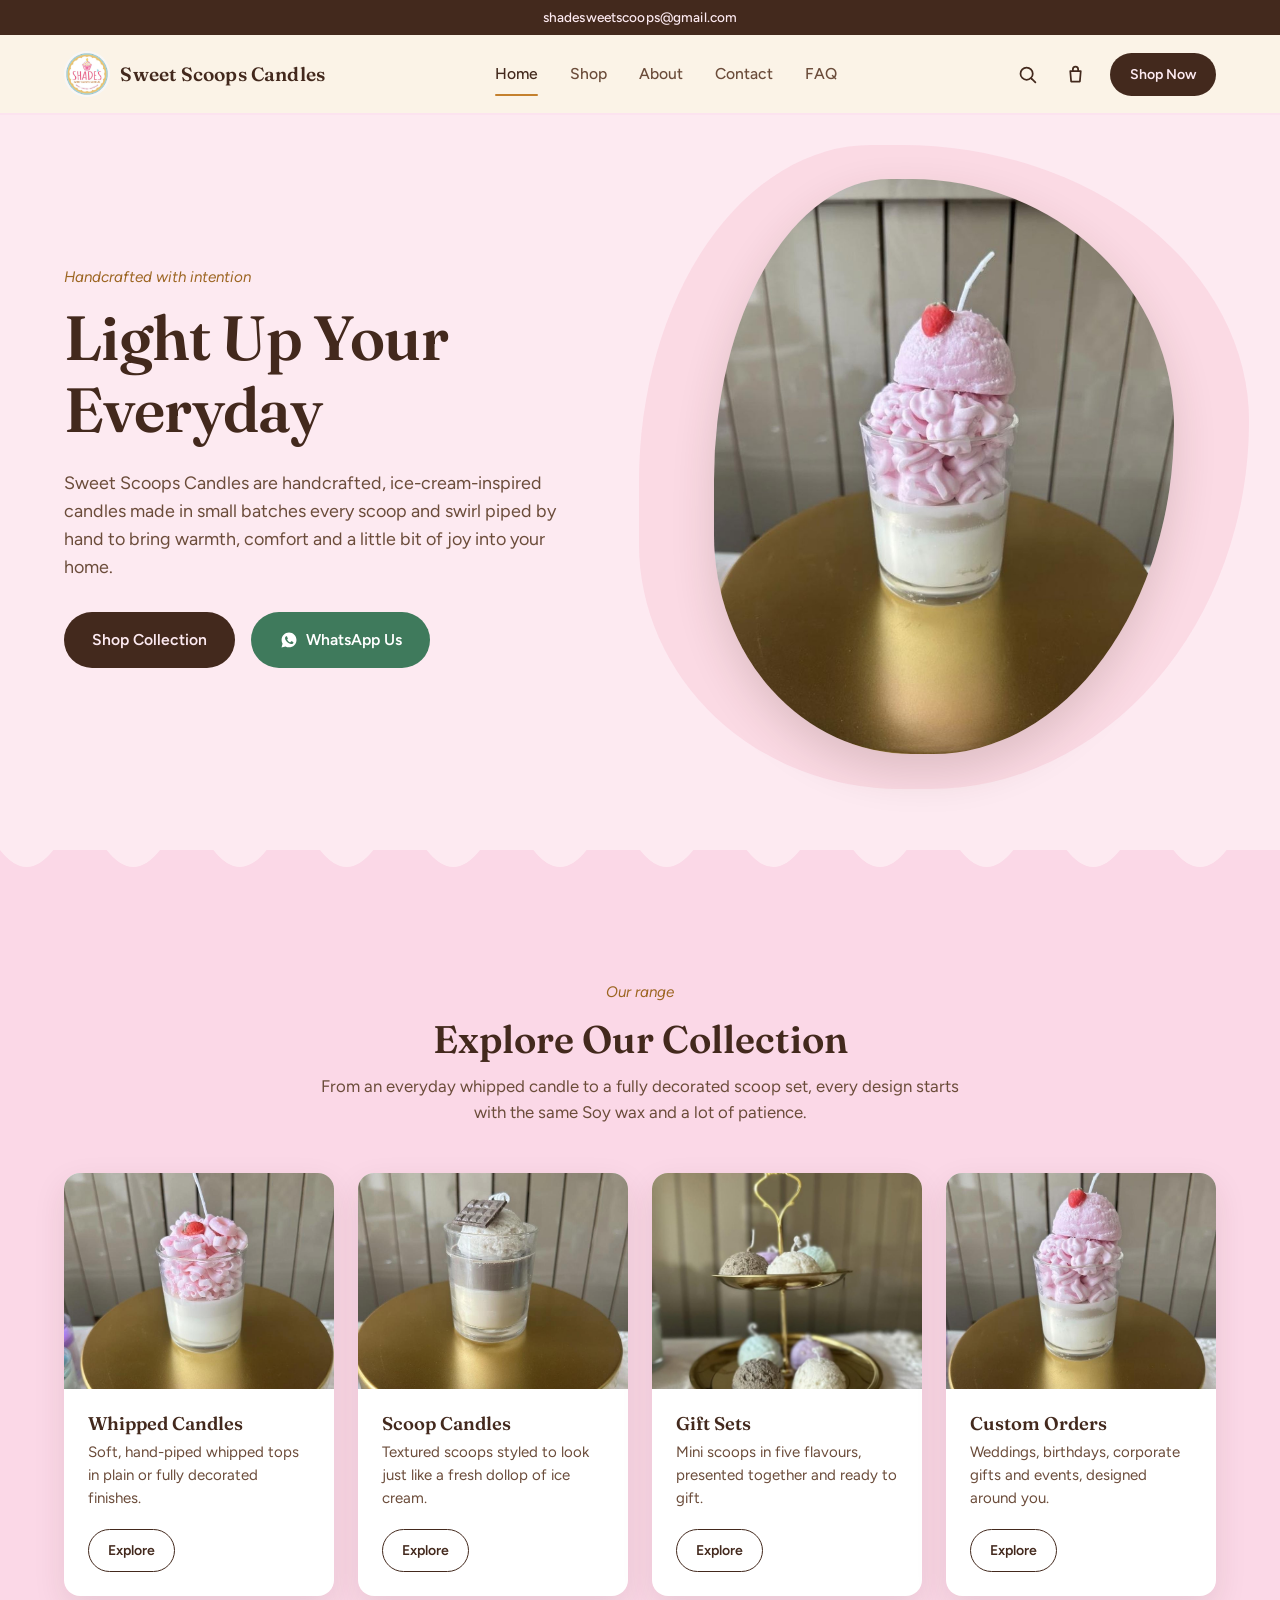
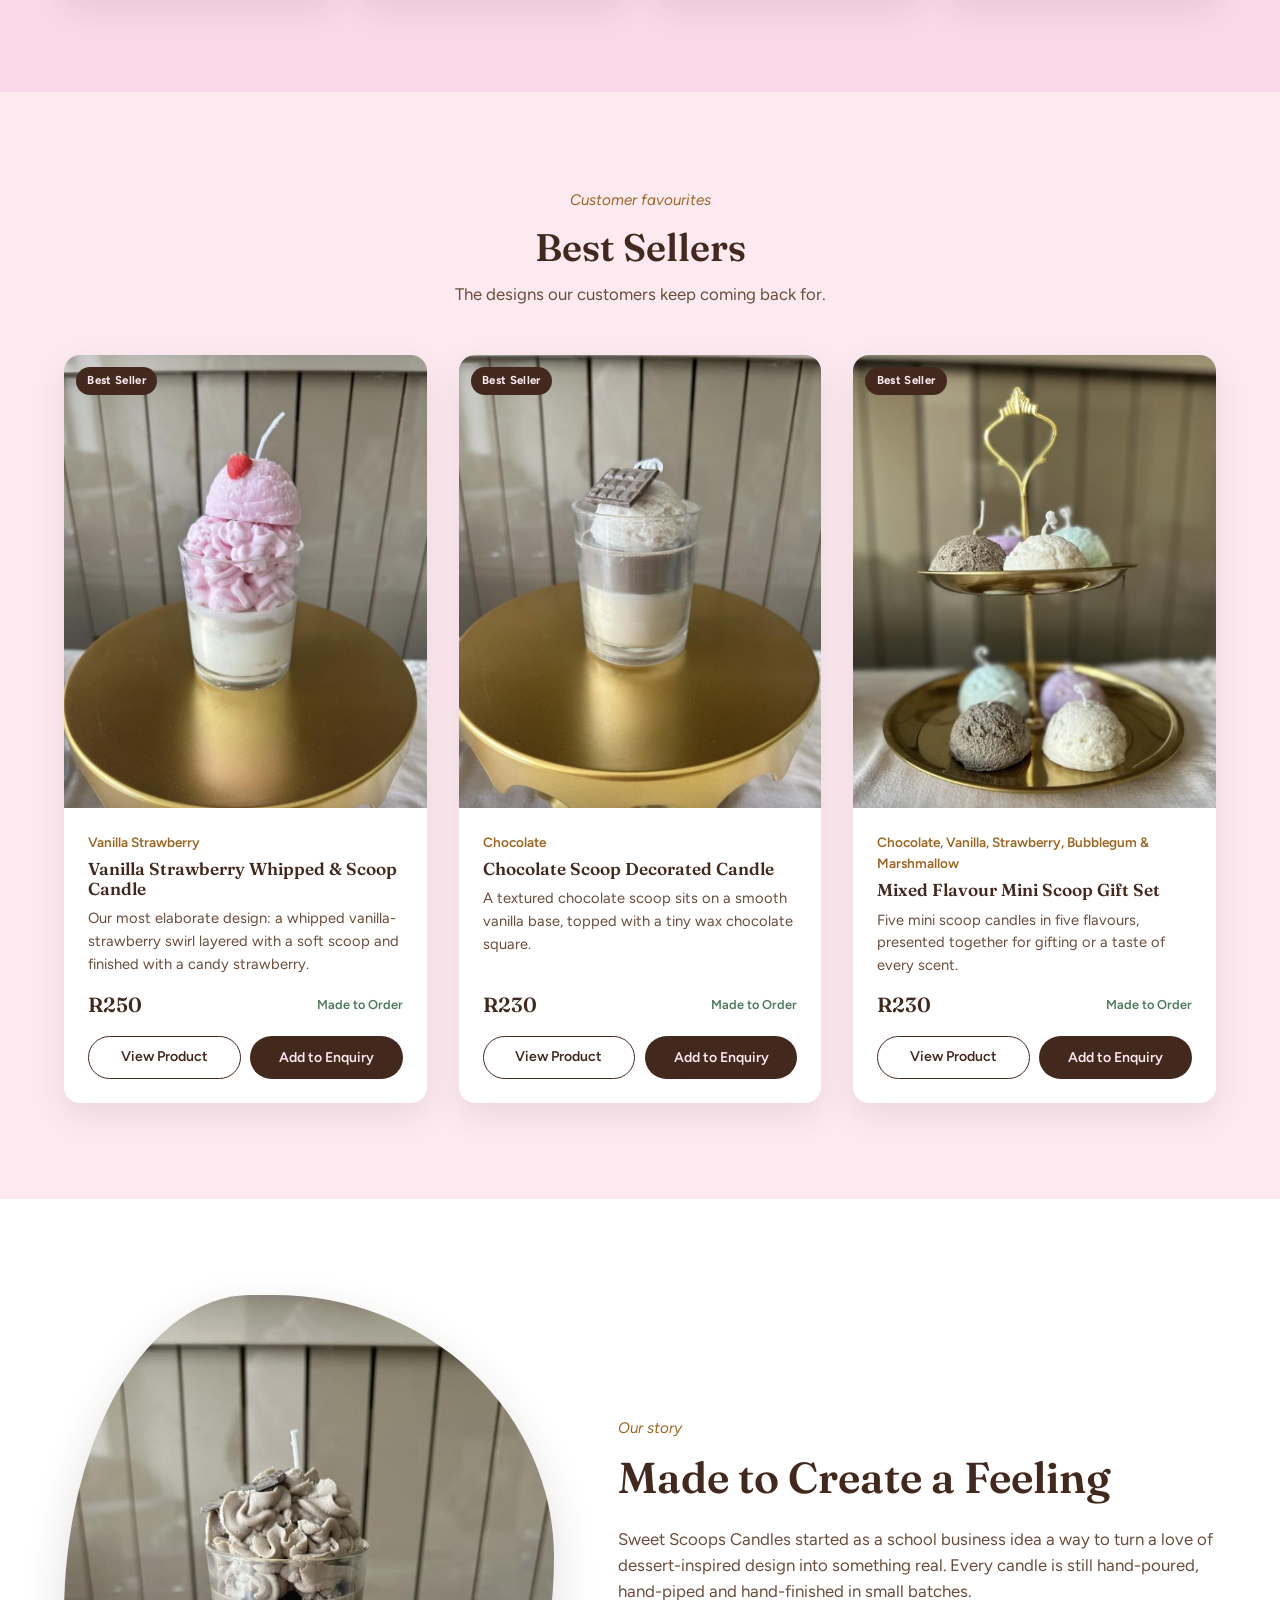
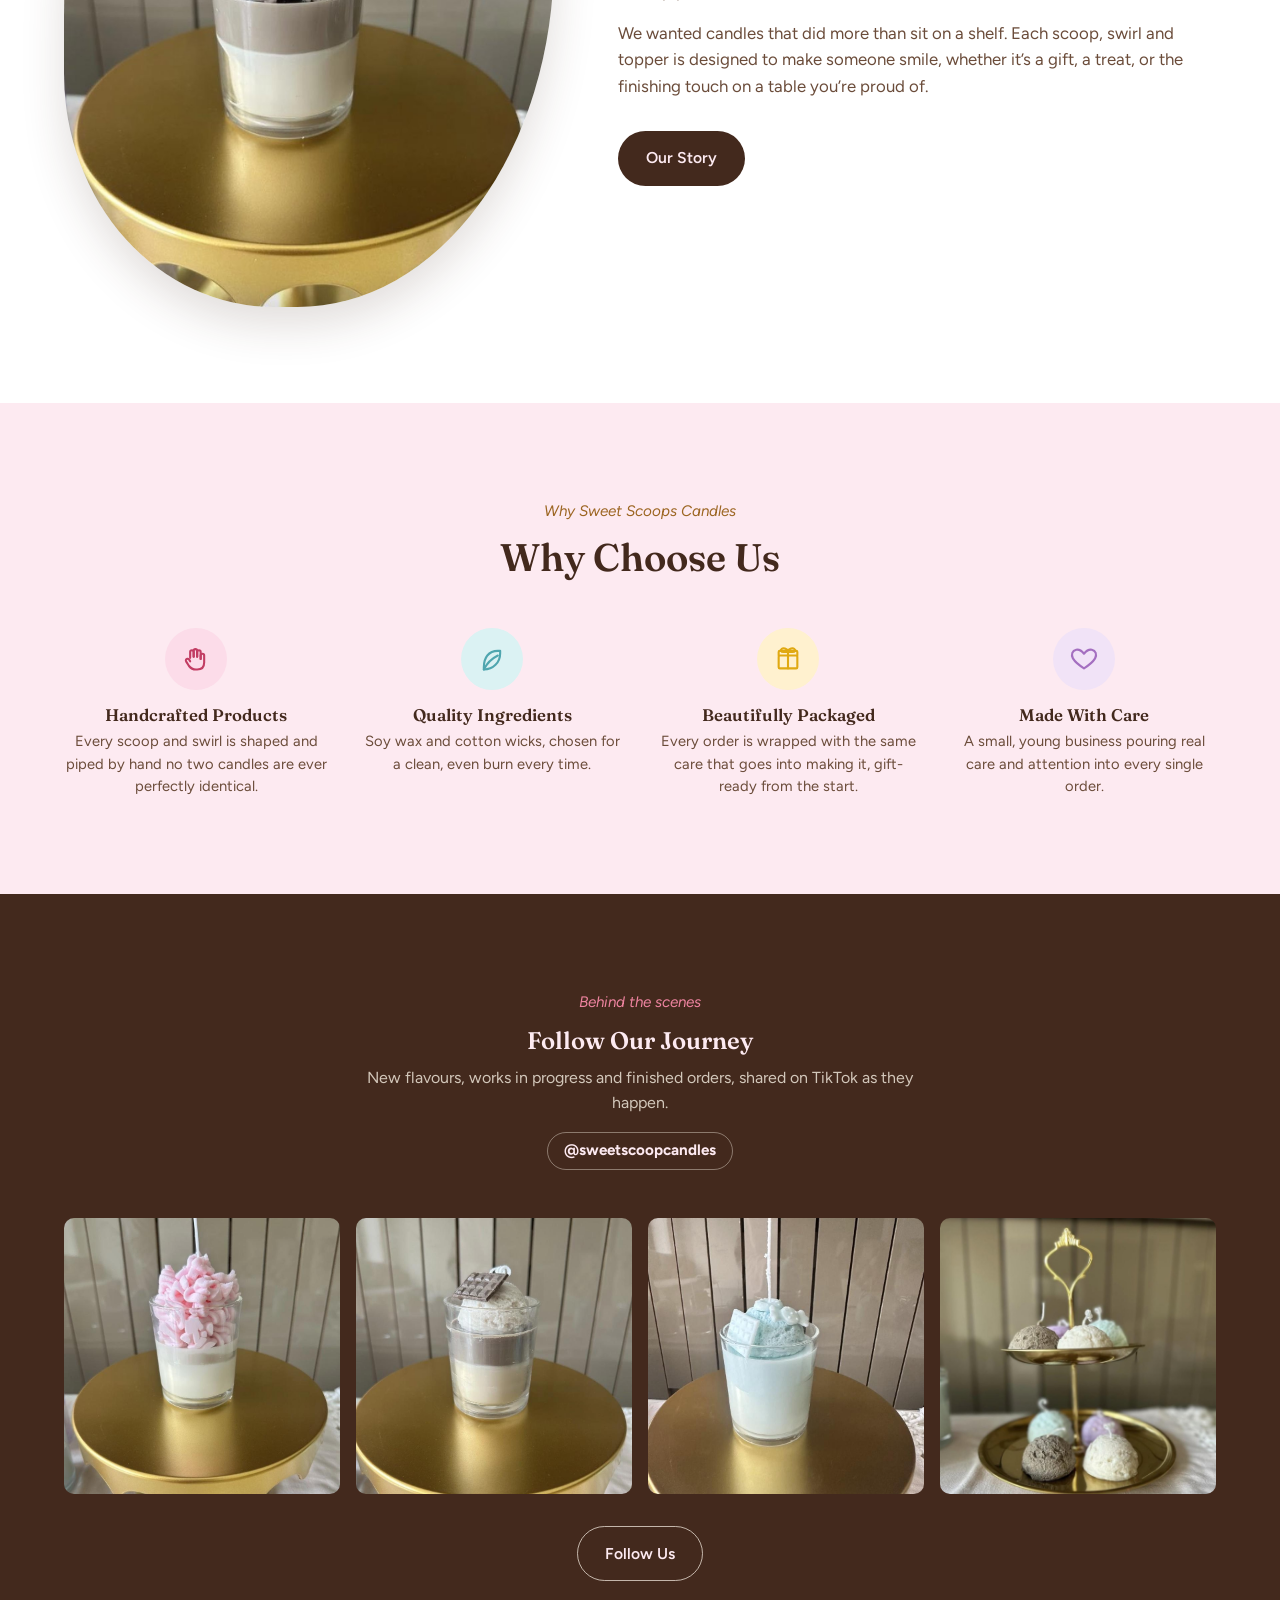
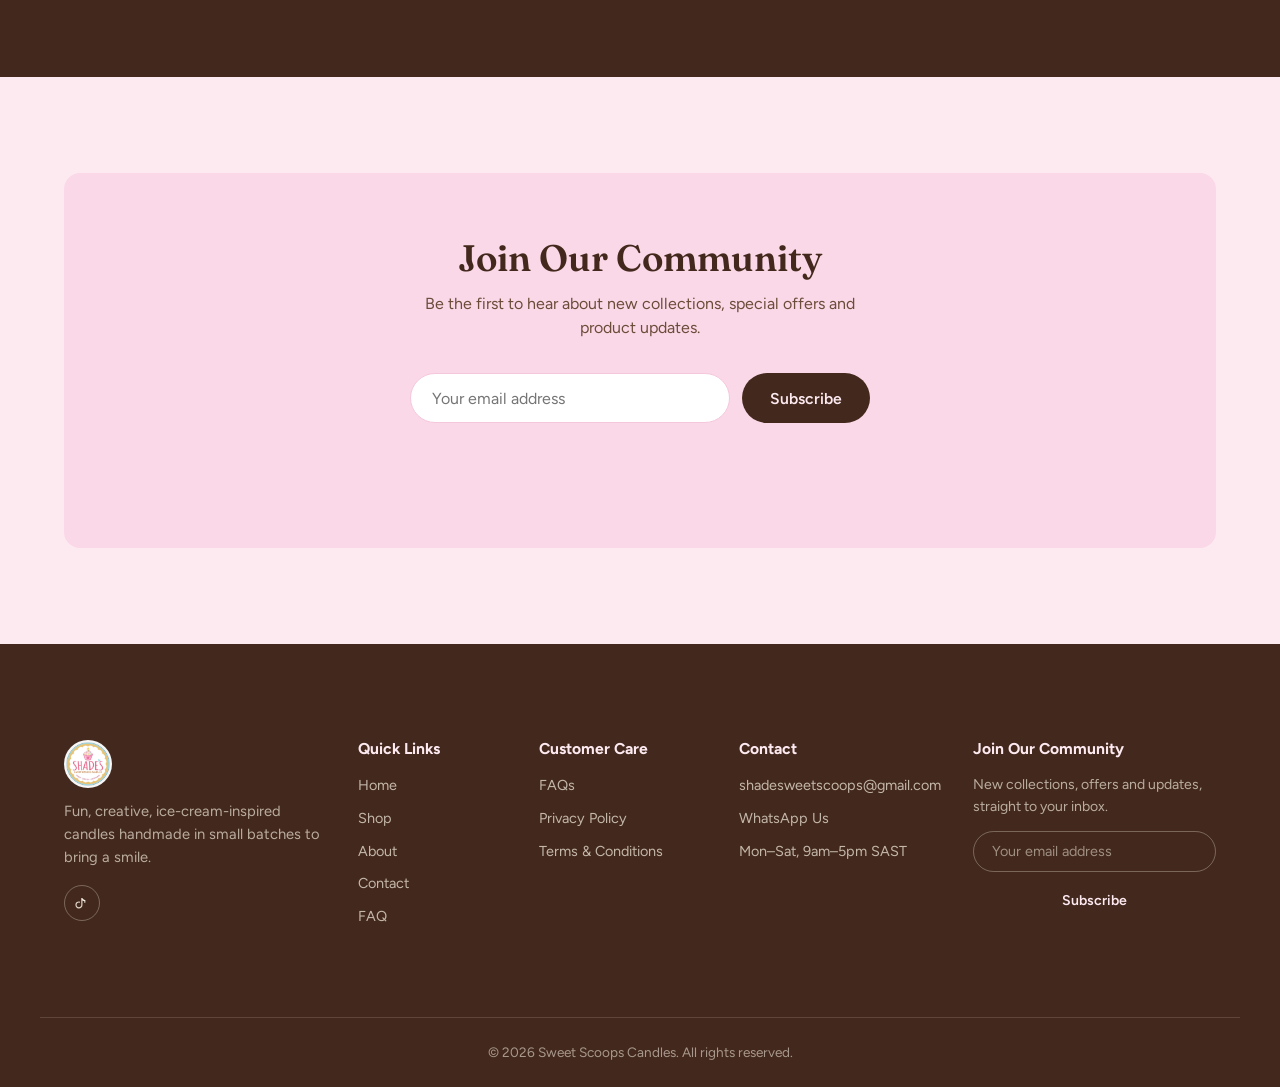
<file: index.html>
<!DOCTYPE html>
<html lang="en">
<head>
<meta charset="UTF-8">
<meta name="viewport" content="width=device-width, initial-scale=1.0">
<title>Sweet Scoops Candles Handcrafted Ice-Cream Inspired Candles</title>
<meta name="description" content="Handcrafted, ice-cream-inspired scoop and whipped candles made in small batches. Browse the collection and order via WhatsApp or email. No online payment needed.">
<link rel="canonical" href="https://sweetscoopcandles.co.za/" id="canonicalLink">
<meta property="og:type" content="website">
<meta property="og:site_name" content="Sweet Scoops Candles">
<meta property="og:title" content="Sweet Scoops Candles Handcrafted Ice-Cream Inspired Candles" id="ogTitle">
<meta property="og:description" content="Handcrafted, ice-cream-inspired scoop and whipped candles made in small batches. Browse the collection and order via WhatsApp or email. No online payment needed." id="ogDescription">
<meta property="og:image" content="https://sweetscoopcandles.co.za/images/lifestyle/hero-whipped-scoop.jpg" id="ogImage">
<meta property="og:url" content="https://sweetscoopcandles.co.za/" id="ogUrl">
<meta property="og:locale" content="en_ZA">
<meta name="twitter:card" content="summary_large_image">
<meta name="twitter:title" content="Sweet Scoops Candles Handcrafted Ice-Cream Inspired Candles" id="twitterTitle">
<meta name="twitter:description" content="Handcrafted, ice-cream-inspired scoop and whipped candles made in small batches. Browse the collection and order via WhatsApp or email. No online payment needed." id="twitterDescription">
<meta name="twitter:image" content="https://sweetscoopcandles.co.za/images/lifestyle/hero-whipped-scoop.jpg" id="twitterImage">
<link rel="icon" href="images/logo.jpg">
<link rel="stylesheet" href="css/style.css">
<script type="application/ld+json">
{
  "@context": "https://schema.org",
  "@type": "LocalBusiness",
  "@id": "https://sweetscoopcandles.co.za/#business",
  "name": "Sweet Scoops Candles",
  "description": "Handcrafted, ice-cream-inspired scoop and whipped candles made in small batches in South Africa.",
  "url": "https://sweetscoopcandles.co.za/",
  "email": "shadesweetscoops@gmail.com",
  "image": "https://sweetscoopcandles.co.za/images/logo.jpg",
  "logo": "https://sweetscoopcandles.co.za/images/logo.jpg",
  "priceRange": "R50 - R250",
  "areaServed": "ZA",
  "sameAs": ["https://www.tiktok.com/@sweetscoopcandles"]
}
</script>
</head>
<body data-page="home">
<a href="#main" class="skip-link">Skip to content</a>

<header class="site-header">
  <div class="header-topbar">
    <div class="container header-topbar-inner">
      <a href="mailto:shadesweetscoops@gmail.com" data-email-link class="header-email">
        <svg viewBox="0 0 24 24" fill="none" stroke="currentColor" stroke-width="1.8" stroke-linecap="round" stroke-linejoin="round"><rect x="3" y="5" width="18" height="14" rx="2"/><path d="m3 7 9 6 9-6"/></svg>
        shadesweetscoops@gmail.com
      </a>
    </div>
  </div>
  <div class="container header-inner">
    <a href="index.html" class="brand">
      <img src="images/logo.jpg" alt="Sweet Scoops Candles logo" class="brand-logo" width="46" height="46">
      <span class="brand-name">Sweet Scoops Candles</span>
    </a>
    <nav class="main-nav" aria-label="Primary">
      <a href="index.html" class="nav-link" data-nav="home">Home</a>
      <a href="shop.html" class="nav-link" data-nav="shop">Shop</a>
      <a href="about.html" class="nav-link" data-nav="about">About</a>
      <a href="contact.html" class="nav-link" data-nav="contact">Contact</a>
      <a href="faq.html" class="nav-link" data-nav="faq">FAQ</a>
    </nav>
    <div class="header-actions">
      <button class="icon-btn" id="searchToggle" aria-label="Search products" aria-expanded="false">
        <svg viewBox="0 0 24 24" fill="none" stroke="currentColor" stroke-width="2" stroke-linecap="round"><circle cx="11" cy="11" r="7"/><line x1="21" y1="21" x2="16.65" y2="16.65"/></svg>
      </button>
      <a href="enquiry.html" class="icon-btn" aria-label="Enquiry Bag">
        <svg viewBox="0 0 24 24" fill="none" stroke="currentColor" stroke-width="2" stroke-linecap="round" stroke-linejoin="round"><path d="M6 8h12l-1 12H7L6 8Z"/><path d="M9 8V6a3 3 0 0 1 6 0v2"/></svg>
        <span class="badge-count" data-bag-count style="display:none;">0</span>
      </a>
      <a href="shop.html" class="btn btn-primary btn-sm shop-now-btn">Shop Now</a>
      <button class="hamburger" id="hamburgerBtn" aria-label="Open menu" aria-expanded="false">
        <span></span><span></span><span></span>
      </button>
    </div>
  </div>
  <div class="search-panel" id="searchPanel">
    <div class="container search-panel-inner">
      <input type="search" id="headerSearchInput" placeholder="Search candles, flavours, gift sets…" aria-label="Search products">
      <button class="btn btn-primary btn-sm" id="headerSearchBtn">Search</button>
      <button class="icon-btn" id="searchClose" aria-label="Close search">
        <svg viewBox="0 0 24 24" fill="none" stroke="currentColor" stroke-width="2" stroke-linecap="round"><line x1="18" y1="6" x2="6" y2="18"/><line x1="6" y1="6" x2="18" y2="18"/></svg>
      </button>
    </div>
  </div>
  <nav class="mobile-nav" id="mobileNav" aria-label="Mobile">
    <a href="index.html" class="mobile-nav-link" data-nav="home">Home</a>
    <a href="shop.html" class="mobile-nav-link" data-nav="shop">Shop</a>
    <a href="about.html" class="mobile-nav-link" data-nav="about">About</a>
    <a href="contact.html" class="mobile-nav-link" data-nav="contact">Contact</a>
    <a href="faq.html" class="mobile-nav-link" data-nav="faq">FAQ</a>
    <a href="enquiry.html" class="mobile-nav-link" data-nav="enquiry">Enquiry Bag (<span data-bag-count>0</span>)</a>
    <a href="shop.html" class="btn btn-primary btn-block">Shop Now</a>
  </nav>
</header>

<main id="main">

  <section class="hero">
    <div class="container hero-inner">
      <div class="hero-copy">
        <span class="eyebrow">Handcrafted with intention</span>
        <h1>Light Up Your Everyday</h1>
        <p>Sweet Scoops Candles are handcrafted, ice-cream-inspired candles made in small batches every scoop and swirl piped by hand to bring warmth, comfort and a little bit of joy into your home.</p>
        <div class="hero-actions">
          <a href="shop.html" class="btn btn-primary">Shop Collection</a>
          <a href="#" class="btn btn-whatsapp" data-whatsapp-link data-whatsapp-message="Hi! I'd love to find out more about your candles.">
            <svg width="18" height="18" viewBox="0 0 24 24" fill="currentColor"><path d="M12.04 2C6.58 2 2.13 6.45 2.13 11.91c0 1.75.46 3.45 1.32 4.95L2 22l5.29-1.39a9.9 9.9 0 0 0 4.75 1.21h.01c5.46 0 9.91-4.45 9.91-9.91C21.96 6.45 17.5 2 12.04 2Zm5.8 14.02c-.24.68-1.4 1.31-1.93 1.36-.5.05-.98.23-3.29-.7-2.79-1.13-4.58-3.94-4.72-4.13-.14-.19-1.13-1.5-1.13-2.86 0-1.36.71-2.03.97-2.3.24-.26.53-.32.7-.32h.5c.16 0 .38-.03.58.44.24.57.8 1.96.87 2.1.07.15.11.32.02.51-.09.19-.14.31-.28.47-.14.16-.29.36-.42.48-.14.14-.28.29-.12.57.16.28.71 1.17 1.53 1.9 1.05.94 1.94 1.23 2.22 1.37.28.14.44.12.61-.07.16-.19.68-.79.87-1.06.19-.27.37-.22.62-.13.26.09 1.63.77 1.91.91.28.14.47.21.54.33.07.12.07.68-.17 1.36Z"/></svg>
            WhatsApp Us
          </a>
        </div>
      </div>
      <div class="hero-media">
        <img src="images/lifestyle/hero-whipped-scoop.jpg" alt="Vanilla strawberry whipped and scoop candle, styled on a gold stand" width="700" height="848">
      </div>
    </div>
  </section>

  <svg class="scallop-divider" viewBox="0 0 400 20" preserveAspectRatio="none" aria-hidden="true">
    <path d="M0 0 Q 8.33 20 16.67 0 T 33.33 0 T 50 0 T 66.67 0 T 83.33 0 T 100 0 T 116.67 0 T 133.33 0 T 150 0 T 166.67 0 T 183.33 0 T 200 0 T 216.67 0 T 233.33 0 T 250 0 T 266.67 0 T 283.33 0 T 300 0 T 316.67 0 T 333.33 0 T 350 0 T 366.67 0 T 383.33 0 T 400 0 V20 H0 Z" fill="var(--cream-deep)"/>
  </svg>

  <section class="section-alt" style="background:var(--cream-deep);">
    <div class="container">
      <div class="section-head centered">
        <span class="eyebrow">Our range</span>
        <h2>Explore Our Collection</h2>
        <p>From an everyday whipped candle to a fully decorated scoop set, every design starts with the same Soy wax and a lot of patience.</p>
      </div>
      <div class="collection-grid">
        <article class="collection-card">
          <div class="collection-card-media"><img src="images/products/whipped-decorated-vanilla-strawberry.jpg" alt="Whipped candle with strawberry topping" loading="lazy" width="500" height="400"></div>
          <div class="collection-card-body">
            <h3>Whipped Candles</h3>
            <p>Soft, hand-piped whipped tops in plain or fully decorated finishes.</p>
            <a href="shop.html#category=whipped" class="btn btn-secondary btn-sm">Explore</a>
          </div>
        </article>
        <article class="collection-card">
          <div class="collection-card-media"><img src="images/products/scoop-decorated-chocolate.jpg" alt="Chocolate scoop candle in a glass tumbler" loading="lazy" width="500" height="400"></div>
          <div class="collection-card-body">
            <h3>Scoop Candles</h3>
            <p>Textured scoops styled to look just like a fresh dollop of ice cream.</p>
            <a href="shop.html#category=scoop" class="btn btn-secondary btn-sm">Explore</a>
          </div>
        </article>
        <article class="collection-card">
          <div class="collection-card-media"><img src="images/lifestyle/variety-stand.jpg" alt="Mixed flavour mini scoop candles on a tiered stand" loading="lazy" width="500" height="400"></div>
          <div class="collection-card-body">
            <h3>Gift Sets</h3>
            <p>Mini scoops in five flavours, presented together and ready to gift.</p>
            <a href="shop.html#category=giftset" class="btn btn-secondary btn-sm">Explore</a>
          </div>
        </article>
        <article class="collection-card">
          <div class="collection-card-media"><img src="images/products/whipped-scoop-vanilla-strawberry.jpg" alt="Custom decorated candle example" loading="lazy" width="500" height="400"></div>
          <div class="collection-card-body">
            <h3>Custom Orders</h3>
            <p>Weddings, birthdays, corporate gifts and events, designed around you.</p>
            <a href="contact.html#custom" class="btn btn-secondary btn-sm">Explore</a>
          </div>
        </article>
      </div>
    </div>
  </section>

  <section>
    <div class="container">
      <div class="section-head centered">
        <span class="eyebrow">Customer favourites</span>
        <h2>Best Sellers</h2>
        <p>The designs our customers keep coming back for.</p>
      </div>
      <div class="product-grid" id="bestSellersGrid">
        <!-- Rendered by js/main.js renderBestSellers() -->
      </div>
    </div>
  </section>

  <section class="section-alt">
    <div class="container editorial">
      <div class="editorial-media">
        <img src="images/lifestyle/brand-story.jpg" alt="Chocolate whipped decorated candle on a gold stand" width="600" height="727">
      </div>
      <div class="editorial-copy">
        <span class="eyebrow">Our story</span>
        <h2>Made to Create a Feeling</h2>
        <p>Sweet Scoops Candles started as a school business idea a way to turn a love of dessert-inspired design into something real. Every candle is still hand-poured, hand-piped and hand-finished in small batches.</p>
        <p>We wanted candles that did more than sit on a shelf. Each scoop, swirl and topper is designed to make someone smile, whether it&rsquo;s a gift, a treat, or the finishing touch on a table you&rsquo;re proud of.</p>
        <a href="about.html" class="btn btn-primary">Our Story</a>
      </div>
    </div>
  </section>

  <section>
    <div class="container">
      <div class="section-head centered">
        <span class="eyebrow">Why Sweet Scoops Candles</span>
        <h2>Why Choose Us</h2>
      </div>
      <div class="benefits-grid">
        <div class="benefit">
          <div class="benefit-icon"><svg viewBox="0 0 24 24" fill="none" stroke="currentColor" stroke-width="1.8" stroke-linecap="round" stroke-linejoin="round"><path d="M7 11V6a1.5 1.5 0 0 1 3 0v4"/><path d="M10 10V5a1.5 1.5 0 0 1 3 0v5"/><path d="M13 10V6a1.5 1.5 0 0 1 3 0v6"/><path d="M16 12V9a1.5 1.5 0 0 1 3 0v6c0 3.5-2 6-6 6h-1c-3 0-4.5-1-6-3l-2.5-4c-.5-.9 0-2 1-2.2.7-.1 1.3.2 1.7.8L7 14"/></svg></div>
          <h3>Handcrafted Products</h3>
          <p>Every scoop and swirl is shaped and piped by hand no two candles are ever perfectly identical.</p>
        </div>
        <div class="benefit">
          <div class="benefit-icon"><svg viewBox="0 0 24 24" fill="none" stroke="currentColor" stroke-width="1.8" stroke-linecap="round" stroke-linejoin="round"><path d="M5 21c8 0 14-6 14-14V5h-2C9 5 5 11 5 19v2Z"/><path d="M5 21c3-6 6-9 12-12"/></svg></div>
          <h3>Quality Ingredients</h3>
          <p>Soy wax and cotton wicks, chosen for a clean, even burn every time.</p>
        </div>
        <div class="benefit">
          <div class="benefit-icon"><svg viewBox="0 0 24 24" fill="none" stroke="currentColor" stroke-width="1.8" stroke-linecap="round" stroke-linejoin="round"><rect x="4" y="9" width="16" height="11" rx="1"/><path d="M4 9V6a1 1 0 0 1 1-1h14a1 1 0 0 1 1 1v3"/><path d="M12 5v15"/><path d="M12 5c-1.2-2-4-3-5.5-1.6C5.1 4.5 6 6 8 6h4Z"/><path d="M12 5c1.2-2 4-3 5.5-1.6C18.9 4.5 18 6 16 6h-4Z"/></svg></div>
          <h3>Beautifully Packaged</h3>
          <p>Every order is wrapped with the same care that goes into making it, gift-ready from the start.</p>
        </div>
        <div class="benefit">
          <div class="benefit-icon"><svg viewBox="0 0 24 24" fill="none" stroke="currentColor" stroke-width="1.8" stroke-linecap="round" stroke-linejoin="round"><path d="M12 20s-7-4.35-9.5-8.5C.7 8.2 2 4.8 5.3 4.1 7.6 3.6 10 5 12 7.5 14 5 16.4 3.6 18.7 4.1 22 4.8 23.3 8.2 21.5 11.5 19 15.65 12 20 12 20Z"/></svg></div>
          <h3>Made With Care</h3>
          <p>A small, young business pouring real care and attention into every single order.</p>
        </div>
      </div>
    </div>
  </section>

  <section class="social-section">
    <div class="container">
      <div class="social-head">
        <span class="eyebrow">Behind the scenes</span>
        <h2>Follow Our Journey</h2>
        <p>New flavours, works in progress and finished orders, shared on TikTok as they happen.</p>
        <span class="social-handle" data-tiktok-handle>@sweetscoopcandles</span>
      </div>
      <div class="social-gallery">
        <img src="images/products/whipped-vanilla-strawberry.jpg" alt="Vanilla strawberry whipped candle" loading="lazy" width="400" height="400">
        <img src="images/products/scoop-decorated-chocolate.jpg" alt="Chocolate scoop decorated candle" loading="lazy" width="400" height="400">
        <img src="images/products/scoop-decorated-bubblegum.jpg" alt="Bubblegum scoop decorated candle" loading="lazy" width="400" height="400">
        <img src="images/lifestyle/variety-stand.jpg" alt="Variety of mini scoop candles on a stand" loading="lazy" width="400" height="400">
      </div>
      <a href="#" class="btn btn-outline-light" data-tiktok-link>Follow Us</a>
    </div>
  </section>

  <section>
    <div class="container">
      <div class="newsletter">
        <h2>Join Our Community</h2>
        <p>Be the first to hear about new collections, special offers and product updates.</p>
        <form class="newsletter-form" id="homeNewsletterForm" novalidate>
          <input type="email" placeholder="Your email address" aria-label="Email address" required>
          <button type="submit" class="btn btn-primary">Subscribe</button>
        </form>
        <p class="form-msg" id="homeNewsletterMsg"></p>
      </div>
    </div>
  </section>

</main>

<footer class="site-footer">
  <div class="container footer-grid">
    <div class="footer-brand">
      <img src="images/logo.jpg" alt="Sweet Scoops Candles logo" class="footer-logo" width="48" height="48">
      <p>Fun, creative, ice-cream-inspired candles handmade in small batches to bring a smile.</p>
      <div class="social-links">
        <a href="#" aria-label="TikTok" data-tiktok-link>
          <svg viewBox="0 0 24 24" fill="none" stroke="currentColor" stroke-width="1.8" stroke-linecap="round" stroke-linejoin="round"><path d="M16 8.3c-1.9-.1-3.4-1.1-4.2-2.7v9.3a4.4 4.4 0 1 1-3.7-4.35"/><path d="M12 5.6c.7 1.6 2.3 2.7 4.2 2.7v2.4"/></svg>
        </a>
      </div>
    </div>
    <div class="footer-col">
      <h3>Quick Links</h3>
      <a href="index.html">Home</a>
      <a href="shop.html">Shop</a>
      <a href="about.html">About</a>
      <a href="contact.html">Contact</a>
      <a href="faq.html">FAQ</a>
    </div>
    <div class="footer-col">
      <h3>Customer Care</h3>
      <a href="faq.html">FAQs</a>
      <a href="privacy.html">Privacy Policy</a>
      <a href="terms.html">Terms &amp; Conditions</a>
    </div>
    <div class="footer-col">
      <h3>Contact</h3>
      <a href="mailto:shadesweetscoops@gmail.com" data-email-link>shadesweetscoops@gmail.com</a>
      <a href="#" data-whatsapp-link data-whatsapp-message="Hi! I'd like to get in touch.">WhatsApp Us</a>
      <span>Mon&ndash;Sat, 9am&ndash;5pm SAST</span>
    </div>
    <div class="footer-col footer-newsletter">
      <h3>Join Our Community</h3>
      <p style="font-size:0.88rem;color:rgba(251,243,231,0.65);margin-bottom:0.8rem;">New collections, offers and updates, straight to your inbox.</p>
      <form class="footer-newsletter-form" id="footerNewsletterForm" novalidate>
        <input type="email" placeholder="Your email address" aria-label="Email address" required>
        <button type="submit" class="btn btn-primary btn-sm">Subscribe</button>
      </form>
      <p class="form-msg" id="footerNewsletterMsg"></p>
    </div>
  </div>
  <div class="footer-bottom container">
    <p>&copy; <span id="footerYear">2026</span> Sweet Scoops Candles. All rights reserved.</p>
  </div>
</footer>

<script src="js/products.js"></script>
<script src="js/main.js"></script>
<script>
  wireNewsletterForm(document.getElementById("homeNewsletterForm"), document.getElementById("homeNewsletterMsg"));
</script>
</body>
</html>
</file>
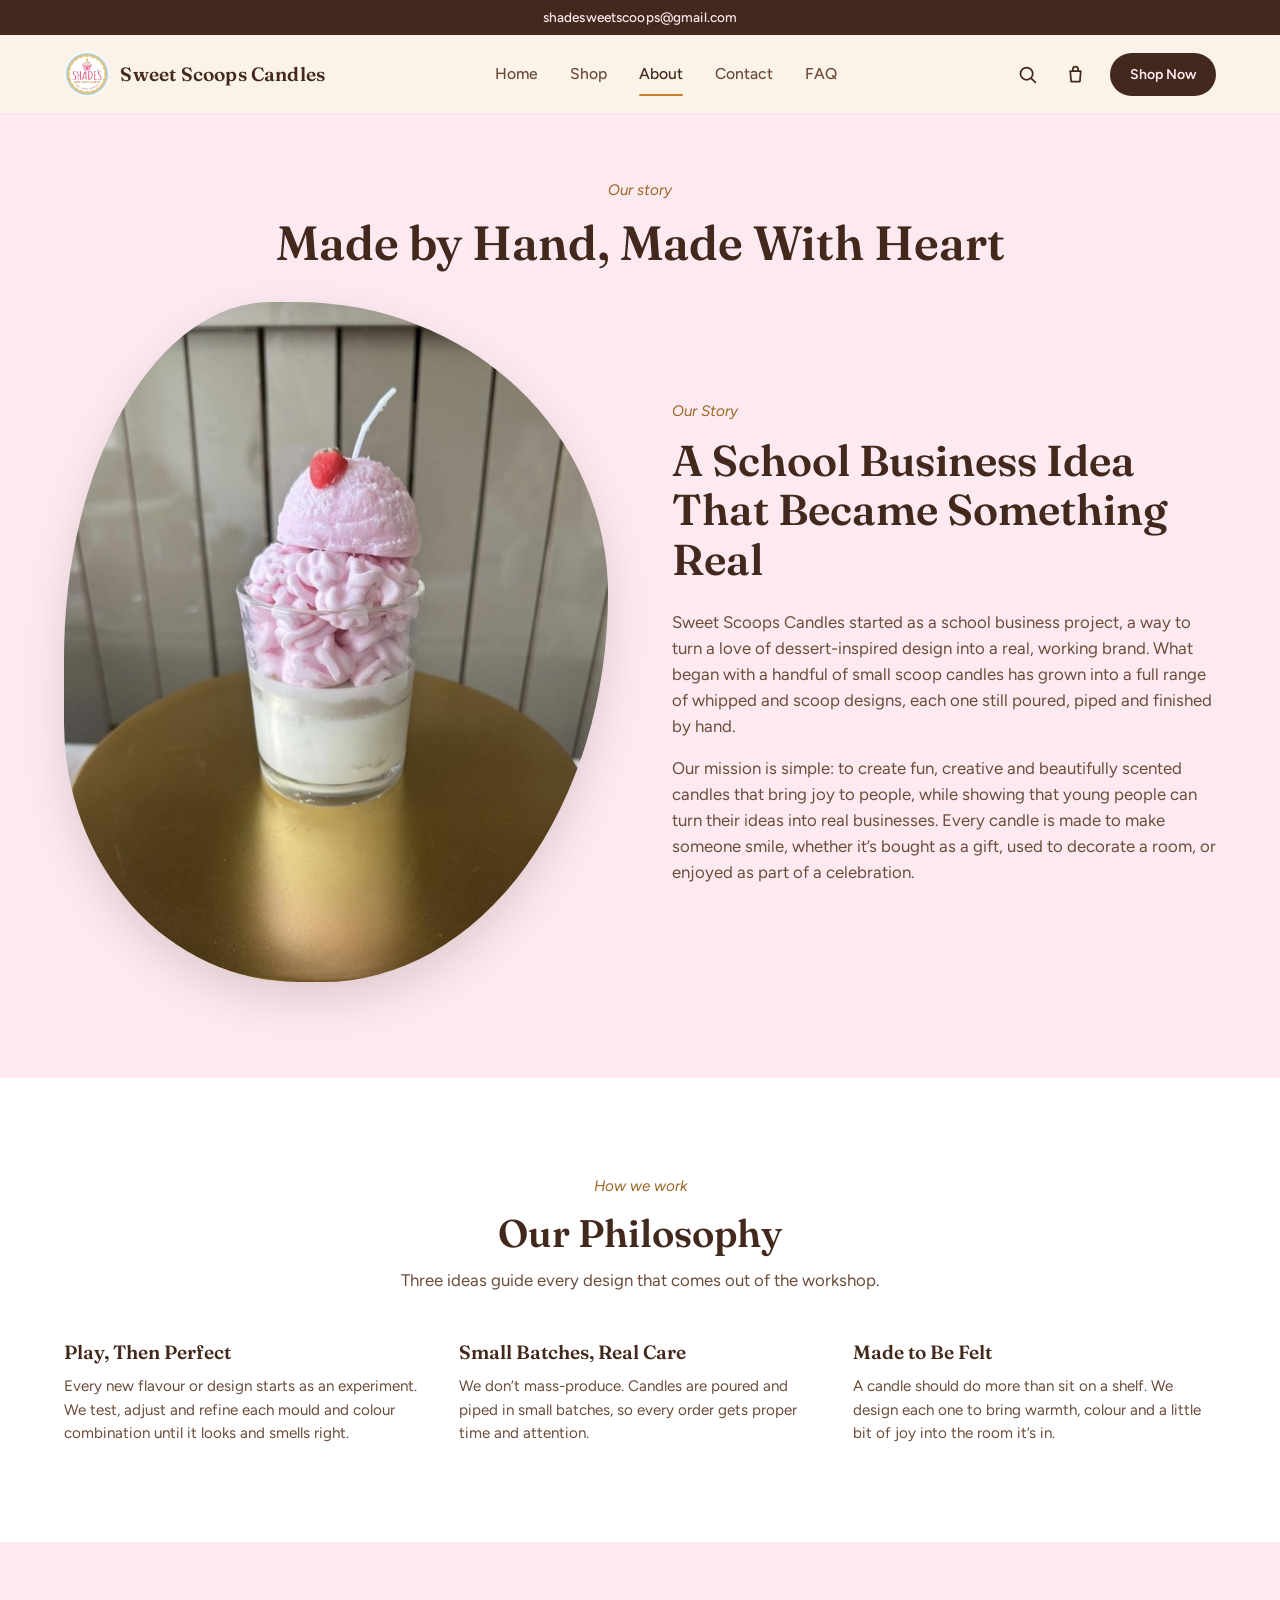
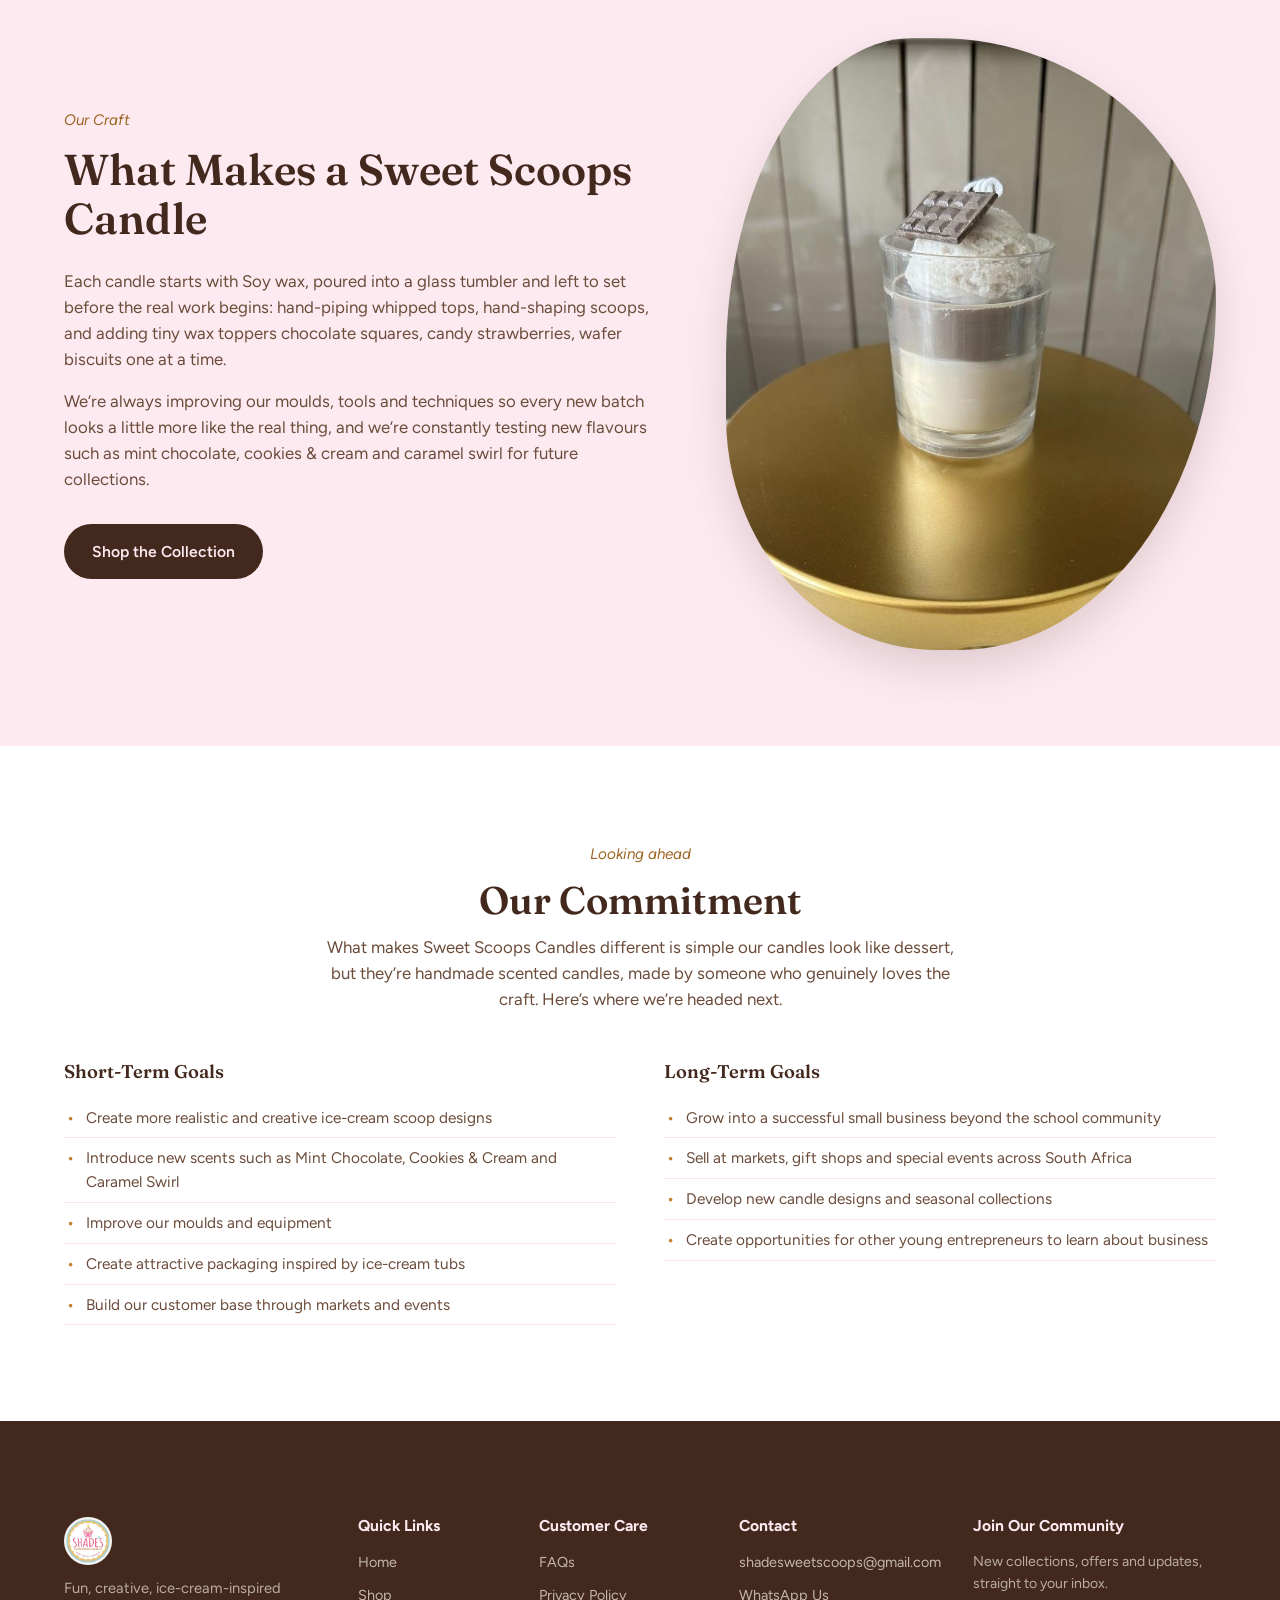
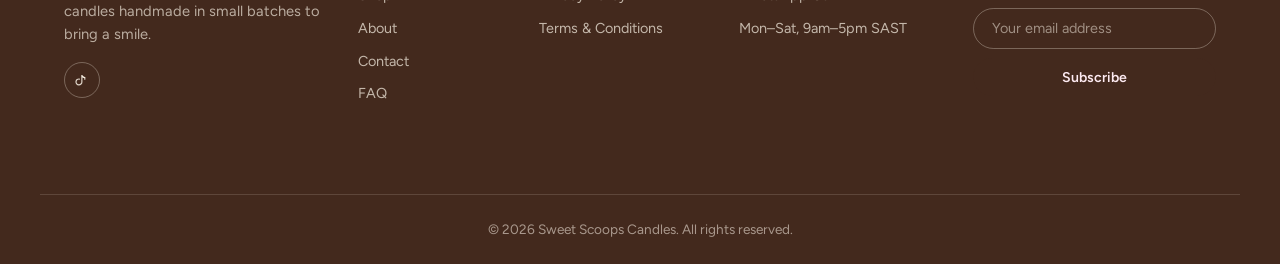
<file: about.html>
<!DOCTYPE html>
<html lang="en">
<head>
<meta charset="UTF-8">
<meta name="viewport" content="width=device-width, initial-scale=1.0">
<title>About Sweet Scoops Candles</title>
<meta name="description" content="The story behind Sweet Scoops Candles, a young South African candle brand handcrafting ice-cream-inspired candles in small batches.">
<link rel="canonical" href="https://sweetscoopcandles.co.za/about.html" id="canonicalLink">
<meta property="og:type" content="website">
<meta property="og:site_name" content="Sweet Scoops Candles">
<meta property="og:title" content="About Sweet Scoops Candles" id="ogTitle">
<meta property="og:description" content="The story behind Sweet Scoops Candles, a young South African candle brand handcrafting ice-cream-inspired candles in small batches." id="ogDescription">
<meta property="og:image" content="https://sweetscoopcandles.co.za/images/lifestyle/hero-whipped-scoop.jpg" id="ogImage">
<meta property="og:url" content="https://sweetscoopcandles.co.za/about.html" id="ogUrl">
<meta property="og:locale" content="en_ZA">
<meta name="twitter:card" content="summary_large_image">
<meta name="twitter:title" content="About Sweet Scoops Candles" id="twitterTitle">
<meta name="twitter:description" content="The story behind Sweet Scoops Candles, a young South African candle brand handcrafting ice-cream-inspired candles in small batches." id="twitterDescription">
<meta name="twitter:image" content="https://sweetscoopcandles.co.za/images/lifestyle/hero-whipped-scoop.jpg" id="twitterImage">
<link rel="icon" href="images/logo.jpg">
<link rel="stylesheet" href="css/style.css">
</head>
<body data-page="about">
<a href="#main" class="skip-link">Skip to content</a>

<header class="site-header">
  <div class="header-topbar">
    <div class="container header-topbar-inner">
      <a href="mailto:shadesweetscoops@gmail.com" data-email-link class="header-email">
        <svg viewBox="0 0 24 24" fill="none" stroke="currentColor" stroke-width="1.8" stroke-linecap="round" stroke-linejoin="round"><rect x="3" y="5" width="18" height="14" rx="2"/><path d="m3 7 9 6 9-6"/></svg>
        shadesweetscoops@gmail.com
      </a>
    </div>
  </div>
  <div class="container header-inner">
    <a href="index.html" class="brand">
      <img src="images/logo.jpg" alt="Sweet Scoops Candles logo" class="brand-logo" width="46" height="46">
      <span class="brand-name">Sweet Scoops Candles</span>
    </a>
    <nav class="main-nav" aria-label="Primary">
      <a href="index.html" class="nav-link" data-nav="home">Home</a>
      <a href="shop.html" class="nav-link" data-nav="shop">Shop</a>
      <a href="about.html" class="nav-link" data-nav="about">About</a>
      <a href="contact.html" class="nav-link" data-nav="contact">Contact</a>
      <a href="faq.html" class="nav-link" data-nav="faq">FAQ</a>
    </nav>
    <div class="header-actions">
      <button class="icon-btn" id="searchToggle" aria-label="Search products" aria-expanded="false">
        <svg viewBox="0 0 24 24" fill="none" stroke="currentColor" stroke-width="2" stroke-linecap="round"><circle cx="11" cy="11" r="7"/><line x1="21" y1="21" x2="16.65" y2="16.65"/></svg>
      </button>
      <a href="enquiry.html" class="icon-btn" aria-label="Enquiry Bag">
        <svg viewBox="0 0 24 24" fill="none" stroke="currentColor" stroke-width="2" stroke-linecap="round" stroke-linejoin="round"><path d="M6 8h12l-1 12H7L6 8Z"/><path d="M9 8V6a3 3 0 0 1 6 0v2"/></svg>
        <span class="badge-count" data-bag-count style="display:none;">0</span>
      </a>
      <a href="shop.html" class="btn btn-primary btn-sm shop-now-btn">Shop Now</a>
      <button class="hamburger" id="hamburgerBtn" aria-label="Open menu" aria-expanded="false">
        <span></span><span></span><span></span>
      </button>
    </div>
  </div>
  <div class="search-panel" id="searchPanel">
    <div class="container search-panel-inner">
      <input type="search" id="headerSearchInput" placeholder="Search candles, flavours, gift sets…" aria-label="Search products">
      <button class="btn btn-primary btn-sm" id="headerSearchBtn">Search</button>
      <button class="icon-btn" id="searchClose" aria-label="Close search">
        <svg viewBox="0 0 24 24" fill="none" stroke="currentColor" stroke-width="2" stroke-linecap="round"><line x1="18" y1="6" x2="6" y2="18"/><line x1="6" y1="6" x2="18" y2="18"/></svg>
      </button>
    </div>
  </div>
  <nav class="mobile-nav" id="mobileNav" aria-label="Mobile">
    <a href="index.html" class="mobile-nav-link" data-nav="home">Home</a>
    <a href="shop.html" class="mobile-nav-link" data-nav="shop">Shop</a>
    <a href="about.html" class="mobile-nav-link" data-nav="about">About</a>
    <a href="contact.html" class="mobile-nav-link" data-nav="contact">Contact</a>
    <a href="faq.html" class="mobile-nav-link" data-nav="faq">FAQ</a>
    <a href="enquiry.html" class="mobile-nav-link" data-nav="enquiry">Enquiry Bag (<span data-bag-count>0</span>)</a>
    <a href="shop.html" class="btn btn-primary btn-block">Shop Now</a>
  </nav>
</header>

<main id="main">

  <section class="page-banner">
    <div class="container">
      <span class="eyebrow">Our story</span>
      <h1>Made by Hand, Made With Heart</h1>
    </div>
  </section>

  <section style="padding-top:0;">
    <div class="container about-hero">
      <img src="images/lifestyle/hero-whipped-scoop.jpg" alt="Vanilla strawberry whipped and scoop candle" width="600" height="727">
      <div>
        <span class="eyebrow">Our Story</span>
        <h2 style="font-size:clamp(1.9rem,3.4vw,2.7rem);margin-bottom:var(--sp-4);">A School Business Idea That Became Something Real</h2>
        <p style="color:var(--choc-soft);margin-bottom:var(--sp-3);font-size:1.05rem;">Sweet Scoops Candles started as a school business project, a way to turn a love of dessert-inspired design into a real, working brand. What began with a handful of small scoop candles has grown into a full range of whipped and scoop designs, each one still poured, piped and finished by hand.</p>
        <p style="color:var(--choc-soft);font-size:1.05rem;">Our mission is simple: to create fun, creative and beautifully scented candles that bring joy to people, while showing that young people can turn their ideas into real businesses. Every candle is made to make someone smile, whether it&rsquo;s bought as a gift, used to decorate a room, or enjoyed as part of a celebration.</p>
      </div>
    </div>
  </section>

  <section class="section-alt">
    <div class="container">
      <div class="section-head centered">
        <span class="eyebrow">How we work</span>
        <h2>Our Philosophy</h2>
        <p>Three ideas guide every design that comes out of the workshop.</p>
      </div>
      <div class="philosophy-grid">
        <div class="philosophy-card">
          <h3>Play, Then Perfect</h3>
          <p>Every new flavour or design starts as an experiment. We test, adjust and refine each mould and colour combination until it looks and smells right.</p>
        </div>
        <div class="philosophy-card">
          <h3>Small Batches, Real Care</h3>
          <p>We don&rsquo;t mass-produce. Candles are poured and piped in small batches, so every order gets proper time and attention.</p>
        </div>
        <div class="philosophy-card">
          <h3>Made to Be Felt</h3>
          <p>A candle should do more than sit on a shelf. We design each one to bring warmth, colour and a little bit of joy into the room it&rsquo;s in.</p>
        </div>
      </div>
    </div>
  </section>

  <section>
    <div class="container editorial reverse">
      <div class="editorial-media">
        <img src="images/products/scoop-decorated-chocolate.jpg" alt="Chocolate scoop decorated candle" width="600" height="750">
      </div>
      <div class="editorial-copy">
        <span class="eyebrow">Our Craft</span>
        <h2>What Makes a Sweet Scoops Candle</h2>
        <p>Each candle starts with Soy wax, poured into a glass tumbler and left to set before the real work begins: hand-piping whipped tops, hand-shaping scoops, and adding tiny wax toppers  chocolate squares, candy strawberries, wafer biscuits one at a time.</p>
        <p>We&rsquo;re always improving our moulds, tools and techniques so every new batch looks a little more like the real thing, and we&rsquo;re constantly testing new flavours such as mint chocolate, cookies &amp; cream and caramel swirl for future collections.</p>
        <a href="shop.html" class="btn btn-primary">Shop the Collection</a>
      </div>
    </div>
  </section>

  <section class="section-alt">
    <div class="container">
      <div class="section-head centered">
        <span class="eyebrow">Looking ahead</span>
        <h2>Our Commitment</h2>
        <p>What makes Sweet Scoops Candles different is simple our candles look like dessert, but they&rsquo;re handmade scented candles, made by someone who genuinely loves the craft. Here&rsquo;s where we&rsquo;re headed next.</p>
      </div>
      <div class="goals-columns">
        <div>
          <h3>Short-Term Goals</h3>
          <ul>
            <li>Create more realistic and creative ice-cream scoop designs</li>
            <li>Introduce new scents such as Mint Chocolate, Cookies &amp; Cream and Caramel Swirl</li>
            <li>Improve our moulds and equipment</li>
            <li>Create attractive packaging inspired by ice-cream tubs</li>
            <li>Build our customer base through markets and events</li>
          </ul>
        </div>
        <div>
          <h3>Long-Term Goals</h3>
          <ul>
            <li>Grow into a successful small business beyond the school community</li>
            <li>Sell at markets, gift shops and special events across South Africa</li>
            <li>Develop new candle designs and seasonal collections</li>
            <li>Create opportunities for other young entrepreneurs to learn about business</li>
          </ul>
        </div>
      </div>
    </div>
  </section>

</main>

<footer class="site-footer">
  <div class="container footer-grid">
    <div class="footer-brand">
      <img src="images/logo.jpg" alt="Sweet Scoops Candles logo" class="footer-logo" width="48" height="48">
      <p>Fun, creative, ice-cream-inspired candles handmade in small batches to bring a smile.</p>
      <div class="social-links">
        <a href="#" aria-label="TikTok" data-tiktok-link>
          <svg viewBox="0 0 24 24" fill="none" stroke="currentColor" stroke-width="1.8" stroke-linecap="round" stroke-linejoin="round"><path d="M16 8.3c-1.9-.1-3.4-1.1-4.2-2.7v9.3a4.4 4.4 0 1 1-3.7-4.35"/><path d="M12 5.6c.7 1.6 2.3 2.7 4.2 2.7v2.4"/></svg>
        </a>
      </div>
    </div>
    <div class="footer-col">
      <h3>Quick Links</h3>
      <a href="index.html">Home</a>
      <a href="shop.html">Shop</a>
      <a href="about.html">About</a>
      <a href="contact.html">Contact</a>
      <a href="faq.html">FAQ</a>
    </div>
    <div class="footer-col">
      <h3>Customer Care</h3>
      <a href="faq.html">FAQs</a>
      <a href="privacy.html">Privacy Policy</a>
      <a href="terms.html">Terms &amp; Conditions</a>
    </div>
    <div class="footer-col">
      <h3>Contact</h3>
      <a href="mailto:shadesweetscoops@gmail.com" data-email-link>shadesweetscoops@gmail.com</a>
      <a href="#" data-whatsapp-link data-whatsapp-message="Hi! I'd like to get in touch.">WhatsApp Us</a>
      <span>Mon&ndash;Sat, 9am&ndash;5pm SAST</span>
    </div>
    <div class="footer-col footer-newsletter">
      <h3>Join Our Community</h3>
      <p style="font-size:0.88rem;color:rgba(251,243,231,0.65);margin-bottom:0.8rem;">New collections, offers and updates, straight to your inbox.</p>
      <form class="footer-newsletter-form" id="footerNewsletterForm" novalidate>
        <input type="email" placeholder="Your email address" aria-label="Email address" required>
        <button type="submit" class="btn btn-primary btn-sm">Subscribe</button>
      </form>
      <p class="form-msg" id="footerNewsletterMsg"></p>
    </div>
  </div>
  <div class="footer-bottom container">
    <p>&copy; <span id="footerYear">2026</span> Sweet Scoops Candles. All rights reserved.</p>
  </div>
</footer>

<script src="js/products.js"></script>
<script src="js/main.js"></script>
</body>
</html>
</file>
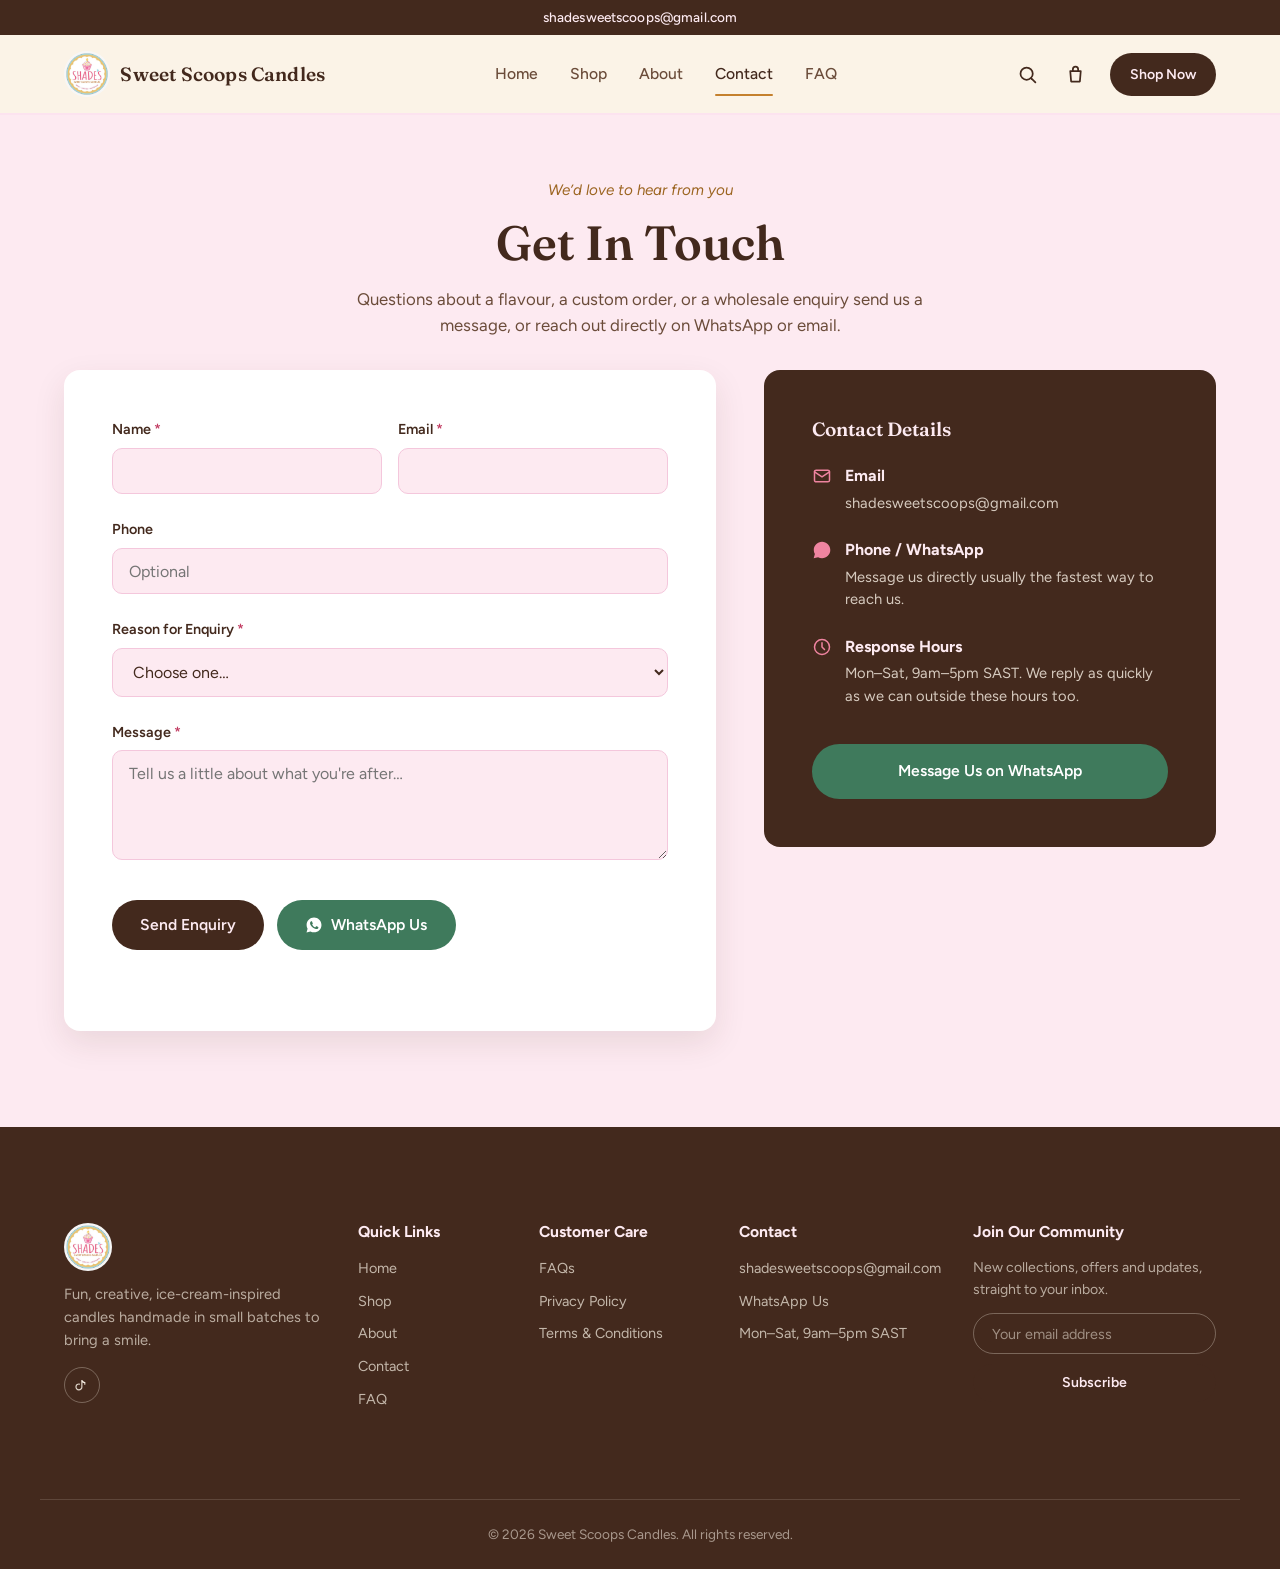
<file: contact.html>
<!DOCTYPE html>
<html lang="en">
<head>
<meta charset="UTF-8">
<meta name="viewport" content="width=device-width, initial-scale=1.0">
<title>Contact Sweet Scoops Candles</title>
<meta name="description" content="Get in touch about an order, a custom candle request or a wholesale enquiry via our contact form, WhatsApp or email.">
<link rel="canonical" href="https://sweetscoopcandles.co.za/contact.html" id="canonicalLink">
<meta property="og:type" content="website">
<meta property="og:site_name" content="Sweet Scoops Candles">
<meta property="og:title" content="Contact Sweet Scoops Candles" id="ogTitle">
<meta property="og:description" content="Get in touch about an order, a custom candle request or a wholesale enquiry via our contact form, WhatsApp or email." id="ogDescription">
<meta property="og:image" content="https://sweetscoopcandles.co.za/images/logo.jpg" id="ogImage">
<meta property="og:url" content="https://sweetscoopcandles.co.za/contact.html" id="ogUrl">
<meta property="og:locale" content="en_ZA">
<meta name="twitter:card" content="summary_large_image">
<meta name="twitter:title" content="Contact Sweet Scoops Candles" id="twitterTitle">
<meta name="twitter:description" content="Get in touch about an order, a custom candle request or a wholesale enquiry via our contact form, WhatsApp or email." id="twitterDescription">
<meta name="twitter:image" content="https://sweetscoopcandles.co.za/images/logo.jpg" id="twitterImage">
<link rel="icon" href="images/logo.jpg">
<link rel="stylesheet" href="css/style.css">
</head>
<body data-page="contact">
<a href="#main" class="skip-link">Skip to content</a>

<header class="site-header">
  <div class="header-topbar">
    <div class="container header-topbar-inner">
      <a href="mailto:shadesweetscoops@gmail.com" data-email-link class="header-email">
        <svg viewBox="0 0 24 24" fill="none" stroke="currentColor" stroke-width="1.8" stroke-linecap="round" stroke-linejoin="round"><rect x="3" y="5" width="18" height="14" rx="2"/><path d="m3 7 9 6 9-6"/></svg>
        shadesweetscoops@gmail.com
      </a>
    </div>
  </div>
  <div class="container header-inner">
    <a href="index.html" class="brand">
      <img src="images/logo.jpg" alt="Sweet Scoops Candles logo" class="brand-logo" width="46" height="46">
      <span class="brand-name">Sweet Scoops Candles</span>
    </a>
    <nav class="main-nav" aria-label="Primary">
      <a href="index.html" class="nav-link" data-nav="home">Home</a>
      <a href="shop.html" class="nav-link" data-nav="shop">Shop</a>
      <a href="about.html" class="nav-link" data-nav="about">About</a>
      <a href="contact.html" class="nav-link" data-nav="contact">Contact</a>
      <a href="faq.html" class="nav-link" data-nav="faq">FAQ</a>
    </nav>
    <div class="header-actions">
      <button class="icon-btn" id="searchToggle" aria-label="Search products" aria-expanded="false">
        <svg viewBox="0 0 24 24" fill="none" stroke="currentColor" stroke-width="2" stroke-linecap="round"><circle cx="11" cy="11" r="7"/><line x1="21" y1="21" x2="16.65" y2="16.65"/></svg>
      </button>
      <a href="enquiry.html" class="icon-btn" aria-label="Enquiry Bag">
        <svg viewBox="0 0 24 24" fill="none" stroke="currentColor" stroke-width="2" stroke-linecap="round" stroke-linejoin="round"><path d="M6 8h12l-1 12H7L6 8Z"/><path d="M9 8V6a3 3 0 0 1 6 0v2"/></svg>
        <span class="badge-count" data-bag-count style="display:none;">0</span>
      </a>
      <a href="shop.html" class="btn btn-primary btn-sm shop-now-btn">Shop Now</a>
      <button class="hamburger" id="hamburgerBtn" aria-label="Open menu" aria-expanded="false">
        <span></span><span></span><span></span>
      </button>
    </div>
  </div>
  <div class="search-panel" id="searchPanel">
    <div class="container search-panel-inner">
      <input type="search" id="headerSearchInput" placeholder="Search candles, flavours, gift sets…" aria-label="Search products">
      <button class="btn btn-primary btn-sm" id="headerSearchBtn">Search</button>
      <button class="icon-btn" id="searchClose" aria-label="Close search">
        <svg viewBox="0 0 24 24" fill="none" stroke="currentColor" stroke-width="2" stroke-linecap="round"><line x1="18" y1="6" x2="6" y2="18"/><line x1="6" y1="6" x2="18" y2="18"/></svg>
      </button>
    </div>
  </div>
  <nav class="mobile-nav" id="mobileNav" aria-label="Mobile">
    <a href="index.html" class="mobile-nav-link" data-nav="home">Home</a>
    <a href="shop.html" class="mobile-nav-link" data-nav="shop">Shop</a>
    <a href="about.html" class="mobile-nav-link" data-nav="about">About</a>
    <a href="contact.html" class="mobile-nav-link" data-nav="contact">Contact</a>
    <a href="faq.html" class="mobile-nav-link" data-nav="faq">FAQ</a>
    <a href="enquiry.html" class="mobile-nav-link" data-nav="enquiry">Enquiry Bag (<span data-bag-count>0</span>)</a>
    <a href="shop.html" class="btn btn-primary btn-block">Shop Now</a>
  </nav>
</header>

<main id="main">

  <section class="page-banner" id="custom">
    <div class="container">
      <span class="eyebrow">We&rsquo;d love to hear from you</span>
      <h1>Get In Touch</h1>
      <p>Questions about a flavour, a custom order, or a wholesale enquiry send us a message, or reach out directly on WhatsApp or email.</p>
    </div>
  </section>

  <section style="padding-top:0;">
    <div class="container contact-layout">

      <form class="form-card" id="contactForm" novalidate>
        <div class="form-row two-col">
          <div>
            <label for="contactName">Name <span class="required">*</span></label>
            <input type="text" id="contactName" autocomplete="name">
            <p class="field-error">Please enter your name.</p>
          </div>
          <div>
            <label for="contactEmail">Email <span class="required">*</span></label>
            <input type="email" id="contactEmail" autocomplete="email">
            <p class="field-error">Please enter a valid email address.</p>
          </div>
        </div>

        <div class="form-row">
          <label for="contactPhone">Phone</label>
          <input type="tel" id="contactPhone" autocomplete="tel" placeholder="Optional">
          <p class="field-error">Please enter a valid phone number.</p>
        </div>

        <div class="form-row">
          <label for="contactReason">Reason for Enquiry <span class="required">*</span></label>
          <select id="contactReason">
            <option value="">Choose one…</option>
            <option value="General Enquiry">General Enquiry</option>
            <option value="Product Enquiry">Product Enquiry</option>
            <option value="Custom Order">Custom Order</option>
            <option value="Wholesale">Wholesale</option>
            <option value="Other">Other</option>
          </select>
          <p class="field-error">Please choose a reason for your enquiry.</p>
        </div>

        <div class="form-row">
          <label for="contactMessage">Message <span class="required">*</span></label>
          <textarea id="contactMessage" placeholder="Tell us a little about what you're after…"></textarea>
          <p class="field-error">Please add a short message.</p>
        </div>

        <div class="form-actions">
          <button type="submit" class="btn btn-primary">Send Enquiry</button>
          <button type="button" class="btn btn-whatsapp" id="contactWhatsAppBtn">
            <svg width="18" height="18" viewBox="0 0 24 24" fill="currentColor"><path d="M12.04 2C6.58 2 2.13 6.45 2.13 11.91c0 1.75.46 3.45 1.32 4.95L2 22l5.29-1.39a9.9 9.9 0 0 0 4.75 1.21h.01c5.46 0 9.91-4.45 9.91-9.91C21.96 6.45 17.5 2 12.04 2Zm5.8 14.02c-.24.68-1.4 1.31-1.93 1.36-.5.05-.98.23-3.29-.7-2.79-1.13-4.58-3.94-4.72-4.13-.14-.19-1.13-1.5-1.13-2.86 0-1.36.71-2.03.97-2.3.24-.26.53-.32.7-.32h.5c.16 0 .38-.03.58.44.24.57.8 1.96.87 2.1.07.15.11.32.02.51-.09.19-.14.31-.28.47-.14.16-.29.36-.42.48-.14.14-.28.29-.12.57.16.28.71 1.17 1.53 1.9 1.05.94 1.94 1.23 2.22 1.37.28.14.44.12.61-.07.16-.19.68-.79.87-1.06.19-.27.37-.22.62-.13.26.09 1.63.77 1.91.91.28.14.47.21.54.33.07.12.07.68-.17 1.36Z"/></svg>
            WhatsApp Us
          </button>
        </div>
        <p class="form-msg" id="contactFormMsg"></p>
      </form>

      <aside class="contact-info-card">
        <h3>Contact Details</h3>
        <div class="contact-info-row">
          <svg viewBox="0 0 24 24" fill="none" stroke="currentColor" stroke-width="1.8" stroke-linecap="round" stroke-linejoin="round"><rect x="3" y="5" width="18" height="14" rx="2"/><path d="m3 7 9 6 9-6"/></svg>
          <div>
            <strong>Email</strong>
            <p><a href="mailto:shadesweetscoops@gmail.com" data-email-link style="color:inherit;">shadesweetscoops@gmail.com</a></p>
          </div>
        </div>
        <div class="contact-info-row">
          <svg viewBox="0 0 24 24" fill="currentColor"><path d="M12.04 2C6.58 2 2.13 6.45 2.13 11.91c0 1.75.46 3.45 1.32 4.95L2 22l5.29-1.39a9.9 9.9 0 0 0 4.75 1.21h.01c5.46 0 9.91-4.45 9.91-9.91C21.96 6.45 17.5 2 12.04 2Z"/></svg>
          <div>
            <strong>Phone / WhatsApp</strong>
            <p>Message us directly usually the fastest way to reach us.</p>
          </div>
        </div>
        <div class="contact-info-row">
          <svg viewBox="0 0 24 24" fill="none" stroke="currentColor" stroke-width="1.8" stroke-linecap="round" stroke-linejoin="round"><circle cx="12" cy="12" r="9"/><path d="M12 7v5l3 3"/></svg>
          <div>
            <strong>Response Hours</strong>
            <p>Mon&ndash;Sat, 9am&ndash;5pm SAST. We reply as quickly as we can outside these hours too.</p>
          </div>
        </div>
        <a href="#" class="btn btn-whatsapp btn-block" data-whatsapp-link data-whatsapp-message="Hi! I'd like to find out more about Sweet Scoops Candles.">
          Message Us on WhatsApp
        </a>
      </aside>

    </div>
  </section>

</main>

<footer class="site-footer">
  <div class="container footer-grid">
    <div class="footer-brand">
      <img src="images/logo.jpg" alt="Sweet Scoops Candles logo" class="footer-logo" width="48" height="48">
      <p>Fun, creative, ice-cream-inspired candles handmade in small batches to bring a smile.</p>
      <div class="social-links">
        <a href="#" aria-label="TikTok" data-tiktok-link>
          <svg viewBox="0 0 24 24" fill="none" stroke="currentColor" stroke-width="1.8" stroke-linecap="round" stroke-linejoin="round"><path d="M16 8.3c-1.9-.1-3.4-1.1-4.2-2.7v9.3a4.4 4.4 0 1 1-3.7-4.35"/><path d="M12 5.6c.7 1.6 2.3 2.7 4.2 2.7v2.4"/></svg>
        </a>
      </div>
    </div>
    <div class="footer-col">
      <h3>Quick Links</h3>
      <a href="index.html">Home</a>
      <a href="shop.html">Shop</a>
      <a href="about.html">About</a>
      <a href="contact.html">Contact</a>
      <a href="faq.html">FAQ</a>
    </div>
    <div class="footer-col">
      <h3>Customer Care</h3>
      <a href="faq.html">FAQs</a>
      <a href="privacy.html">Privacy Policy</a>
      <a href="terms.html">Terms &amp; Conditions</a>
    </div>
    <div class="footer-col">
      <h3>Contact</h3>
      <a href="mailto:shadesweetscoops@gmail.com" data-email-link>shadesweetscoops@gmail.com</a>
      <a href="#" data-whatsapp-link data-whatsapp-message="Hi! I'd like to get in touch.">WhatsApp Us</a>
      <span>Mon&ndash;Sat, 9am&ndash;5pm SAST</span>
    </div>
    <div class="footer-col footer-newsletter">
      <h3>Join Our Community</h3>
      <p style="font-size:0.88rem;color:rgba(251,243,231,0.65);margin-bottom:0.8rem;">New collections, offers and updates, straight to your inbox.</p>
      <form class="footer-newsletter-form" id="footerNewsletterForm" novalidate>
        <input type="email" placeholder="Your email address" aria-label="Email address" required>
        <button type="submit" class="btn btn-primary btn-sm">Subscribe</button>
      </form>
      <p class="form-msg" id="footerNewsletterMsg"></p>
    </div>
  </div>
  <div class="footer-bottom container">
    <p>&copy; <span id="footerYear">2026</span> Sweet Scoops Candles. All rights reserved.</p>
  </div>
</footer>

<script src="js/products.js"></script>
<script src="js/main.js"></script>
<script src="js/contact.js"></script>
</body>
</html>
</file>
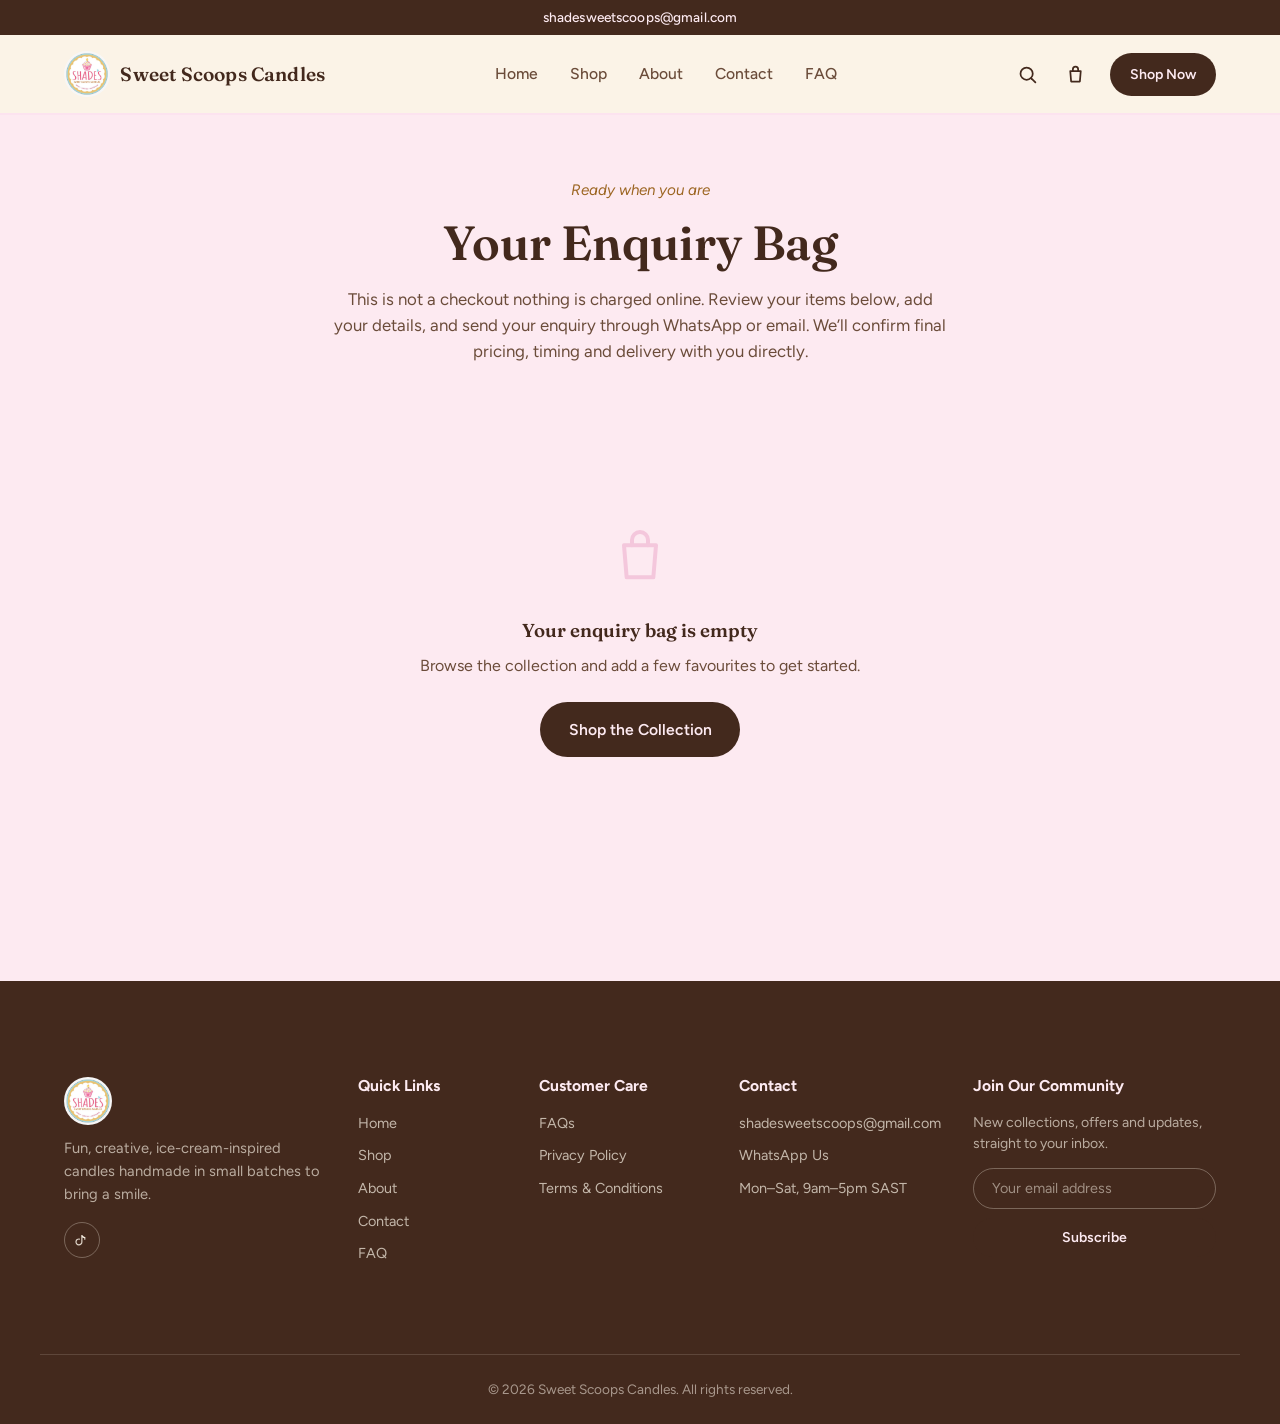
<file: enquiry.html>
<!DOCTYPE html>
<html lang="en">
<head>
<meta charset="UTF-8">
<meta name="viewport" content="width=device-width, initial-scale=1.0">
<title>Enquiry Bag Sweet Scoops Candles</title>
<meta name="description" content="Review your enquiry bag and send your order request via WhatsApp or email. No online payment required.">
<link rel="canonical" href="https://sweetscoopcandles.co.za/enquiry.html" id="canonicalLink">
<meta name="robots" content="noindex, follow">
<meta property="og:type" content="website">
<meta property="og:site_name" content="Sweet Scoops Candles">
<meta property="og:title" content="Enquiry Bag Sweet Scoops Candles" id="ogTitle">
<meta property="og:description" content="Review your enquiry bag and send your order request via WhatsApp or email. No online payment required." id="ogDescription">
<meta property="og:image" content="https://sweetscoopcandles.co.za/images/logo.jpg" id="ogImage">
<meta property="og:url" content="https://sweetscoopcandles.co.za/enquiry.html" id="ogUrl">
<meta property="og:locale" content="en_ZA">
<meta name="twitter:card" content="summary_large_image">
<meta name="twitter:title" content="Enquiry Bag Sweet Scoops Candles" id="twitterTitle">
<meta name="twitter:description" content="Review your enquiry bag and send your order request via WhatsApp or email. No online payment required." id="twitterDescription">
<meta name="twitter:image" content="https://sweetscoopcandles.co.za/images/logo.jpg" id="twitterImage">
<link rel="icon" href="images/logo.jpg">
<link rel="stylesheet" href="css/style.css">
</head>
<body data-page="enquiry">
<a href="#main" class="skip-link">Skip to content</a>

<header class="site-header">
  <div class="header-topbar">
    <div class="container header-topbar-inner">
      <a href="mailto:shadesweetscoops@gmail.com" data-email-link class="header-email">
        <svg viewBox="0 0 24 24" fill="none" stroke="currentColor" stroke-width="1.8" stroke-linecap="round" stroke-linejoin="round"><rect x="3" y="5" width="18" height="14" rx="2"/><path d="m3 7 9 6 9-6"/></svg>
        shadesweetscoops@gmail.com
      </a>
    </div>
  </div>
  <div class="container header-inner">
    <a href="index.html" class="brand">
      <img src="images/logo.jpg" alt="Sweet Scoops Candles logo" class="brand-logo" width="46" height="46">
      <span class="brand-name">Sweet Scoops Candles</span>
    </a>
    <nav class="main-nav" aria-label="Primary">
      <a href="index.html" class="nav-link" data-nav="home">Home</a>
      <a href="shop.html" class="nav-link" data-nav="shop">Shop</a>
      <a href="about.html" class="nav-link" data-nav="about">About</a>
      <a href="contact.html" class="nav-link" data-nav="contact">Contact</a>
      <a href="faq.html" class="nav-link" data-nav="faq">FAQ</a>
    </nav>
    <div class="header-actions">
      <button class="icon-btn" id="searchToggle" aria-label="Search products" aria-expanded="false">
        <svg viewBox="0 0 24 24" fill="none" stroke="currentColor" stroke-width="2" stroke-linecap="round"><circle cx="11" cy="11" r="7"/><line x1="21" y1="21" x2="16.65" y2="16.65"/></svg>
      </button>
      <a href="enquiry.html" class="icon-btn" aria-label="Enquiry Bag" data-nav="enquiry">
        <svg viewBox="0 0 24 24" fill="none" stroke="currentColor" stroke-width="2" stroke-linecap="round" stroke-linejoin="round"><path d="M6 8h12l-1 12H7L6 8Z"/><path d="M9 8V6a3 3 0 0 1 6 0v2"/></svg>
        <span class="badge-count" data-bag-count style="display:none;">0</span>
      </a>
      <a href="shop.html" class="btn btn-primary btn-sm shop-now-btn">Shop Now</a>
      <button class="hamburger" id="hamburgerBtn" aria-label="Open menu" aria-expanded="false">
        <span></span><span></span><span></span>
      </button>
    </div>
  </div>
  <div class="search-panel" id="searchPanel">
    <div class="container search-panel-inner">
      <input type="search" id="headerSearchInput" placeholder="Search candles, flavours, gift sets…" aria-label="Search products">
      <button class="btn btn-primary btn-sm" id="headerSearchBtn">Search</button>
      <button class="icon-btn" id="searchClose" aria-label="Close search">
        <svg viewBox="0 0 24 24" fill="none" stroke="currentColor" stroke-width="2" stroke-linecap="round"><line x1="18" y1="6" x2="6" y2="18"/><line x1="6" y1="6" x2="18" y2="18"/></svg>
      </button>
    </div>
  </div>
  <nav class="mobile-nav" id="mobileNav" aria-label="Mobile">
    <a href="index.html" class="mobile-nav-link" data-nav="home">Home</a>
    <a href="shop.html" class="mobile-nav-link" data-nav="shop">Shop</a>
    <a href="about.html" class="mobile-nav-link" data-nav="about">About</a>
    <a href="contact.html" class="mobile-nav-link" data-nav="contact">Contact</a>
    <a href="faq.html" class="mobile-nav-link" data-nav="faq">FAQ</a>
    <a href="enquiry.html" class="mobile-nav-link" data-nav="enquiry">Enquiry Bag (<span data-bag-count>0</span>)</a>
    <a href="shop.html" class="btn btn-primary btn-block">Shop Now</a>
  </nav>
</header>

<main id="main">

  <section class="page-banner">
    <div class="container">
      <span class="eyebrow">Ready when you are</span>
      <h1>Your Enquiry Bag</h1>
      <p>This is not a checkout nothing is charged online. Review your items below, add your details, and send your enquiry through WhatsApp or email. We&rsquo;ll confirm final pricing, timing and delivery with you directly.</p>
    </div>
  </section>

  <section style="padding-top:0;">
    <div class="container">

      <div class="bag-layout" id="bagLayout">
        <div class="bag-items" id="bagItems"></div>

        <aside class="bag-summary" id="bagSummary">
          <h3>Enquiry Summary</h3>
          <div class="bag-summary-row"><span>Subtotal</span><span id="bagSubtotal">R0</span></div>
          <div class="bag-summary-row total"><span>Estimated Total</span><span id="bagTotal">R0</span></div>

          <div class="form-row">
            <label for="bagCustomerName">Your Name <span class="required">*</span></label>
            <input type="text" id="bagCustomerName" placeholder="e.g. Naledi Khumalo" autocomplete="name">
            <p class="field-error">Please enter your name.</p>
          </div>
          <div class="form-row">
            <label for="bagCustomerContact">Phone or Email <span class="required">*</span></label>
            <input type="text" id="bagCustomerContact" placeholder="e.g. 082 123 4567" autocomplete="tel">
            <p class="field-error">Please enter a phone number or email address.</p>
          </div>
          <div class="form-row">
            <label for="bagNotes">Additional Notes</label>
            <textarea id="bagNotes" placeholder="Delivery area, gift wrapping, date needed…"></textarea>
          </div>

          <div class="bag-summary-actions">
            <button type="button" class="btn btn-whatsapp btn-block" id="bagSendWhatsApp">
              <svg width="18" height="18" viewBox="0 0 24 24" fill="currentColor"><path d="M12.04 2C6.58 2 2.13 6.45 2.13 11.91c0 1.75.46 3.45 1.32 4.95L2 22l5.29-1.39a9.9 9.9 0 0 0 4.75 1.21h.01c5.46 0 9.91-4.45 9.91-9.91C21.96 6.45 17.5 2 12.04 2Zm5.8 14.02c-.24.68-1.4 1.31-1.93 1.36-.5.05-.98.23-3.29-.7-2.79-1.13-4.58-3.94-4.72-4.13-.14-.19-1.13-1.5-1.13-2.86 0-1.36.71-2.03.97-2.3.24-.26.53-.32.7-.32h.5c.16 0 .38-.03.58.44.24.57.8 1.96.87 2.1.07.15.11.32.02.51-.09.19-.14.31-.28.47-.14.16-.29.36-.42.48-.14.14-.28.29-.12.57.16.28.71 1.17 1.53 1.9 1.05.94 1.94 1.23 2.22 1.37.28.14.44.12.61-.07.16-.19.68-.79.87-1.06.19-.27.37-.22.62-.13.26.09 1.63.77 1.91.91.28.14.47.21.54.33.07.12.07.68-.17 1.36Z"/></svg>
              Send via WhatsApp
            </button>
            <button type="button" class="btn btn-secondary btn-block" id="bagSendEmail">
              <svg width="18" height="18" viewBox="0 0 24 24" fill="none" stroke="currentColor" stroke-width="1.8" stroke-linecap="round" stroke-linejoin="round"><rect x="3" y="5" width="18" height="14" rx="2"/><path d="m3 7 9 6 9-6"/></svg>
              Send via Email
            </button>
          </div>
          <button type="button" class="bag-clear" id="bagClearBtn">Clear Enquiry Bag</button>
        </aside>
      </div>

      <div class="bag-empty" id="bagEmpty" style="display:none;">
        <svg viewBox="0 0 24 24" fill="none" stroke="currentColor" stroke-width="1.5" stroke-linecap="round" stroke-linejoin="round"><path d="M6 8h12l-1 12H7L6 8Z"/><path d="M9 8V6a3 3 0 0 1 6 0v2"/></svg>
        <h3>Your enquiry bag is empty</h3>
        <p>Browse the collection and add a few favourites to get started.</p>
        <a href="shop.html" class="btn btn-primary">Shop the Collection</a>
      </div>

    </div>
  </section>

</main>

<footer class="site-footer">
  <div class="container footer-grid">
    <div class="footer-brand">
      <img src="images/logo.jpg" alt="Sweet Scoops Candles logo" class="footer-logo" width="48" height="48">
      <p>Fun, creative, ice-cream-inspired candles handmade in small batches to bring a smile.</p>
      <div class="social-links">
        <a href="#" aria-label="TikTok" data-tiktok-link>
          <svg viewBox="0 0 24 24" fill="none" stroke="currentColor" stroke-width="1.8" stroke-linecap="round" stroke-linejoin="round"><path d="M16 8.3c-1.9-.1-3.4-1.1-4.2-2.7v9.3a4.4 4.4 0 1 1-3.7-4.35"/><path d="M12 5.6c.7 1.6 2.3 2.7 4.2 2.7v2.4"/></svg>
        </a>
      </div>
    </div>
    <div class="footer-col">
      <h3>Quick Links</h3>
      <a href="index.html">Home</a>
      <a href="shop.html">Shop</a>
      <a href="about.html">About</a>
      <a href="contact.html">Contact</a>
      <a href="faq.html">FAQ</a>
    </div>
    <div class="footer-col">
      <h3>Customer Care</h3>
      <a href="faq.html">FAQs</a>
      <a href="privacy.html">Privacy Policy</a>
      <a href="terms.html">Terms &amp; Conditions</a>
    </div>
    <div class="footer-col">
      <h3>Contact</h3>
      <a href="mailto:shadesweetscoops@gmail.com" data-email-link>shadesweetscoops@gmail.com</a>
      <a href="#" data-whatsapp-link data-whatsapp-message="Hi! I'd like to get in touch.">WhatsApp Us</a>
      <span>Mon&ndash;Sat, 9am&ndash;5pm SAST</span>
    </div>
    <div class="footer-col footer-newsletter">
      <h3>Join Our Community</h3>
      <p style="font-size:0.88rem;color:rgba(251,243,231,0.65);margin-bottom:0.8rem;">New collections, offers and updates, straight to your inbox.</p>
      <form class="footer-newsletter-form" id="footerNewsletterForm" novalidate>
        <input type="email" placeholder="Your email address" aria-label="Email address" required>
        <button type="submit" class="btn btn-primary btn-sm">Subscribe</button>
      </form>
      <p class="form-msg" id="footerNewsletterMsg"></p>
    </div>
  </div>
  <div class="footer-bottom container">
    <p>&copy; <span id="footerYear">2026</span> Sweet Scoops Candles. All rights reserved.</p>
  </div>
</footer>

<script src="js/products.js"></script>
<script src="js/main.js"></script>
<script src="js/enquiry.js"></script>
</body>
</html>
</file>
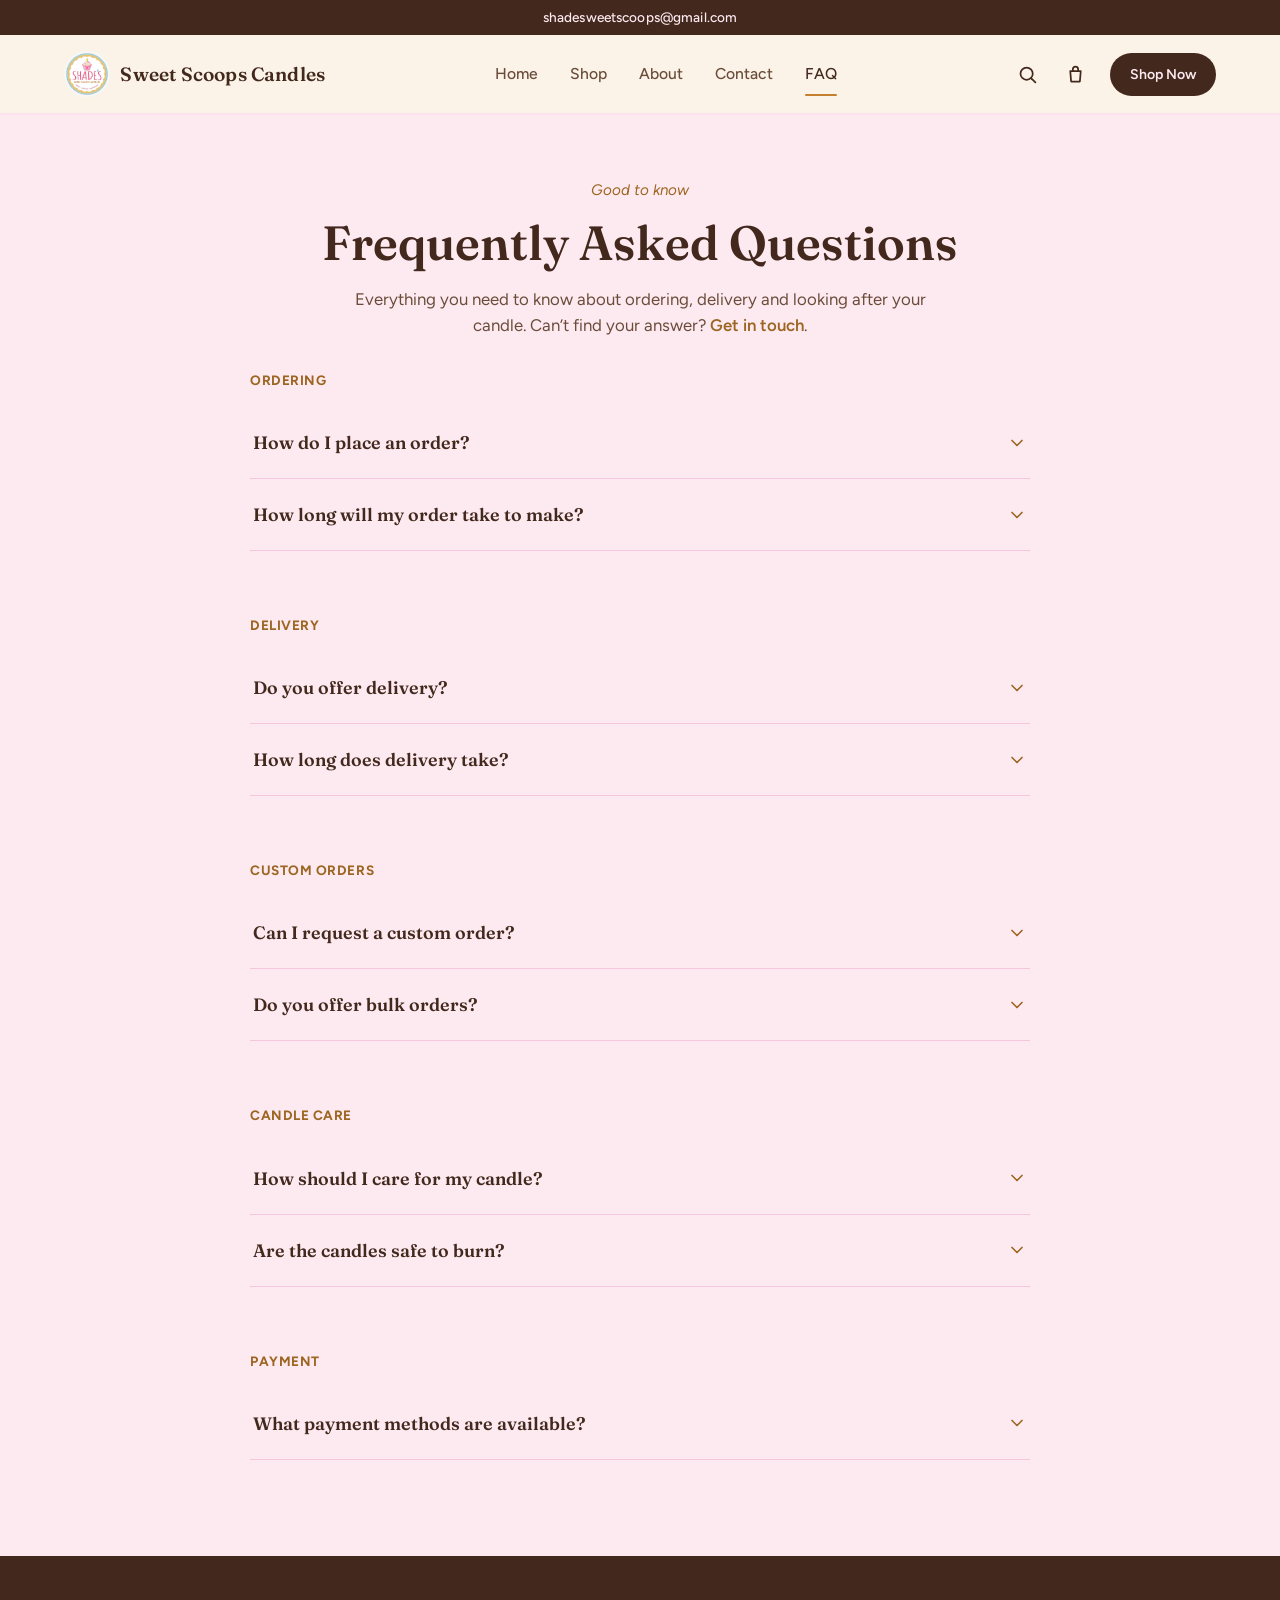
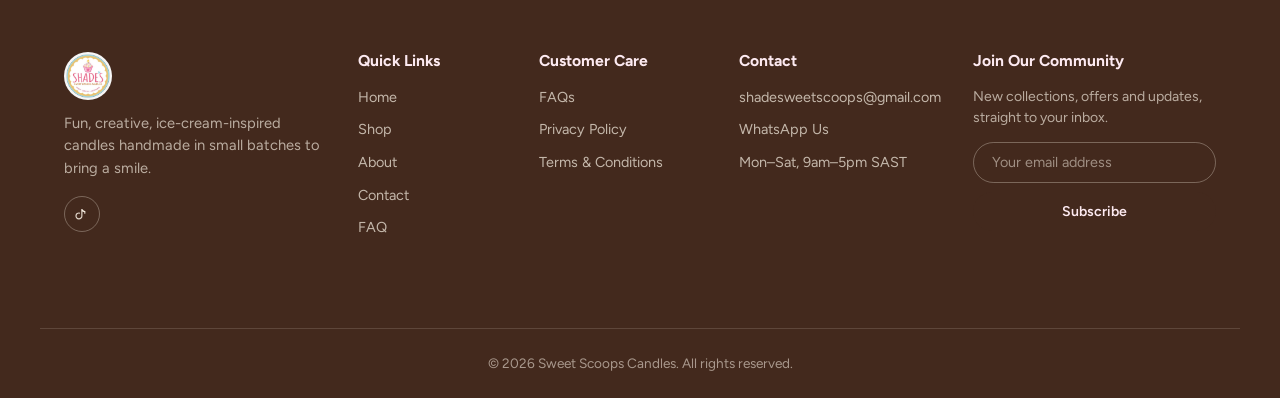
<file: faq.html>
<!DOCTYPE html>
<html lang="en">
<head>
<meta charset="UTF-8">
<meta name="viewport" content="width=device-width, initial-scale=1.0">
<title>FAQ Sweet Scoops Candles</title>
<meta name="description" content="Answers to common questions about ordering, delivery, custom orders, candle care and payment at Sweet Scoops Candles.">
<link rel="canonical" href="https://sweetscoopcandles.co.za/faq.html" id="canonicalLink">
<meta property="og:type" content="website">
<meta property="og:site_name" content="Sweet Scoops Candles">
<meta property="og:title" content="FAQ Sweet Scoops Candles" id="ogTitle">
<meta property="og:description" content="Answers to common questions about ordering, delivery, custom orders, candle care and payment at Sweet Scoops Candles." id="ogDescription">
<meta property="og:image" content="https://sweetscoopcandles.co.za/images/logo.jpg" id="ogImage">
<meta property="og:url" content="https://sweetscoopcandles.co.za/faq.html" id="ogUrl">
<meta property="og:locale" content="en_ZA">
<meta name="twitter:card" content="summary_large_image">
<meta name="twitter:title" content="FAQ Sweet Scoops Candles" id="twitterTitle">
<meta name="twitter:description" content="Answers to common questions about ordering, delivery, custom orders, candle care and payment at Sweet Scoops Candles." id="twitterDescription">
<meta name="twitter:image" content="https://sweetscoopcandles.co.za/images/logo.jpg" id="twitterImage">
<link rel="icon" href="images/logo.jpg">
<link rel="stylesheet" href="css/style.css">
</head>
<body data-page="faq">
<a href="#main" class="skip-link">Skip to content</a>

<header class="site-header">
  <div class="header-topbar">
    <div class="container header-topbar-inner">
      <a href="mailto:shadesweetscoops@gmail.com" data-email-link class="header-email">
        <svg viewBox="0 0 24 24" fill="none" stroke="currentColor" stroke-width="1.8" stroke-linecap="round" stroke-linejoin="round"><rect x="3" y="5" width="18" height="14" rx="2"/><path d="m3 7 9 6 9-6"/></svg>
        shadesweetscoops@gmail.com
      </a>
    </div>
  </div>
  <div class="container header-inner">
    <a href="index.html" class="brand">
      <img src="images/logo.jpg" alt="Sweet Scoops Candles logo" class="brand-logo" width="46" height="46">
      <span class="brand-name">Sweet Scoops Candles</span>
    </a>
    <nav class="main-nav" aria-label="Primary">
      <a href="index.html" class="nav-link" data-nav="home">Home</a>
      <a href="shop.html" class="nav-link" data-nav="shop">Shop</a>
      <a href="about.html" class="nav-link" data-nav="about">About</a>
      <a href="contact.html" class="nav-link" data-nav="contact">Contact</a>
      <a href="faq.html" class="nav-link" data-nav="faq">FAQ</a>
    </nav>
    <div class="header-actions">
      <button class="icon-btn" id="searchToggle" aria-label="Search products" aria-expanded="false">
        <svg viewBox="0 0 24 24" fill="none" stroke="currentColor" stroke-width="2" stroke-linecap="round"><circle cx="11" cy="11" r="7"/><line x1="21" y1="21" x2="16.65" y2="16.65"/></svg>
      </button>
      <a href="enquiry.html" class="icon-btn" aria-label="Enquiry Bag">
        <svg viewBox="0 0 24 24" fill="none" stroke="currentColor" stroke-width="2" stroke-linecap="round" stroke-linejoin="round"><path d="M6 8h12l-1 12H7L6 8Z"/><path d="M9 8V6a3 3 0 0 1 6 0v2"/></svg>
        <span class="badge-count" data-bag-count style="display:none;">0</span>
      </a>
      <a href="shop.html" class="btn btn-primary btn-sm shop-now-btn">Shop Now</a>
      <button class="hamburger" id="hamburgerBtn" aria-label="Open menu" aria-expanded="false">
        <span></span><span></span><span></span>
      </button>
    </div>
  </div>
  <div class="search-panel" id="searchPanel">
    <div class="container search-panel-inner">
      <input type="search" id="headerSearchInput" placeholder="Search candles, flavours, gift sets…" aria-label="Search products">
      <button class="btn btn-primary btn-sm" id="headerSearchBtn">Search</button>
      <button class="icon-btn" id="searchClose" aria-label="Close search">
        <svg viewBox="0 0 24 24" fill="none" stroke="currentColor" stroke-width="2" stroke-linecap="round"><line x1="18" y1="6" x2="6" y2="18"/><line x1="6" y1="6" x2="18" y2="18"/></svg>
      </button>
    </div>
  </div>
  <nav class="mobile-nav" id="mobileNav" aria-label="Mobile">
    <a href="index.html" class="mobile-nav-link" data-nav="home">Home</a>
    <a href="shop.html" class="mobile-nav-link" data-nav="shop">Shop</a>
    <a href="about.html" class="mobile-nav-link" data-nav="about">About</a>
    <a href="contact.html" class="mobile-nav-link" data-nav="contact">Contact</a>
    <a href="faq.html" class="mobile-nav-link" data-nav="faq">FAQ</a>
    <a href="enquiry.html" class="mobile-nav-link" data-nav="enquiry">Enquiry Bag (<span data-bag-count>0</span>)</a>
    <a href="shop.html" class="btn btn-primary btn-block">Shop Now</a>
  </nav>
</header>

<main id="main">

  <section class="page-banner">
    <div class="container">
      <span class="eyebrow">Good to know</span>
      <h1>Frequently Asked Questions</h1>
      <p>Everything you need to know about ordering, delivery and looking after your candle. Can&rsquo;t find your answer? <a href="contact.html" style="color:var(--caramel-dark);font-weight:600;">Get in touch</a>.</p>
    </div>
  </section>

  <section style="padding-top:0;">
    <div class="container">
      <div class="faq-list">

        <p class="faq-category-label">Ordering</p>
        <div class="faq-item">
          <button class="faq-question" aria-expanded="false"><span>How do I place an order?</span><svg viewBox="0 0 24 24" fill="none" stroke="currentColor" stroke-width="2" stroke-linecap="round" stroke-linejoin="round"><polyline points="6 9 12 15 18 9"/></svg></button>
          <div class="faq-answer"><div class="faq-answer-inner">Browse the Shop page, add anything you like to your Enquiry Bag, then open the bag and send your order through on WhatsApp or email. There&rsquo;s no online checkout. We confirm final pricing, timing and delivery with you directly once we receive your enquiry.</div></div>
        </div>
        <div class="faq-item">
          <button class="faq-question" aria-expanded="false"><span>How long will my order take to make?</span><svg viewBox="0 0 24 24" fill="none" stroke="currentColor" stroke-width="2" stroke-linecap="round" stroke-linejoin="round"><polyline points="6 9 12 15 18 9"/></svg></button>
          <div class="faq-answer"><div class="faq-answer-inner">Every candle is made to order in small batches, so turnaround depends on what you&rsquo;ve ordered and what else is in production. We&rsquo;ll always confirm an estimated ready date when we respond to your enquiry.</div></div>
        </div>

        <p class="faq-category-label">Delivery</p>
        <div class="faq-item">
          <button class="faq-question" aria-expanded="false"><span>Do you offer delivery?</span><svg viewBox="0 0 24 24" fill="none" stroke="currentColor" stroke-width="2" stroke-linecap="round" stroke-linejoin="round"><polyline points="6 9 12 15 18 9"/></svg></button>
          <div class="faq-answer"><div class="faq-answer-inner">Yes. Delivery and collection options are arranged directly with you once your order is confirmed, based on your location and what works best for you.</div></div>
        </div>
        <div class="faq-item">
          <button class="faq-question" aria-expanded="false"><span>How long does delivery take?</span><svg viewBox="0 0 24 24" fill="none" stroke="currentColor" stroke-width="2" stroke-linecap="round" stroke-linejoin="round"><polyline points="6 9 12 15 18 9"/></svg></button>
          <div class="faq-answer"><div class="faq-answer-inner">Delivery timing depends on your location and is confirmed with you when your order is finalised, once your candles are ready.</div></div>
        </div>

        <p class="faq-category-label">Custom Orders</p>
        <div class="faq-item">
          <button class="faq-question" aria-expanded="false"><span>Can I request a custom order?</span><svg viewBox="0 0 24 24" fill="none" stroke="currentColor" stroke-width="2" stroke-linecap="round" stroke-linejoin="round"><polyline points="6 9 12 15 18 9"/></svg></button>
          <div class="faq-answer"><div class="faq-answer-inner">Definitely we love custom work. Wedding candles, corporate gifts, birthday gifts, events and personalised designs are all welcome. Head to the Shop page and select "Custom Orders", or use our <a href="contact.html#custom" style="color:var(--caramel-dark);font-weight:600;">contact form</a> to get started.</div></div>
        </div>
        <div class="faq-item">
          <button class="faq-question" aria-expanded="false"><span>Do you offer bulk orders?</span><svg viewBox="0 0 24 24" fill="none" stroke="currentColor" stroke-width="2" stroke-linecap="round" stroke-linejoin="round"><polyline points="6 9 12 15 18 9"/></svg></button>
          <div class="faq-answer"><div class="faq-answer-inner">Yes, bulk and wholesale orders are available for events, gifting and markets. Select "Wholesale" as your reason for enquiry on the Contact page and let us know the quantity and timing you need.</div></div>
        </div>

        <p class="faq-category-label">Candle Care</p>
        <div class="faq-item">
          <button class="faq-question" aria-expanded="false"><span>How should I care for my candle?</span><svg viewBox="0 0 24 24" fill="none" stroke="currentColor" stroke-width="2" stroke-linecap="round" stroke-linejoin="round"><polyline points="6 9 12 15 18 9"/></svg></button>
          <div class="faq-answer"><div class="faq-answer-inner">Trim the wick to about 5mm before each burn, keep the candle on a heat-safe surface away from drafts, and never leave it burning unattended or within reach of children or pets. Decorated toppers are wax, not food. Please don&rsquo;t eat them. Discontinue burning once roughly 1cm of wax remains at the base.</div></div>
        </div>
        <div class="faq-item">
          <button class="faq-question" aria-expanded="false"><span>Are the candles safe to burn?</span><svg viewBox="0 0 24 24" fill="none" stroke="currentColor" stroke-width="2" stroke-linecap="round" stroke-linejoin="round"><polyline points="6 9 12 15 18 9"/></svg></button>
          <div class="faq-answer"><div class="faq-answer-inner">Yes, every candle uses Soy wax and a cotton wick. As with any candle, always follow standard burning safety: burn on a stable, heat-safe surface, keep away from anything flammable, and never leave a lit candle unattended.</div></div>
        </div>

        <p class="faq-category-label">Payment</p>
        <div class="faq-item">
          <button class="faq-question" aria-expanded="false"><span>What payment methods are available?</span><svg viewBox="0 0 24 24" fill="none" stroke="currentColor" stroke-width="2" stroke-linecap="round" stroke-linejoin="round"><polyline points="6 9 12 15 18 9"/></svg></button>
          <div class="faq-answer"><div class="faq-answer-inner">This site doesn&rsquo;t process online payments. Once you submit an enquiry via WhatsApp or email, we&rsquo;ll confirm the final price and share our available payment options with you directly.</div></div>
        </div>

      </div>
    </div>
  </section>

</main>

<footer class="site-footer">
  <div class="container footer-grid">
    <div class="footer-brand">
      <img src="images/logo.jpg" alt="Sweet Scoops Candles logo" class="footer-logo" width="48" height="48">
      <p>Fun, creative, ice-cream-inspired candles handmade in small batches to bring a smile.</p>
      <div class="social-links">
        <a href="#" aria-label="TikTok" data-tiktok-link>
          <svg viewBox="0 0 24 24" fill="none" stroke="currentColor" stroke-width="1.8" stroke-linecap="round" stroke-linejoin="round"><path d="M16 8.3c-1.9-.1-3.4-1.1-4.2-2.7v9.3a4.4 4.4 0 1 1-3.7-4.35"/><path d="M12 5.6c.7 1.6 2.3 2.7 4.2 2.7v2.4"/></svg>
        </a>
      </div>
    </div>
    <div class="footer-col">
      <h3>Quick Links</h3>
      <a href="index.html">Home</a>
      <a href="shop.html">Shop</a>
      <a href="about.html">About</a>
      <a href="contact.html">Contact</a>
      <a href="faq.html">FAQ</a>
    </div>
    <div class="footer-col">
      <h3>Customer Care</h3>
      <a href="faq.html">FAQs</a>
      <a href="privacy.html">Privacy Policy</a>
      <a href="terms.html">Terms &amp; Conditions</a>
    </div>
    <div class="footer-col">
      <h3>Contact</h3>
      <a href="mailto:shadesweetscoops@gmail.com" data-email-link>shadesweetscoops@gmail.com</a>
      <a href="#" data-whatsapp-link data-whatsapp-message="Hi! I'd like to get in touch.">WhatsApp Us</a>
      <span>Mon&ndash;Sat, 9am&ndash;5pm SAST</span>
    </div>
    <div class="footer-col footer-newsletter">
      <h3>Join Our Community</h3>
      <p style="font-size:0.88rem;color:rgba(251,243,231,0.65);margin-bottom:0.8rem;">New collections, offers and updates, straight to your inbox.</p>
      <form class="footer-newsletter-form" id="footerNewsletterForm" novalidate>
        <input type="email" placeholder="Your email address" aria-label="Email address" required>
        <button type="submit" class="btn btn-primary btn-sm">Subscribe</button>
      </form>
      <p class="form-msg" id="footerNewsletterMsg"></p>
    </div>
  </div>
  <div class="footer-bottom container">
    <p>&copy; <span id="footerYear">2026</span> Sweet Scoops Candles. All rights reserved.</p>
  </div>
</footer>

<script src="js/products.js"></script>
<script src="js/main.js"></script>
</body>
</html>
</file>
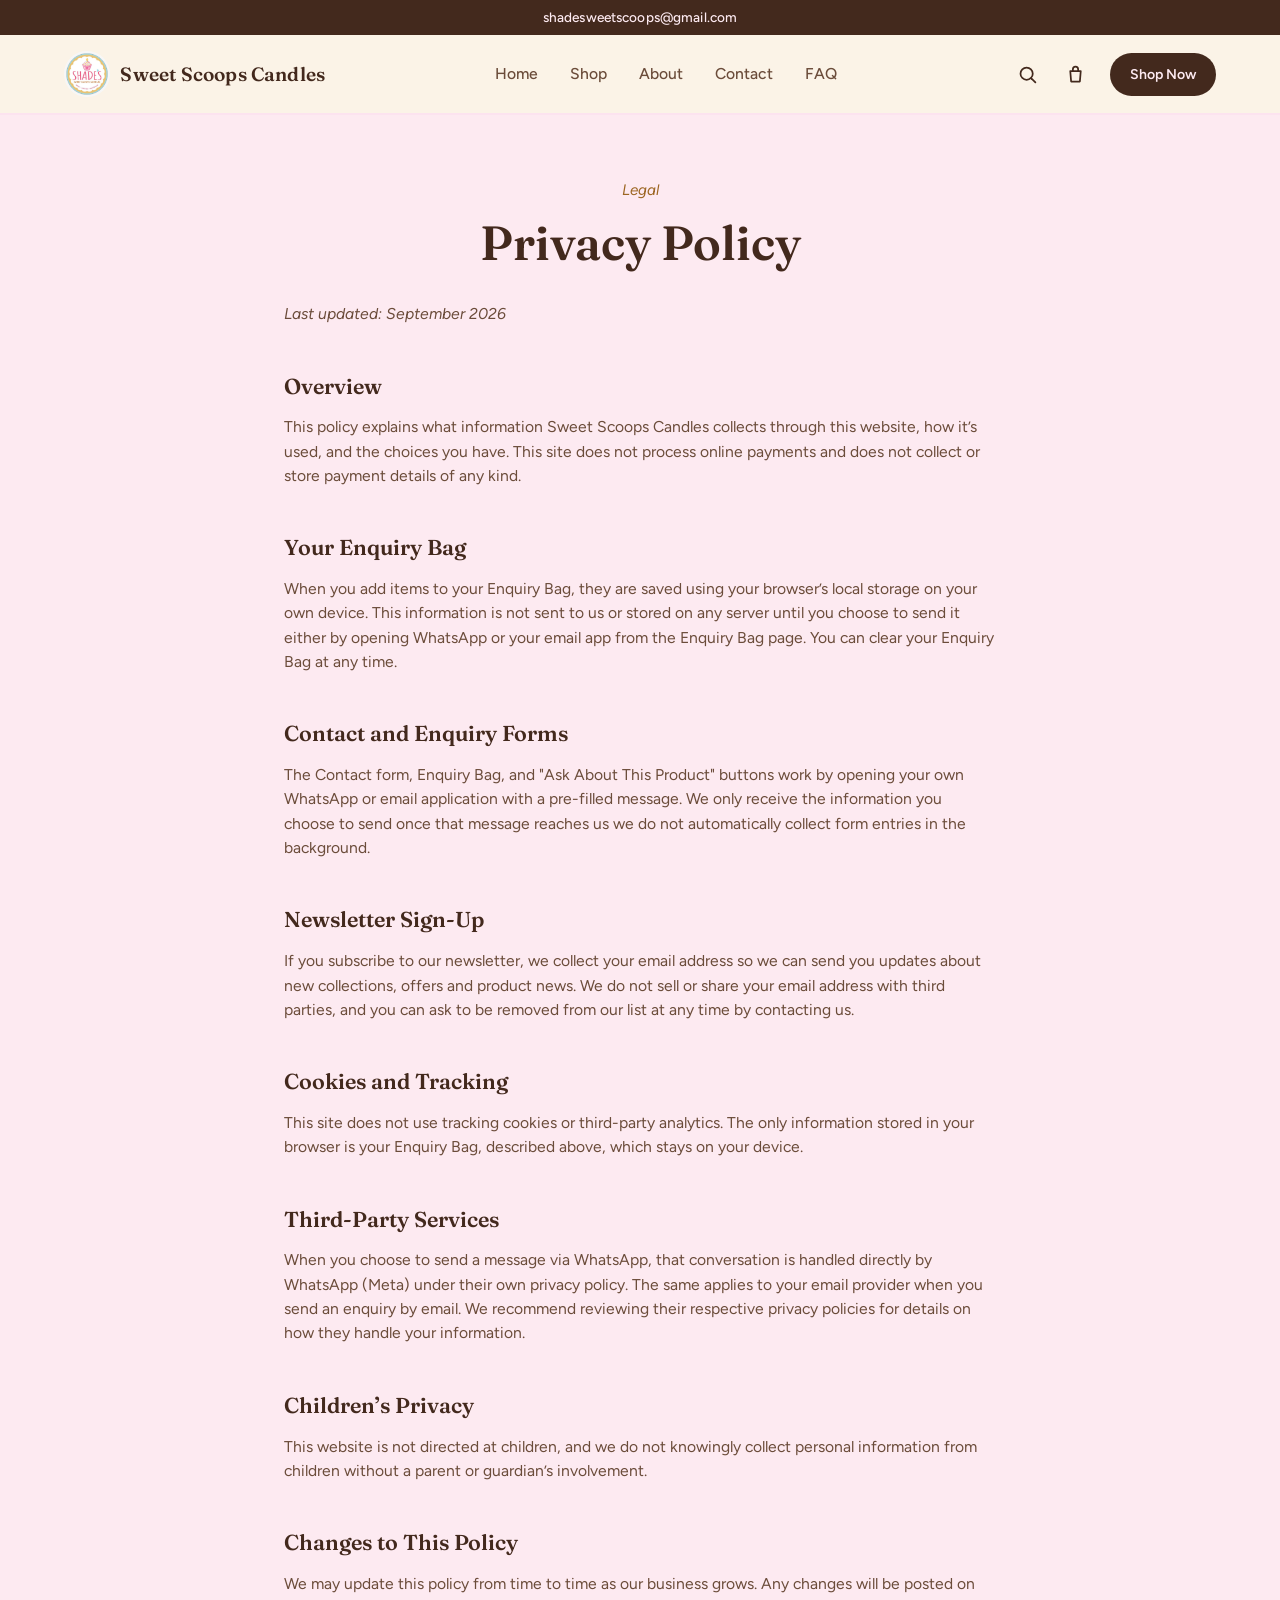
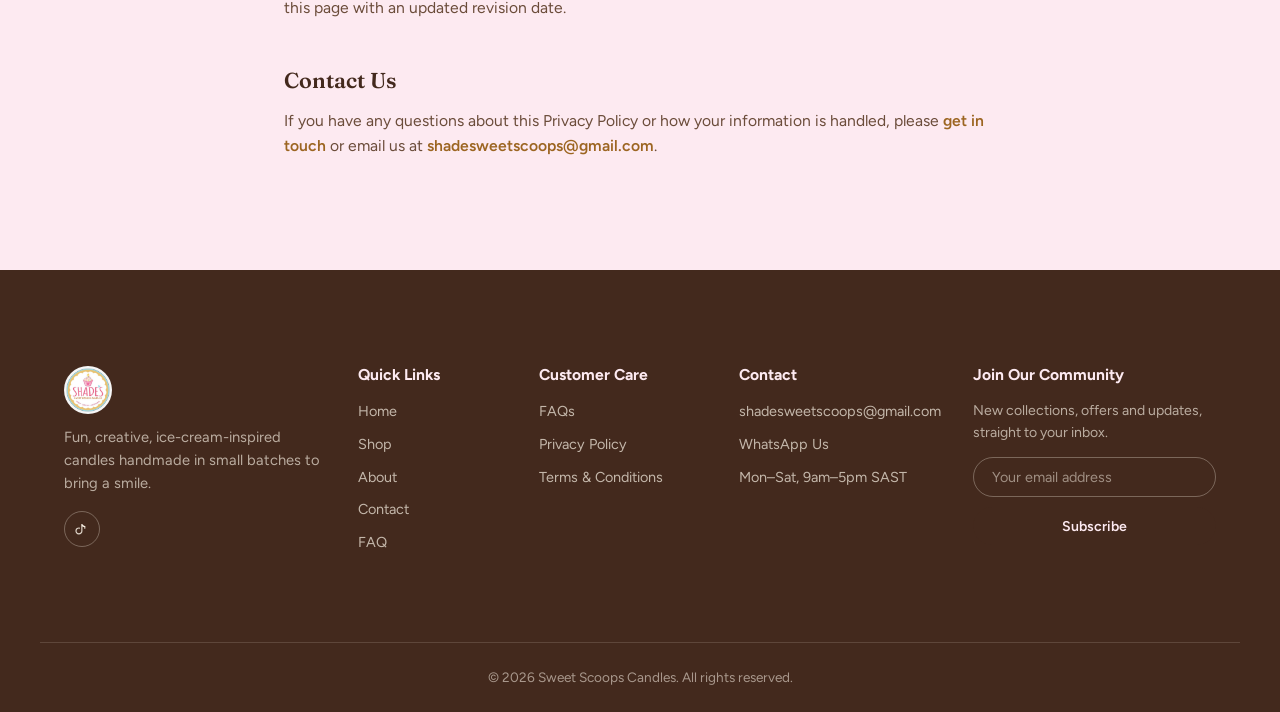
<file: privacy.html>
<!DOCTYPE html>
<html lang="en">
<head>
<meta charset="UTF-8">
<meta name="viewport" content="width=device-width, initial-scale=1.0">
<title>Privacy Policy Sweet Scoops Candles</title>
<meta name="description" content="How Sweet Scoops Candles handles your information, including the Enquiry Bag, contact forms and newsletter sign-up.">
<link rel="canonical" href="https://sweetscoopcandles.co.za/privacy.html" id="canonicalLink">
<meta property="og:type" content="website">
<meta property="og:site_name" content="Sweet Scoops Candles">
<meta property="og:title" content="Privacy Policy Sweet Scoops Candles" id="ogTitle">
<meta property="og:description" content="How Sweet Scoops Candles handles your information, including the Enquiry Bag, contact forms and newsletter sign-up." id="ogDescription">
<meta property="og:image" content="https://sweetscoopcandles.co.za/images/logo.jpg" id="ogImage">
<meta property="og:url" content="https://sweetscoopcandles.co.za/privacy.html" id="ogUrl">
<meta property="og:locale" content="en_ZA">
<meta name="twitter:card" content="summary_large_image">
<meta name="twitter:title" content="Privacy Policy Sweet Scoops Candles" id="twitterTitle">
<meta name="twitter:description" content="How Sweet Scoops Candles handles your information, including the Enquiry Bag, contact forms and newsletter sign-up." id="twitterDescription">
<meta name="twitter:image" content="https://sweetscoopcandles.co.za/images/logo.jpg" id="twitterImage">
<link rel="icon" href="images/logo.jpg">
<link rel="stylesheet" href="css/style.css">
</head>
<body data-page="privacy">
<a href="#main" class="skip-link">Skip to content</a>

<header class="site-header">
  <div class="header-topbar">
    <div class="container header-topbar-inner">
      <a href="mailto:shadesweetscoops@gmail.com" data-email-link class="header-email">
        <svg viewBox="0 0 24 24" fill="none" stroke="currentColor" stroke-width="1.8" stroke-linecap="round" stroke-linejoin="round"><rect x="3" y="5" width="18" height="14" rx="2"/><path d="m3 7 9 6 9-6"/></svg>
        shadesweetscoops@gmail.com
      </a>
    </div>
  </div>
  <div class="container header-inner">
    <a href="index.html" class="brand">
      <img src="images/logo.jpg" alt="Sweet Scoops Candles logo" class="brand-logo" width="46" height="46">
      <span class="brand-name">Sweet Scoops Candles</span>
    </a>
    <nav class="main-nav" aria-label="Primary">
      <a href="index.html" class="nav-link" data-nav="home">Home</a>
      <a href="shop.html" class="nav-link" data-nav="shop">Shop</a>
      <a href="about.html" class="nav-link" data-nav="about">About</a>
      <a href="contact.html" class="nav-link" data-nav="contact">Contact</a>
      <a href="faq.html" class="nav-link" data-nav="faq">FAQ</a>
    </nav>
    <div class="header-actions">
      <button class="icon-btn" id="searchToggle" aria-label="Search products" aria-expanded="false">
        <svg viewBox="0 0 24 24" fill="none" stroke="currentColor" stroke-width="2" stroke-linecap="round"><circle cx="11" cy="11" r="7"/><line x1="21" y1="21" x2="16.65" y2="16.65"/></svg>
      </button>
      <a href="enquiry.html" class="icon-btn" aria-label="Enquiry Bag">
        <svg viewBox="0 0 24 24" fill="none" stroke="currentColor" stroke-width="2" stroke-linecap="round" stroke-linejoin="round"><path d="M6 8h12l-1 12H7L6 8Z"/><path d="M9 8V6a3 3 0 0 1 6 0v2"/></svg>
        <span class="badge-count" data-bag-count style="display:none;">0</span>
      </a>
      <a href="shop.html" class="btn btn-primary btn-sm shop-now-btn">Shop Now</a>
      <button class="hamburger" id="hamburgerBtn" aria-label="Open menu" aria-expanded="false">
        <span></span><span></span><span></span>
      </button>
    </div>
  </div>
  <div class="search-panel" id="searchPanel">
    <div class="container search-panel-inner">
      <input type="search" id="headerSearchInput" placeholder="Search candles, flavours, gift sets…" aria-label="Search products">
      <button class="btn btn-primary btn-sm" id="headerSearchBtn">Search</button>
      <button class="icon-btn" id="searchClose" aria-label="Close search">
        <svg viewBox="0 0 24 24" fill="none" stroke="currentColor" stroke-width="2" stroke-linecap="round"><line x1="18" y1="6" x2="6" y2="18"/><line x1="6" y1="6" x2="18" y2="18"/></svg>
      </button>
    </div>
  </div>
  <nav class="mobile-nav" id="mobileNav" aria-label="Mobile">
    <a href="index.html" class="mobile-nav-link" data-nav="home">Home</a>
    <a href="shop.html" class="mobile-nav-link" data-nav="shop">Shop</a>
    <a href="about.html" class="mobile-nav-link" data-nav="about">About</a>
    <a href="contact.html" class="mobile-nav-link" data-nav="contact">Contact</a>
    <a href="faq.html" class="mobile-nav-link" data-nav="faq">FAQ</a>
    <a href="enquiry.html" class="mobile-nav-link" data-nav="enquiry">Enquiry Bag (<span data-bag-count>0</span>)</a>
    <a href="shop.html" class="btn btn-primary btn-block">Shop Now</a>
  </nav>
</header>

<main id="main">

  <section class="page-banner">
    <div class="container">
      <span class="eyebrow">Legal</span>
      <h1>Privacy Policy</h1>
    </div>
  </section>

  <section style="padding-top:0;">
    <div class="container policy-content">
      <p class="policy-updated">Last updated: September 2026</p>

      <h2>Overview</h2>
      <p>This policy explains what information Sweet Scoops Candles collects through this website, how it&rsquo;s used, and the choices you have. This site does not process online payments and does not collect or store payment details of any kind.</p>

      <h2>Your Enquiry Bag</h2>
      <p>When you add items to your Enquiry Bag, they are saved using your browser&rsquo;s local storage on your own device. This information is not sent to us or stored on any server until you choose to send it either by opening WhatsApp or your email app from the Enquiry Bag page. You can clear your Enquiry Bag at any time.</p>

      <h2>Contact and Enquiry Forms</h2>
      <p>The Contact form, Enquiry Bag, and "Ask About This Product" buttons work by opening your own WhatsApp or email application with a pre-filled message. We only receive the information you choose to send once that message reaches us we do not automatically collect form entries in the background.</p>

      <h2>Newsletter Sign-Up</h2>
      <p>If you subscribe to our newsletter, we collect your email address so we can send you updates about new collections, offers and product news. We do not sell or share your email address with third parties, and you can ask to be removed from our list at any time by contacting us.</p>

      <h2>Cookies and Tracking</h2>
      <p>This site does not use tracking cookies or third-party analytics. The only information stored in your browser is your Enquiry Bag, described above, which stays on your device.</p>

      <h2>Third-Party Services</h2>
      <p>When you choose to send a message via WhatsApp, that conversation is handled directly by WhatsApp (Meta) under their own privacy policy. The same applies to your email provider when you send an enquiry by email. We recommend reviewing their respective privacy policies for details on how they handle your information.</p>

      <h2>Children&rsquo;s Privacy</h2>
      <p>This website is not directed at children, and we do not knowingly collect personal information from children without a parent or guardian&rsquo;s involvement.</p>

      <h2>Changes to This Policy</h2>
      <p>We may update this policy from time to time as our business grows. Any changes will be posted on this page with an updated revision date.</p>

      <h2>Contact Us</h2>
      <p>If you have any questions about this Privacy Policy or how your information is handled, please <a href="contact.html" style="color:var(--caramel-dark);font-weight:600;">get in touch</a> or email us at <a href="mailto:shadesweetscoops@gmail.com" data-email-link style="color:var(--caramel-dark);font-weight:600;">shadesweetscoops@gmail.com</a>.</p>
    </div>
  </section>

</main>

<footer class="site-footer">
  <div class="container footer-grid">
    <div class="footer-brand">
      <img src="images/logo.jpg" alt="Sweet Scoops Candles logo" class="footer-logo" width="48" height="48">
      <p>Fun, creative, ice-cream-inspired candles handmade in small batches to bring a smile.</p>
      <div class="social-links">
        <a href="#" aria-label="TikTok" data-tiktok-link>
          <svg viewBox="0 0 24 24" fill="none" stroke="currentColor" stroke-width="1.8" stroke-linecap="round" stroke-linejoin="round"><path d="M16 8.3c-1.9-.1-3.4-1.1-4.2-2.7v9.3a4.4 4.4 0 1 1-3.7-4.35"/><path d="M12 5.6c.7 1.6 2.3 2.7 4.2 2.7v2.4"/></svg>
        </a>
      </div>
    </div>
    <div class="footer-col">
      <h3>Quick Links</h3>
      <a href="index.html">Home</a>
      <a href="shop.html">Shop</a>
      <a href="about.html">About</a>
      <a href="contact.html">Contact</a>
      <a href="faq.html">FAQ</a>
    </div>
    <div class="footer-col">
      <h3>Customer Care</h3>
      <a href="faq.html">FAQs</a>
      <a href="privacy.html">Privacy Policy</a>
      <a href="terms.html">Terms &amp; Conditions</a>
    </div>
    <div class="footer-col">
      <h3>Contact</h3>
      <a href="mailto:shadesweetscoops@gmail.com" data-email-link>shadesweetscoops@gmail.com</a>
      <a href="#" data-whatsapp-link data-whatsapp-message="Hi! I'd like to get in touch.">WhatsApp Us</a>
      <span>Mon&ndash;Sat, 9am&ndash;5pm SAST</span>
    </div>
    <div class="footer-col footer-newsletter">
      <h3>Join Our Community</h3>
      <p style="font-size:0.88rem;color:rgba(251,243,231,0.65);margin-bottom:0.8rem;">New collections, offers and updates, straight to your inbox.</p>
      <form class="footer-newsletter-form" id="footerNewsletterForm" novalidate>
        <input type="email" placeholder="Your email address" aria-label="Email address" required>
        <button type="submit" class="btn btn-primary btn-sm">Subscribe</button>
      </form>
      <p class="form-msg" id="footerNewsletterMsg"></p>
    </div>
  </div>
  <div class="footer-bottom container">
    <p>&copy; <span id="footerYear">2026</span> Sweet Scoops Candles. All rights reserved.</p>
  </div>
</footer>

<script src="js/products.js"></script>
<script src="js/main.js"></script>
</body>
</html>
</file>
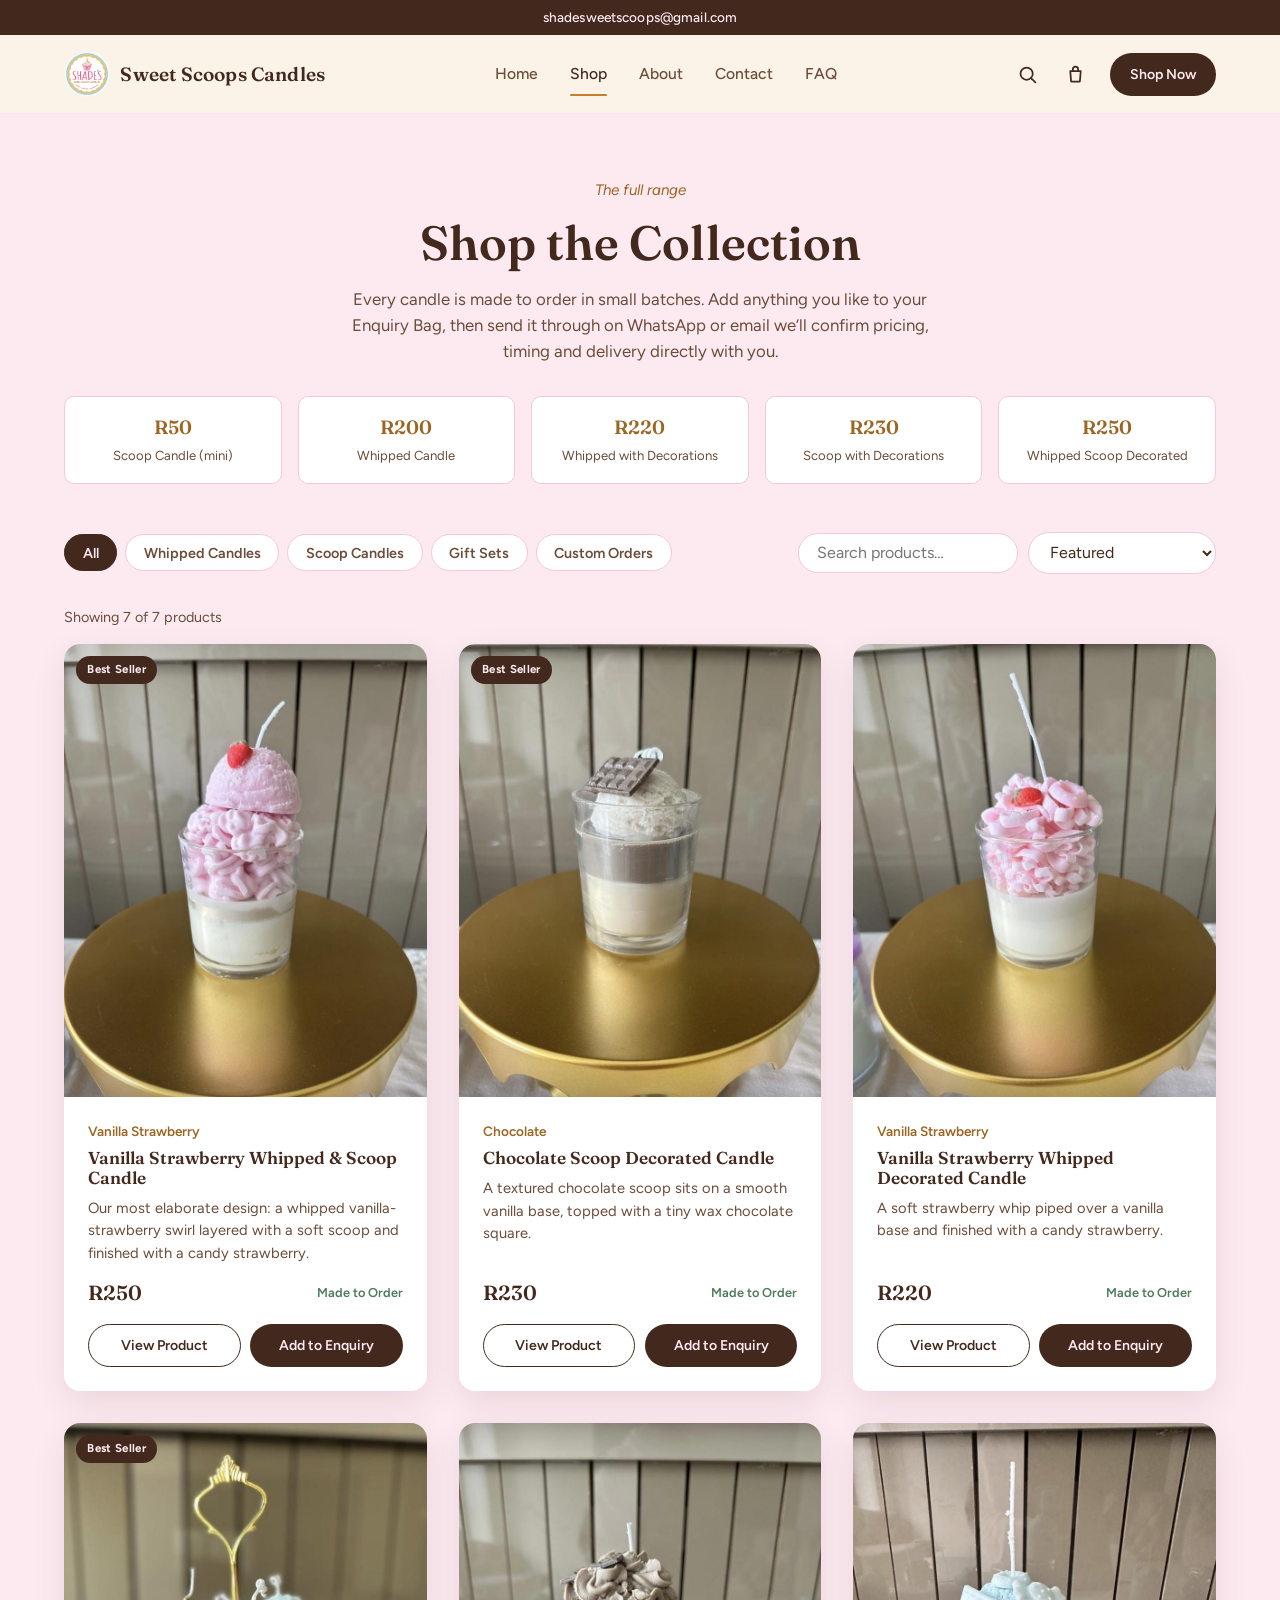
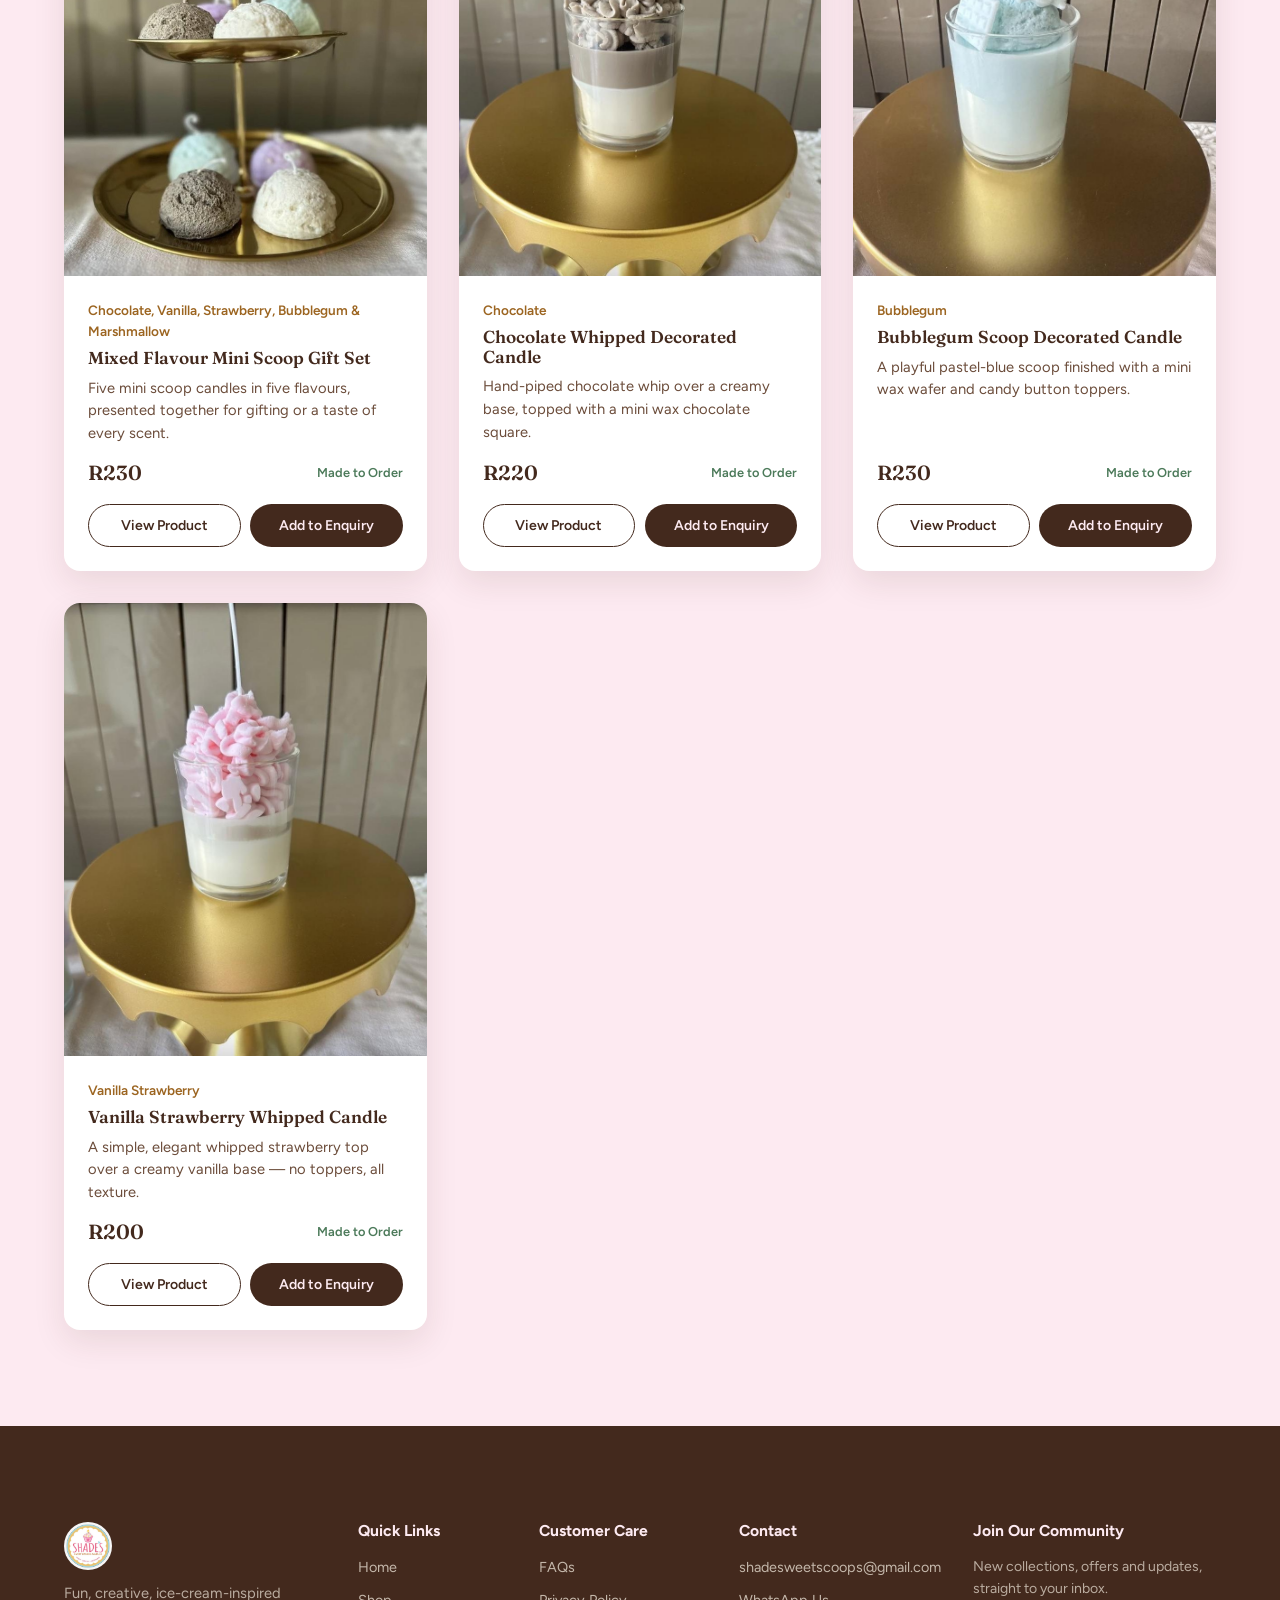
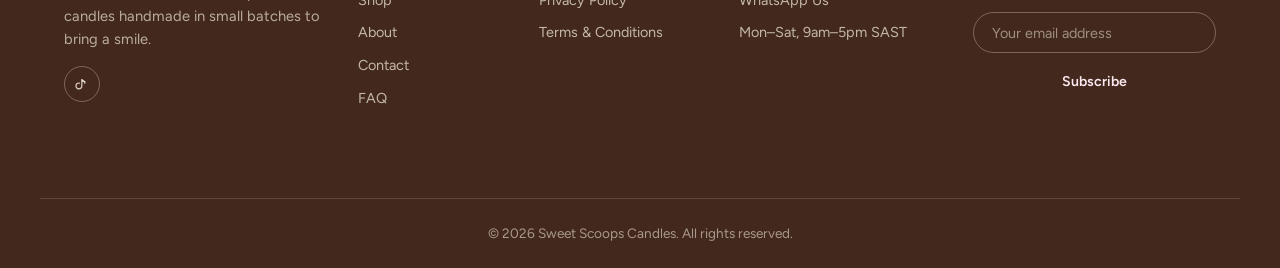
<file: shop.html>
<!DOCTYPE html>
<html lang="en">
<head>
<meta charset="UTF-8">
<meta name="viewport" content="width=device-width, initial-scale=1.0">
<title>Shop Sweet Scoops Candles</title>
<meta name="description" content="Browse handcrafted whipped and scoop candles, gift sets and custom orders. Add to your enquiry bag and order via WhatsApp or email.">
<link rel="canonical" href="https://sweetscoopcandles.co.za/shop.html" id="canonicalLink">
<meta property="og:type" content="website">
<meta property="og:site_name" content="Sweet Scoops Candles">
<meta property="og:title" content="Shop Sweet Scoops Candles" id="ogTitle">
<meta property="og:description" content="Browse handcrafted whipped and scoop candles, gift sets and custom orders. Add to your enquiry bag and order via WhatsApp or email." id="ogDescription">
<meta property="og:image" content="https://sweetscoopcandles.co.za/images/products/whipped-scoop-vanilla-strawberry.jpg" id="ogImage">
<meta property="og:url" content="https://sweetscoopcandles.co.za/shop.html" id="ogUrl">
<meta property="og:locale" content="en_ZA">
<meta name="twitter:card" content="summary_large_image">
<meta name="twitter:title" content="Shop Sweet Scoops Candles" id="twitterTitle">
<meta name="twitter:description" content="Browse handcrafted whipped and scoop candles, gift sets and custom orders. Add to your enquiry bag and order via WhatsApp or email." id="twitterDescription">
<meta name="twitter:image" content="https://sweetscoopcandles.co.za/images/products/whipped-scoop-vanilla-strawberry.jpg" id="twitterImage">
<link rel="icon" href="images/logo.jpg">
<link rel="stylesheet" href="css/style.css">
</head>
<body data-page="shop">
<a href="#main" class="skip-link">Skip to content</a>

<header class="site-header">
  <div class="header-topbar">
    <div class="container header-topbar-inner">
      <a href="mailto:shadesweetscoops@gmail.com" data-email-link class="header-email">
        <svg viewBox="0 0 24 24" fill="none" stroke="currentColor" stroke-width="1.8" stroke-linecap="round" stroke-linejoin="round"><rect x="3" y="5" width="18" height="14" rx="2"/><path d="m3 7 9 6 9-6"/></svg>
        shadesweetscoops@gmail.com
      </a>
    </div>
  </div>
  <div class="container header-inner">
    <a href="index.html" class="brand">
      <img src="images/logo.jpg" alt="Sweet Scoops Candles logo" class="brand-logo" width="46" height="46">
      <span class="brand-name">Sweet Scoops Candles</span>
    </a>
    <nav class="main-nav" aria-label="Primary">
      <a href="index.html" class="nav-link" data-nav="home">Home</a>
      <a href="shop.html" class="nav-link" data-nav="shop">Shop</a>
      <a href="about.html" class="nav-link" data-nav="about">About</a>
      <a href="contact.html" class="nav-link" data-nav="contact">Contact</a>
      <a href="faq.html" class="nav-link" data-nav="faq">FAQ</a>
    </nav>
    <div class="header-actions">
      <button class="icon-btn" id="searchToggle" aria-label="Search products" aria-expanded="false">
        <svg viewBox="0 0 24 24" fill="none" stroke="currentColor" stroke-width="2" stroke-linecap="round"><circle cx="11" cy="11" r="7"/><line x1="21" y1="21" x2="16.65" y2="16.65"/></svg>
      </button>
      <a href="enquiry.html" class="icon-btn" aria-label="Enquiry Bag">
        <svg viewBox="0 0 24 24" fill="none" stroke="currentColor" stroke-width="2" stroke-linecap="round" stroke-linejoin="round"><path d="M6 8h12l-1 12H7L6 8Z"/><path d="M9 8V6a3 3 0 0 1 6 0v2"/></svg>
        <span class="badge-count" data-bag-count style="display:none;">0</span>
      </a>
      <a href="shop.html" class="btn btn-primary btn-sm shop-now-btn">Shop Now</a>
      <button class="hamburger" id="hamburgerBtn" aria-label="Open menu" aria-expanded="false">
        <span></span><span></span><span></span>
      </button>
    </div>
  </div>
  <div class="search-panel" id="searchPanel">
    <div class="container search-panel-inner">
      <input type="search" id="headerSearchInput" placeholder="Search candles, flavours, gift sets…" aria-label="Search products">
      <button class="btn btn-primary btn-sm" id="headerSearchBtn">Search</button>
      <button class="icon-btn" id="searchClose" aria-label="Close search">
        <svg viewBox="0 0 24 24" fill="none" stroke="currentColor" stroke-width="2" stroke-linecap="round"><line x1="18" y1="6" x2="6" y2="18"/><line x1="6" y1="6" x2="18" y2="18"/></svg>
      </button>
    </div>
  </div>
  <nav class="mobile-nav" id="mobileNav" aria-label="Mobile">
    <a href="index.html" class="mobile-nav-link" data-nav="home">Home</a>
    <a href="shop.html" class="mobile-nav-link" data-nav="shop">Shop</a>
    <a href="about.html" class="mobile-nav-link" data-nav="about">About</a>
    <a href="contact.html" class="mobile-nav-link" data-nav="contact">Contact</a>
    <a href="faq.html" class="mobile-nav-link" data-nav="faq">FAQ</a>
    <a href="enquiry.html" class="mobile-nav-link" data-nav="enquiry">Enquiry Bag (<span data-bag-count>0</span>)</a>
    <a href="shop.html" class="btn btn-primary btn-block">Shop Now</a>
  </nav>
</header>

<main id="main">

  <section class="page-banner">
    <div class="container">
      <span class="eyebrow">The full range</span>
      <h1>Shop the Collection</h1>
      <p>Every candle is made to order in small batches. Add anything you like to your Enquiry Bag, then send it through on WhatsApp or email we&rsquo;ll confirm pricing, timing and delivery directly with you.</p>
    </div>
  </section>

  <section style="padding-top:0;">
    <div class="container">

      <div class="tier-strip" id="tierStrip"></div>

      <div class="shop-controls">
        <div class="category-tabs" id="categoryTabs"></div>
        <div class="shop-tools">
          <input type="search" class="shop-search" id="shopSearchInput" placeholder="Search products…" aria-label="Search products">
          <select class="shop-sort" id="shopSortSelect" aria-label="Sort products">
            <option value="featured">Featured</option>
            <option value="price-asc">Price: Low to High</option>
            <option value="price-desc">Price: High to Low</option>
            <option value="name-asc">Name: A–Z</option>
          </select>
        </div>
      </div>

      <p class="results-meta" id="shopResultsMeta"></p>

      <div class="product-grid" id="shopProductGrid"></div>

      <div class="empty-state" id="shopEmptyState" style="display:none;">
        <h3>No candles match your search</h3>
        <p>Try a different flavour, style or clear your filters to see everything we make.</p>
        <button type="button" class="btn btn-primary" onclick="window.resetShopFilters()">Clear Filters</button>
      </div>

      <div class="custom-panel" id="shopCustomPanel" style="display:none;">
        <div>
          <span class="eyebrow">Made for the occasion</span>
          <h2>Request a Custom Order</h2>
          <p style="color:var(--choc-soft);margin-top:var(--sp-2);">Tell us the occasion, the flavours and how many you need we&rsquo;ll put a design and a price together for you.</p>
          <ul class="custom-panel-list">
            <li>Wedding candles &amp; favours</li>
            <li>Corporate gifts</li>
            <li>Birthday gifts</li>
            <li>Events &amp; celebrations</li>
            <li>Bulk orders</li>
            <li>Personalised candles</li>
          </ul>
          <div class="custom-panel-actions">
            <a href="#" class="btn btn-whatsapp" data-whatsapp-link data-whatsapp-message="Hi! I'd like to request a custom candle order. Occasion: / Flavours: / Quantity: / Date needed:">
              <svg width="18" height="18" viewBox="0 0 24 24" fill="currentColor"><path d="M12.04 2C6.58 2 2.13 6.45 2.13 11.91c0 1.75.46 3.45 1.32 4.95L2 22l5.29-1.39a9.9 9.9 0 0 0 4.75 1.21h.01c5.46 0 9.91-4.45 9.91-9.91C21.96 6.45 17.5 2 12.04 2Zm5.8 14.02c-.24.68-1.4 1.31-1.93 1.36-.5.05-.98.23-3.29-.7-2.79-1.13-4.58-3.94-4.72-4.13-.14-.19-1.13-1.5-1.13-2.86 0-1.36.71-2.03.97-2.3.24-.26.53-.32.7-.32h.5c.16 0 .38-.03.58.44.24.57.8 1.96.87 2.1.07.15.11.32.02.51-.09.19-.14.31-.28.47-.14.16-.29.36-.42.48-.14.14-.28.29-.12.57.16.28.71 1.17 1.53 1.9 1.05.94 1.94 1.23 2.22 1.37.28.14.44.12.61-.07.16-.19.68-.79.87-1.06.19-.27.37-.22.62-.13.26.09 1.63.77 1.91.91.28.14.47.21.54.33.07.12.07.68-.17 1.36Z"/></svg>
              Request via WhatsApp
            </a>
            <a href="#" class="btn btn-secondary" data-mailto-link data-mail-subject="Custom Order Request - Sweet Scoops Candles" data-mail-body="Occasion: %0AFlavours: %0AQuantity: %0ADate needed: %0AAdditional notes: ">Request via Email</a>
          </div>
        </div>
        <div class="collection-card-media" style="border-radius:var(--radius-md);overflow:hidden;box-shadow:var(--shadow-soft);">
          <img src="images/lifestyle/variety-stand.jpg" alt="Assorted custom candle styles on a tiered stand" loading="lazy" width="500" height="400">
        </div>
      </div>

    </div>
  </section>

</main>

<footer class="site-footer">
  <div class="container footer-grid">
    <div class="footer-brand">
      <img src="images/logo.jpg" alt="Sweet Scoops Candles logo" class="footer-logo" width="48" height="48">
      <p>Fun, creative, ice-cream-inspired candles handmade in small batches to bring a smile.</p>
      <div class="social-links">
        <a href="#" aria-label="TikTok" data-tiktok-link>
          <svg viewBox="0 0 24 24" fill="none" stroke="currentColor" stroke-width="1.8" stroke-linecap="round" stroke-linejoin="round"><path d="M16 8.3c-1.9-.1-3.4-1.1-4.2-2.7v9.3a4.4 4.4 0 1 1-3.7-4.35"/><path d="M12 5.6c.7 1.6 2.3 2.7 4.2 2.7v2.4"/></svg>
        </a>
      </div>
    </div>
    <div class="footer-col">
      <h3>Quick Links</h3>
      <a href="index.html">Home</a>
      <a href="shop.html">Shop</a>
      <a href="about.html">About</a>
      <a href="contact.html">Contact</a>
      <a href="faq.html">FAQ</a>
    </div>
    <div class="footer-col">
      <h3>Customer Care</h3>
      <a href="faq.html">FAQs</a>
      <a href="privacy.html">Privacy Policy</a>
      <a href="terms.html">Terms &amp; Conditions</a>
    </div>
    <div class="footer-col">
      <h3>Contact</h3>
      <a href="mailto:shadesweetscoops@gmail.com" data-email-link>shadesweetscoops@gmail.com</a>
      <a href="#" data-whatsapp-link data-whatsapp-message="Hi! I'd like to get in touch.">WhatsApp Us</a>
      <span>Mon&ndash;Sat, 9am&ndash;5pm SAST</span>
    </div>
    <div class="footer-col footer-newsletter">
      <h3>Join Our Community</h3>
      <p style="font-size:0.88rem;color:rgba(251,243,231,0.65);margin-bottom:0.8rem;">New collections, offers and updates, straight to your inbox.</p>
      <form class="footer-newsletter-form" id="footerNewsletterForm" novalidate>
        <input type="email" placeholder="Your email address" aria-label="Email address" required>
        <button type="submit" class="btn btn-primary btn-sm">Subscribe</button>
      </form>
      <p class="form-msg" id="footerNewsletterMsg"></p>
    </div>
  </div>
  <div class="footer-bottom container">
    <p>&copy; <span id="footerYear">2026</span> Sweet Scoops Candles. All rights reserved.</p>
  </div>
</footer>

<script src="js/products.js"></script>
<script src="js/main.js"></script>
<script src="js/shop.js"></script>
</body>
</html>
</file>
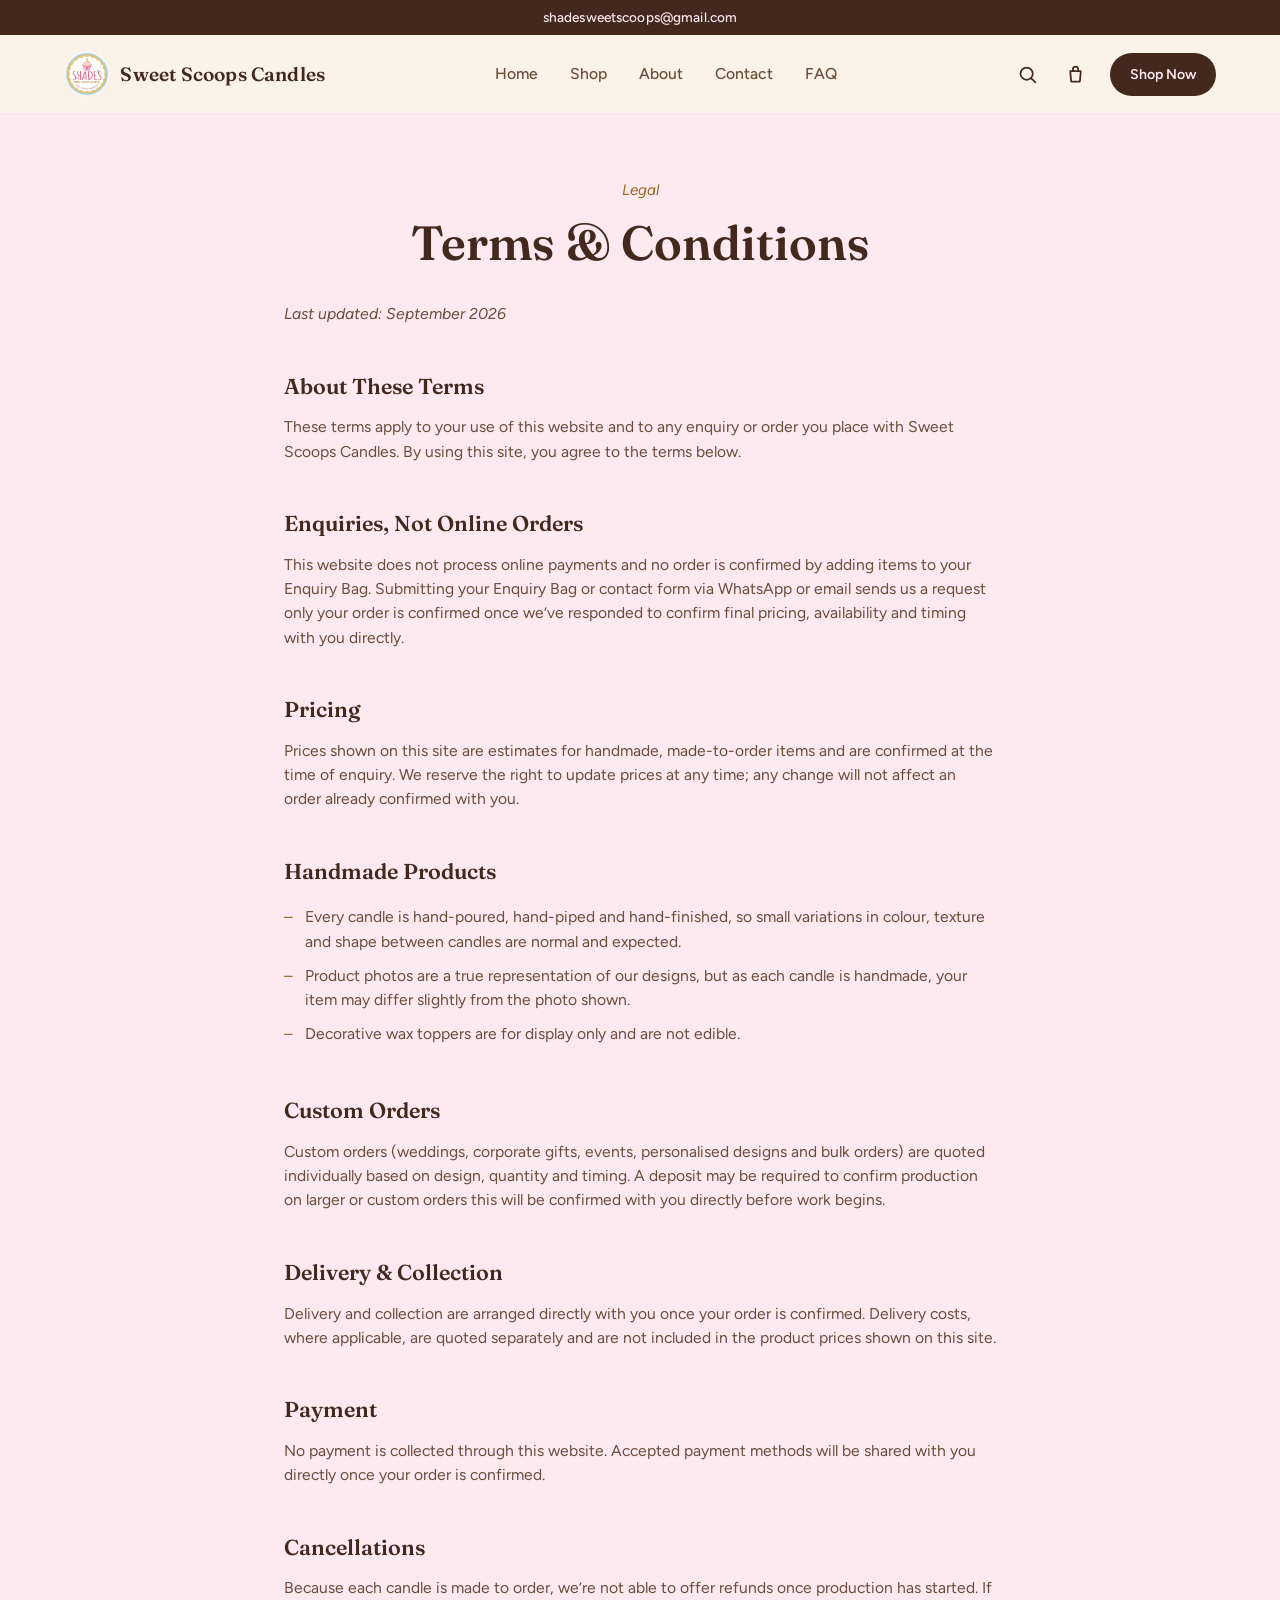
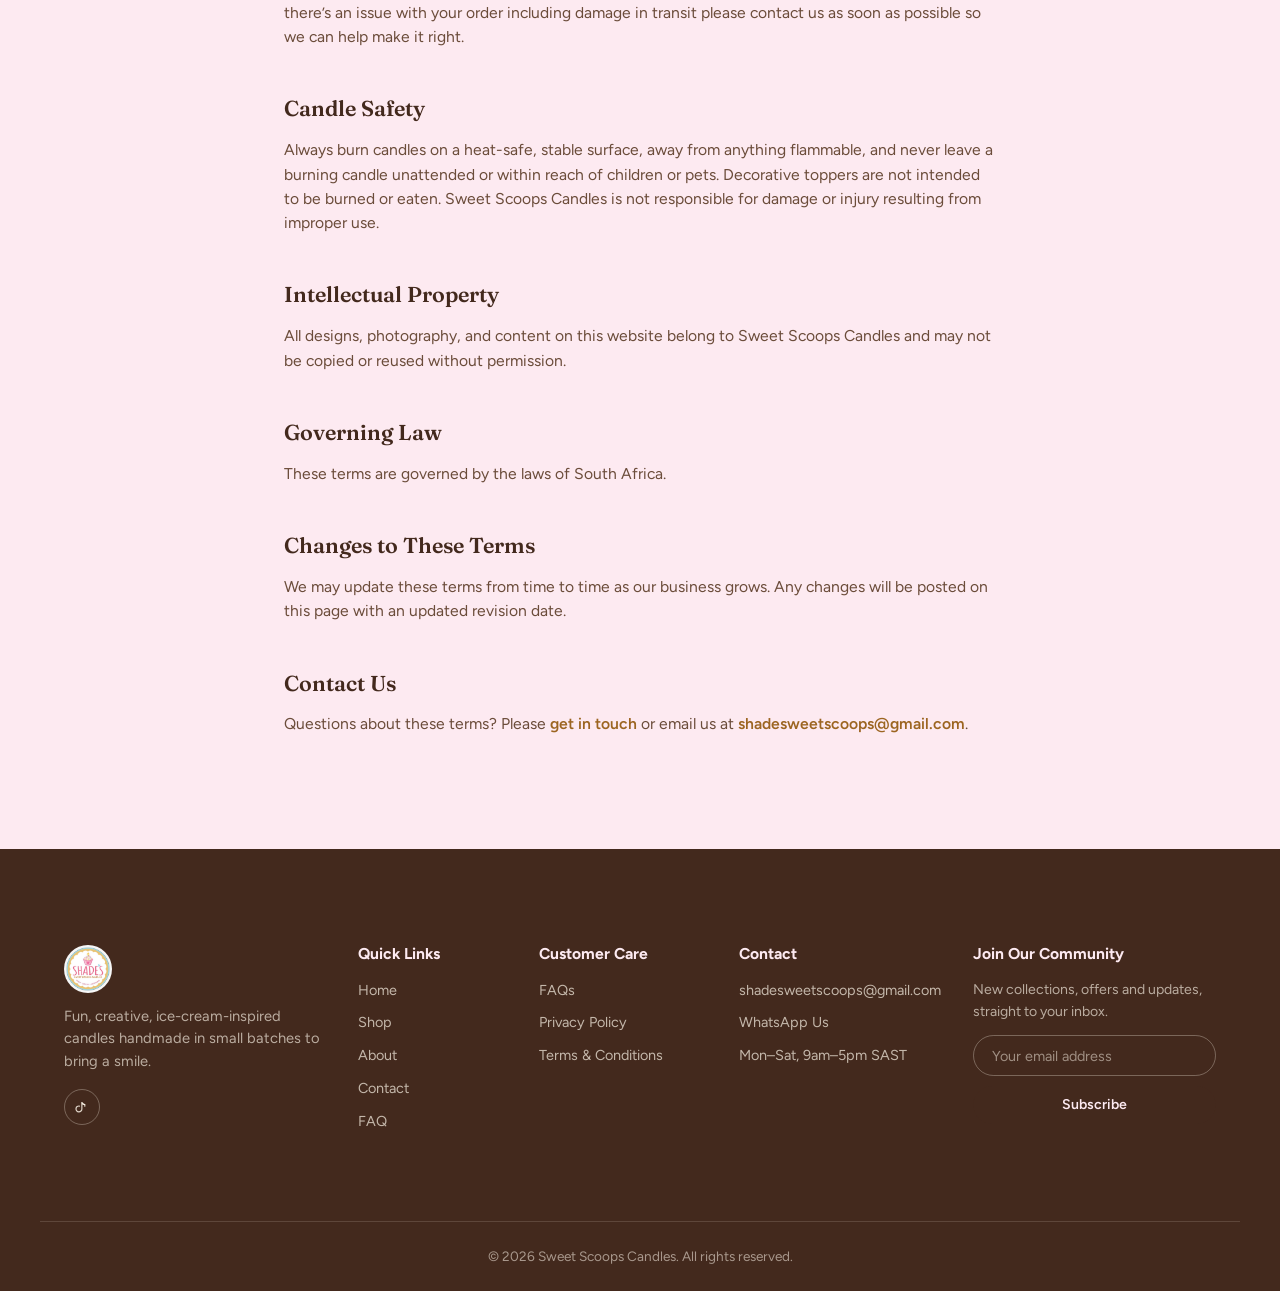
<file: terms.html>
<!DOCTYPE html>
<html lang="en">
<head>
<meta charset="UTF-8">
<meta name="viewport" content="width=device-width, initial-scale=1.0">
<title>Terms &amp; Conditions Sweet Scoops Candles</title>
<meta name="description" content="Terms and conditions for ordering, custom requests, delivery and candle care at Sweet Scoops Candles.">
<link rel="canonical" href="https://sweetscoopcandles.co.za/terms.html" id="canonicalLink">
<meta property="og:type" content="website">
<meta property="og:site_name" content="Sweet Scoops Candles">
<meta property="og:title" content="Terms &amp; Conditions Sweet Scoops Candles" id="ogTitle">
<meta property="og:description" content="Terms and conditions for ordering, custom requests, delivery and candle care at Sweet Scoops Candles." id="ogDescription">
<meta property="og:image" content="https://sweetscoopcandles.co.za/images/logo.jpg" id="ogImage">
<meta property="og:url" content="https://sweetscoopcandles.co.za/terms.html" id="ogUrl">
<meta property="og:locale" content="en_ZA">
<meta name="twitter:card" content="summary_large_image">
<meta name="twitter:title" content="Terms &amp; Conditions Sweet Scoops Candles" id="twitterTitle">
<meta name="twitter:description" content="Terms and conditions for ordering, custom requests, delivery and candle care at Sweet Scoops Candles." id="twitterDescription">
<meta name="twitter:image" content="https://sweetscoopcandles.co.za/images/logo.jpg" id="twitterImage">
<link rel="icon" href="images/logo.jpg">
<link rel="stylesheet" href="css/style.css">
</head>
<body data-page="terms">
<a href="#main" class="skip-link">Skip to content</a>

<header class="site-header">
  <div class="header-topbar">
    <div class="container header-topbar-inner">
      <a href="mailto:shadesweetscoops@gmail.com" data-email-link class="header-email">
        <svg viewBox="0 0 24 24" fill="none" stroke="currentColor" stroke-width="1.8" stroke-linecap="round" stroke-linejoin="round"><rect x="3" y="5" width="18" height="14" rx="2"/><path d="m3 7 9 6 9-6"/></svg>
        shadesweetscoops@gmail.com
      </a>
    </div>
  </div>
  <div class="container header-inner">
    <a href="index.html" class="brand">
      <img src="images/logo.jpg" alt="Sweet Scoops Candles logo" class="brand-logo" width="46" height="46">
      <span class="brand-name">Sweet Scoops Candles</span>
    </a>
    <nav class="main-nav" aria-label="Primary">
      <a href="index.html" class="nav-link" data-nav="home">Home</a>
      <a href="shop.html" class="nav-link" data-nav="shop">Shop</a>
      <a href="about.html" class="nav-link" data-nav="about">About</a>
      <a href="contact.html" class="nav-link" data-nav="contact">Contact</a>
      <a href="faq.html" class="nav-link" data-nav="faq">FAQ</a>
    </nav>
    <div class="header-actions">
      <button class="icon-btn" id="searchToggle" aria-label="Search products" aria-expanded="false">
        <svg viewBox="0 0 24 24" fill="none" stroke="currentColor" stroke-width="2" stroke-linecap="round"><circle cx="11" cy="11" r="7"/><line x1="21" y1="21" x2="16.65" y2="16.65"/></svg>
      </button>
      <a href="enquiry.html" class="icon-btn" aria-label="Enquiry Bag">
        <svg viewBox="0 0 24 24" fill="none" stroke="currentColor" stroke-width="2" stroke-linecap="round" stroke-linejoin="round"><path d="M6 8h12l-1 12H7L6 8Z"/><path d="M9 8V6a3 3 0 0 1 6 0v2"/></svg>
        <span class="badge-count" data-bag-count style="display:none;">0</span>
      </a>
      <a href="shop.html" class="btn btn-primary btn-sm shop-now-btn">Shop Now</a>
      <button class="hamburger" id="hamburgerBtn" aria-label="Open menu" aria-expanded="false">
        <span></span><span></span><span></span>
      </button>
    </div>
  </div>
  <div class="search-panel" id="searchPanel">
    <div class="container search-panel-inner">
      <input type="search" id="headerSearchInput" placeholder="Search candles, flavours, gift sets…" aria-label="Search products">
      <button class="btn btn-primary btn-sm" id="headerSearchBtn">Search</button>
      <button class="icon-btn" id="searchClose" aria-label="Close search">
        <svg viewBox="0 0 24 24" fill="none" stroke="currentColor" stroke-width="2" stroke-linecap="round"><line x1="18" y1="6" x2="6" y2="18"/><line x1="6" y1="6" x2="18" y2="18"/></svg>
      </button>
    </div>
  </div>
  <nav class="mobile-nav" id="mobileNav" aria-label="Mobile">
    <a href="index.html" class="mobile-nav-link" data-nav="home">Home</a>
    <a href="shop.html" class="mobile-nav-link" data-nav="shop">Shop</a>
    <a href="about.html" class="mobile-nav-link" data-nav="about">About</a>
    <a href="contact.html" class="mobile-nav-link" data-nav="contact">Contact</a>
    <a href="faq.html" class="mobile-nav-link" data-nav="faq">FAQ</a>
    <a href="enquiry.html" class="mobile-nav-link" data-nav="enquiry">Enquiry Bag (<span data-bag-count>0</span>)</a>
    <a href="shop.html" class="btn btn-primary btn-block">Shop Now</a>
  </nav>
</header>

<main id="main">

  <section class="page-banner">
    <div class="container">
      <span class="eyebrow">Legal</span>
      <h1>Terms &amp; Conditions</h1>
    </div>
  </section>

  <section style="padding-top:0;">
    <div class="container policy-content">
      <p class="policy-updated">Last updated: September 2026</p>

      <h2>About These Terms</h2>
      <p>These terms apply to your use of this website and to any enquiry or order you place with Sweet Scoops Candles. By using this site, you agree to the terms below.</p>

      <h2>Enquiries, Not Online Orders</h2>
      <p>This website does not process online payments and no order is confirmed by adding items to your Enquiry Bag. Submitting your Enquiry Bag or contact form via WhatsApp or email sends us a request only your order is confirmed once we&rsquo;ve responded to confirm final pricing, availability and timing with you directly.</p>

      <h2>Pricing</h2>
      <p>Prices shown on this site are estimates for handmade, made-to-order items and are confirmed at the time of enquiry. We reserve the right to update prices at any time; any change will not affect an order already confirmed with you.</p>

      <h2>Handmade Products</h2>
      <ul>
        <li>Every candle is hand-poured, hand-piped and hand-finished, so small variations in colour, texture and shape between candles are normal and expected.</li>
        <li>Product photos are a true representation of our designs, but as each candle is handmade, your item may differ slightly from the photo shown.</li>
        <li>Decorative wax toppers are for display only and are not edible.</li>
      </ul>

      <h2>Custom Orders</h2>
      <p>Custom orders (weddings, corporate gifts, events, personalised designs and bulk orders) are quoted individually based on design, quantity and timing. A deposit may be required to confirm production on larger or custom orders this will be confirmed with you directly before work begins.</p>

      <h2>Delivery &amp; Collection</h2>
      <p>Delivery and collection are arranged directly with you once your order is confirmed. Delivery costs, where applicable, are quoted separately and are not included in the product prices shown on this site.</p>

      <h2>Payment</h2>
      <p>No payment is collected through this website. Accepted payment methods will be shared with you directly once your order is confirmed.</p>

      <h2>Cancellations</h2>
      <p>Because each candle is made to order, we&rsquo;re not able to offer refunds once production has started. If there&rsquo;s an issue with your order including damage in transit please contact us as soon as possible so we can help make it right.</p>

      <h2>Candle Safety</h2>
      <p>Always burn candles on a heat-safe, stable surface, away from anything flammable, and never leave a burning candle unattended or within reach of children or pets. Decorative toppers are not intended to be burned or eaten. Sweet Scoops Candles is not responsible for damage or injury resulting from improper use.</p>

      <h2>Intellectual Property</h2>
      <p>All designs, photography, and content on this website belong to Sweet Scoops Candles and may not be copied or reused without permission.</p>

      <h2>Governing Law</h2>
      <p>These terms are governed by the laws of South Africa.</p>

      <h2>Changes to These Terms</h2>
      <p>We may update these terms from time to time as our business grows. Any changes will be posted on this page with an updated revision date.</p>

      <h2>Contact Us</h2>
      <p>Questions about these terms? Please <a href="contact.html" style="color:var(--caramel-dark);font-weight:600;">get in touch</a> or email us at <a href="mailto:shadesweetscoops@gmail.com" data-email-link style="color:var(--caramel-dark);font-weight:600;">shadesweetscoops@gmail.com</a>.</p>
    </div>
  </section>

</main>

<footer class="site-footer">
  <div class="container footer-grid">
    <div class="footer-brand">
      <img src="images/logo.jpg" alt="Sweet Scoops Candles logo" class="footer-logo" width="48" height="48">
      <p>Fun, creative, ice-cream-inspired candles handmade in small batches to bring a smile.</p>
      <div class="social-links">
        <a href="#" aria-label="TikTok" data-tiktok-link>
          <svg viewBox="0 0 24 24" fill="none" stroke="currentColor" stroke-width="1.8" stroke-linecap="round" stroke-linejoin="round"><path d="M16 8.3c-1.9-.1-3.4-1.1-4.2-2.7v9.3a4.4 4.4 0 1 1-3.7-4.35"/><path d="M12 5.6c.7 1.6 2.3 2.7 4.2 2.7v2.4"/></svg>
        </a>
      </div>
    </div>
    <div class="footer-col">
      <h3>Quick Links</h3>
      <a href="index.html">Home</a>
      <a href="shop.html">Shop</a>
      <a href="about.html">About</a>
      <a href="contact.html">Contact</a>
      <a href="faq.html">FAQ</a>
    </div>
    <div class="footer-col">
      <h3>Customer Care</h3>
      <a href="faq.html">FAQs</a>
      <a href="privacy.html">Privacy Policy</a>
      <a href="terms.html">Terms &amp; Conditions</a>
    </div>
    <div class="footer-col">
      <h3>Contact</h3>
      <a href="mailto:shadesweetscoops@gmail.com" data-email-link>shadesweetscoops@gmail.com</a>
      <a href="#" data-whatsapp-link data-whatsapp-message="Hi! I'd like to get in touch.">WhatsApp Us</a>
      <span>Mon&ndash;Sat, 9am&ndash;5pm SAST</span>
    </div>
    <div class="footer-col footer-newsletter">
      <h3>Join Our Community</h3>
      <p style="font-size:0.88rem;color:rgba(251,243,231,0.65);margin-bottom:0.8rem;">New collections, offers and updates, straight to your inbox.</p>
      <form class="footer-newsletter-form" id="footerNewsletterForm" novalidate>
        <input type="email" placeholder="Your email address" aria-label="Email address" required>
        <button type="submit" class="btn btn-primary btn-sm">Subscribe</button>
      </form>
      <p class="form-msg" id="footerNewsletterMsg"></p>
    </div>
  </div>
  <div class="footer-bottom container">
    <p>&copy; <span id="footerYear">2026</span> Sweet Scoops Candles. All rights reserved.</p>
  </div>
</footer>

<script src="js/products.js"></script>
<script src="js/main.js"></script>
</body>
</html>
</file>
<file: css/style.css>
/* =================================================================
   Sweet Scoops Candles — Stylesheet
   Type: Fraunces (display/headings) + Figtree (body/UI)
   ================================================================= */

@import url('https://fonts.googleapis.com/css2?family=Fraunces:opsz,wght@9..144,400;9..144,500;9..144,600;9..144,700&family=Figtree:wght@400;500;600;700&display=swap');

:root{
  /* ---- Color tokens ---- */
  --cream:        #FDEAF1;
  --cream-deep:   #FBD8E7;
  --paper:        #FFFFFF;
  --choc:         #43291D;
  --choc-soft:    #6B4C3A;
  --caramel:      #C4802E;
  --caramel-dark: #9C6521;
  --strawberry:   #EF84A0;
  --strawberry-dark: #C23D63;
  --bubblegum:    #7FCBD3;
  --bubblegum-dark: #4FA6AF;
  --sunshine:     #FFCE54;
  --sunshine-dark: #E0A912;
  --grape:        #C9A0DC;
  --grape-dark:   #A46FC0;
  --line:         #F4C7DC;
  --line-soft:    #FCE3EF;
  --error:        #B3423A;
  --success:      #4C7A5A;

  /* ---- Type ---- */
  --font-display: 'Fraunces', Georgia, serif;
  --font-body: 'Figtree', -apple-system, BlinkMacSystemFont, 'Segoe UI', sans-serif;

  /* ---- Spacing scale (8px base) ---- */
  --sp-1: 0.5rem;
  --sp-2: 0.75rem;
  --sp-3: 1rem;
  --sp-4: 1.5rem;
  --sp-5: 2rem;
  --sp-6: 3rem;
  --sp-7: 4rem;
  --sp-8: 6rem;
  --sp-9: 8rem;

  --radius-scoop: 40% 60% 55% 45% / 55% 45% 60% 40%;
  --radius-sm: 10px;
  --radius-md: 16px;
  --shadow-soft: 0 12px 32px rgba(67, 41, 29, 0.10);
  --shadow-lift: 0 18px 44px rgba(67, 41, 29, 0.16);
  --container-w: 1200px;
}

/* ---- Reset ---- */
*, *::before, *::after{ box-sizing: border-box; }
html{ scroll-behavior: smooth; }
body{
  margin: 0;
  font-family: var(--font-body);
  color: var(--choc);
  background: var(--cream);
  -webkit-font-smoothing: antialiased;
  line-height: 1.55;
}
img{ max-width: 100%; display: block; }
a{ color: inherit; text-decoration: none; }
button{ font-family: inherit; cursor: pointer; }
input, select, textarea{ font-family: inherit; font-size: 1rem; }
ul{ list-style: none; margin: 0; padding: 0; }
h1,h2,h3,h4{ font-family: var(--font-display); font-weight: 600; line-height: 1.15; margin: 0; color: var(--choc); }
p{ margin: 0; }
:focus-visible{ outline: 2px solid var(--caramel-dark); outline-offset: 3px; }
@media (prefers-reduced-motion: reduce){
  html{ scroll-behavior: auto; }
  *{ animation-duration: 0.01ms !important; transition-duration: 0.01ms !important; }
}

.container{ max-width: var(--container-w); margin: 0 auto; padding: 0 var(--sp-4); }
@media (max-width: 640px){ .container{ padding: 0 var(--sp-3); } }

section{ padding: var(--sp-8) 0; }
@media (max-width: 780px){ section{ padding: var(--sp-6) 0; } }

.section-alt{ background: var(--paper); }

.eyebrow{
  display: inline-block;
  font-family: var(--font-body);
  font-size: 0.95rem;
  color: var(--caramel-dark);
  font-style: italic;
  margin-bottom: var(--sp-2);
}
.section-head{
  max-width: 640px;
  margin: 0 0 var(--sp-6);
}
.section-head h2{ font-size: clamp(1.8rem, 3vw, 2.5rem); }
.section-head p{ margin-top: var(--sp-2); color: var(--choc-soft); font-size: 1.05rem; }
.section-head.centered{ margin-left: auto; margin-right: auto; text-align: center; }

/* ---- Buttons ---- */
.btn{
  display: inline-flex;
  align-items: center;
  justify-content: center;
  gap: 0.5rem;
  padding: 0.9rem 1.7rem;
  border-radius: 999px;
  font-size: 0.98rem;
  font-weight: 600;
  border: 1.5px solid transparent;
  transition: transform 0.15s ease, background 0.15s ease, border-color 0.15s ease, color 0.15s ease;
  white-space: nowrap;
}
.btn:hover{ transform: translateY(-2px); }
.btn:active{ transform: translateY(0); }
.btn-primary{ background: var(--choc); color: var(--cream); }
.btn-primary:hover{ background: var(--caramel-dark); }
.btn-secondary{ background: transparent; color: var(--choc); border-color: var(--choc); }
.btn-secondary:hover{ background: var(--choc); color: var(--cream); }
.btn-whatsapp{ background: #3F7A5C; color: #fff; }
.btn-whatsapp:hover{ background: #33654B; }
.btn-outline-light{ background: transparent; color: var(--cream); border-color: rgba(251,243,231,0.7); }
.btn-outline-light:hover{ background: var(--cream); color: var(--choc); }
.btn-block{ width: 100%; }
.btn-sm{ padding: 0.6rem 1.2rem; font-size: 0.88rem; }
.btn:disabled{ opacity: 0.5; cursor: not-allowed; transform: none; }

/* ---- Icon buttons ---- */
.icon-btn{
  display: inline-flex;
  align-items: center;
  justify-content: center;
  width: 42px;
  height: 42px;
  border-radius: 50%;
  background: transparent;
  border: none;
  color: var(--choc);
  position: relative;
  transition: background 0.15s ease;
}
.icon-btn:hover{ background: var(--cream-deep); }
.icon-btn svg{ width: 21px; height: 21px; }

.badge-count{
  position: absolute;
  top: 2px;
  right: 2px;
  min-width: 18px;
  height: 18px;
  padding: 0 4px;
  border-radius: 999px;
  background: var(--caramel);
  color: #fff;
  font-size: 0.65rem;
  font-weight: 700;
  display: flex;
  align-items: center;
  justify-content: center;
  font-family: var(--font-body);
}

/* =================================================================
   HEADER
   ================================================================= */
.site-header{
  position: sticky;
  top: 0;
  z-index: 100;
  background: rgba(251,243,231,0.92);
  backdrop-filter: blur(10px);
  border-bottom: 1px solid var(--line-soft);
}
.header-topbar{
  background: var(--choc);
  color: var(--cream);
}
.header-topbar-inner{
  display: flex;
  align-items: center;
  justify-content: center;
  padding: 0.45rem var(--sp-4);
}
.header-email{
  display: inline-flex;
  align-items: center;
  gap: 0.4rem;
  color: var(--cream);
  font-size: 0.85rem;
  font-weight: 500;
  letter-spacing: 0.01em;
}
.header-email:hover{ color: var(--strawberry); }
.header-email svg{ width: 15px; height: 15px; flex-shrink: 0; }
@media (max-width: 480px){
  .header-topbar-inner{ padding: 0.35rem var(--sp-3); }
  .header-email{ font-size: 0.76rem; gap: 0.3rem; }
  .header-email svg{ width: 13px; height: 13px; }
}
.header-inner{
  display: flex;
  align-items: center;
  justify-content: space-between;
  gap: var(--sp-4);
  height: 78px;
}
.brand{ display: flex; align-items: center; gap: 0.65rem; min-width: 0; flex-shrink: 1; }
.brand-logo{ width: 46px; height: 46px; border-radius: 50%; object-fit: cover; flex-shrink: 0; }
.brand-name{
  font-family: var(--font-display);
  font-size: 1.2rem;
  font-weight: 600;
  letter-spacing: 0.01em;
  white-space: nowrap;
  overflow: hidden;
  text-overflow: ellipsis;
  min-width: 0;
}
.main-nav{ display: flex; align-items: center; gap: var(--sp-5); }
.nav-link{
  font-size: 0.98rem;
  font-weight: 500;
  color: var(--choc-soft);
  position: relative;
  padding: 6px 0;
}
.nav-link:hover{ color: var(--choc); }
.nav-link.active{ color: var(--choc); }
.nav-link.active::after{
  content: "";
  position: absolute;
  left: 0; right: 0; bottom: -3px;
  height: 2px;
  background: var(--caramel);
  border-radius: 2px;
}
.header-actions{ display: flex; align-items: center; gap: 0.4rem; flex-shrink: 0; }
.shop-now-btn{ margin-left: 0.4rem; }
.hamburger{
  display: none;
  flex-direction: column;
  justify-content: center;
  gap: 5px;
  width: 42px;
  height: 42px;
  background: transparent;
  border: none;
  border-radius: 50%;
}
.hamburger:hover{ background: var(--cream-deep); }
.hamburger span{
  display: block;
  width: 20px;
  height: 2px;
  background: var(--choc);
  margin: 0 auto;
  transition: transform 0.2s ease, opacity 0.2s ease;
}
.hamburger.is-open span:nth-child(1){ transform: translateY(7px) rotate(45deg); }
.hamburger.is-open span:nth-child(2){ opacity: 0; }
.hamburger.is-open span:nth-child(3){ transform: translateY(-7px) rotate(-45deg); }

.search-panel{
  max-height: 0;
  overflow: hidden;
  background: var(--paper);
  border-bottom: 1px solid var(--line-soft);
  transition: max-height 0.25s ease;
}
.search-panel.is-open{ max-height: 100px; }
.search-panel-inner{
  display: flex;
  align-items: center;
  gap: var(--sp-2);
  padding: var(--sp-3) var(--sp-4);
}
.search-panel-inner input{
  flex: 1;
  border: 1.5px solid var(--line);
  border-radius: 999px;
  padding: 0.7rem 1.2rem;
  background: var(--cream);
}
.search-panel-inner input:focus{ border-color: var(--caramel); }

.mobile-nav{
  display: none;
  flex-direction: column;
  background: var(--paper);
  border-bottom: 1px solid var(--line-soft);
  padding: var(--sp-2) var(--sp-4) var(--sp-4);
}
.mobile-nav.is-open{ display: flex; }
.mobile-nav-link{
  padding: 0.85rem 0.2rem;
  border-bottom: 1px solid var(--line-soft);
  font-weight: 500;
  font-size: 1.02rem;
  color: var(--choc-soft);
}
.mobile-nav-link.active{ color: var(--caramel-dark); }
.mobile-nav .btn{ margin-top: var(--sp-3); }

@media (max-width: 900px){
  .main-nav{ display: none; }
  .shop-now-btn{ display: none; }
  .hamburger{ display: flex; }
}

@media (max-width: 480px){
  .header-inner{ height: 66px; }
  .brand-logo{ width: 36px; height: 36px; }
  .brand-name{ font-size: 1rem; }
  .header-actions{ gap: 0.1rem; }
  .icon-btn{ width: 38px; height: 38px; }
  .icon-btn svg{ width: 19px; height: 19px; }
  .hamburger{ width: 38px; height: 38px; }
}

/* =================================================================
   HERO
   ================================================================= */
.hero{
  padding: var(--sp-7) 0 var(--sp-8);
  overflow: hidden;
}
.hero-inner{
  display: grid;
  grid-template-columns: 1fr 1fr;
  align-items: center;
  gap: var(--sp-7);
}
.hero-copy .eyebrow{ display: block; }
.hero-copy h1{
  font-size: clamp(2.6rem, 5vw, 3.9rem);
  letter-spacing: -0.01em;
  margin-bottom: var(--sp-4);
}
.hero-copy p{
  font-size: 1.12rem;
  color: var(--choc-soft);
  max-width: 46ch;
  margin-bottom: var(--sp-5);
}
.hero-actions{ display: flex; gap: var(--sp-3); flex-wrap: wrap; }
.hero-media{
  position: relative;
  display: flex;
  align-items: center;
  justify-content: center;
}
.hero-media::before{
  content: "";
  position: absolute;
  inset: -6% -6%;
  background: var(--strawberry);
  opacity: 0.16;
  border-radius: var(--radius-scoop);
  z-index: 0;
}
.hero-media img{
  position: relative;
  z-index: 1;
  border-radius: var(--radius-scoop);
  width: 100%;
  height: auto;
  max-width: 460px;
  aspect-ratio: 4/5;
  object-fit: cover;
  box-shadow: var(--shadow-lift);
}
@media (max-width: 900px){
  .hero-inner{ grid-template-columns: 1fr; gap: var(--sp-6); }
  .hero-media{ order: -1; }
  .hero-media img{ max-width: 320px; margin: 0 auto; }
}

/* Scalloped divider — signature motif echoing the logo badge edge */
.scallop-divider{
  width: 100%;
  height: 34px;
  display: block;
}
.scallop-divider svg{ width: 100%; height: 100%; display: block; }

/* =================================================================
   COLLECTION / CATEGORY CARDS
   ================================================================= */
.collection-grid{
  display: grid;
  grid-template-columns: repeat(4, 1fr);
  gap: var(--sp-4);
}
.collection-card{
  background: var(--paper);
  border-radius: var(--radius-md);
  overflow: hidden;
  box-shadow: var(--shadow-soft);
  display: flex;
  flex-direction: column;
  transition: transform 0.2s ease, box-shadow 0.2s ease;
}
.collection-card:hover{ transform: translateY(-4px); box-shadow: var(--shadow-lift); }
.collection-card-media{
  aspect-ratio: 5/4;
  overflow: hidden;
  background: var(--cream-deep);
}
.collection-card-media img{ width: 100%; height: 100%; object-fit: cover; }
.collection-card-body{ padding: var(--sp-4); display: flex; flex-direction: column; gap: 0.4rem; flex: 1; }
.collection-card-body h3{ font-size: 1.15rem; }
.collection-card-body p{ color: var(--choc-soft); font-size: 0.94rem; flex: 1; }
.collection-card-body .btn{ align-self: flex-start; margin-top: var(--sp-2); }

@media (max-width: 980px){ .collection-grid{ grid-template-columns: repeat(2, 1fr); } }
@media (max-width: 560px){ .collection-grid{ grid-template-columns: 1fr; } }

/* =================================================================
   PRODUCT CARDS / GRID
   ================================================================= */
.product-grid{
  display: grid;
  grid-template-columns: repeat(3, 1fr);
  gap: var(--sp-5);
}
.product-card{
  background: var(--paper);
  border-radius: var(--radius-md);
  overflow: hidden;
  box-shadow: var(--shadow-soft);
  display: flex;
  flex-direction: column;
  transition: transform 0.2s ease, box-shadow 0.2s ease;
}
.product-card:hover{ transform: translateY(-4px); box-shadow: var(--shadow-lift); }
.product-card-media{
  position: relative;
  aspect-ratio: 4/5;
  overflow: hidden;
  background: var(--cream-deep);
}
.product-card-media img{ width: 100%; height: 100%; object-fit: cover; }
.product-tag{
  position: absolute;
  top: 12px;
  left: 12px;
  background: var(--choc);
  color: var(--cream);
  font-size: 0.72rem;
  font-weight: 700;
  letter-spacing: 0.03em;
  padding: 0.32rem 0.7rem;
  border-radius: 999px;
}
.product-card-body{ padding: var(--sp-4); display: flex; flex-direction: column; gap: 0.35rem; flex: 1; }
.product-card-body h3{ font-size: 1.08rem; }
.product-flavor{ color: var(--caramel-dark); font-size: 0.85rem; font-weight: 600; }
.product-desc{ color: var(--choc-soft); font-size: 0.92rem; flex: 1; margin: 0.2rem 0 0.4rem; }
.product-meta-row{ display: flex; align-items: center; justify-content: space-between; margin-bottom: 0.6rem; }
.product-price{ font-family: var(--font-display); font-size: 1.28rem; font-weight: 600; }
.product-availability{ font-size: 0.8rem; color: var(--success); font-weight: 600; }
.product-card-actions{ display: flex; gap: 0.6rem; }
.product-card-actions .btn{ flex: 1; padding-left: 0.8rem; padding-right: 0.8rem; }

@media (max-width: 980px){ .product-grid{ grid-template-columns: repeat(2, 1fr); } }
@media (max-width: 620px){ .product-grid{ grid-template-columns: 1fr; } }

/* =================================================================
   BRAND STORY / EDITORIAL
   ================================================================= */
.editorial{
  display: grid;
  grid-template-columns: 0.9fr 1.1fr;
  gap: var(--sp-7);
  align-items: center;
}
.editorial-media img{
  border-radius: var(--radius-scoop);
  width: 100%;
  height: auto;
  aspect-ratio: 4/5;
  object-fit: cover;
  box-shadow: var(--shadow-lift);
}
.editorial-copy h2{ font-size: clamp(1.9rem, 3.4vw, 2.7rem); margin-bottom: var(--sp-4); }
.editorial-copy p{ color: var(--choc-soft); margin-bottom: var(--sp-3); font-size: 1.05rem; }
.editorial-copy .btn{ margin-top: var(--sp-3); }
.editorial.reverse{ grid-template-columns: 1.1fr 0.9fr; }
.editorial.reverse .editorial-media{ order: 2; }
@media (max-width: 900px){
  .editorial, .editorial.reverse{ grid-template-columns: 1fr; }
  .editorial.reverse .editorial-media{ order: -1; }
  .editorial-media img{ max-width: 360px; margin: 0 auto; }
}

/* =================================================================
   WHY CHOOSE US
   ================================================================= */
.benefits-grid{
  display: grid;
  grid-template-columns: repeat(4, 1fr);
  gap: var(--sp-5);
}
.benefit{ text-align: center; }
.benefit-icon{
  width: 62px; height: 62px;
  margin: 0 auto var(--sp-3);
  border-radius: 50%;
  background: var(--cream-deep);
  display: flex; align-items: center; justify-content: center;
  color: var(--caramel-dark);
}
.benefit-icon svg{ width: 28px; height: 28px; }
.benefit:nth-child(1) .benefit-icon{ background: #FCDCE9; color: var(--strawberry-dark); }
.benefit:nth-child(2) .benefit-icon{ background: #DBF2F3; color: var(--bubblegum-dark); }
.benefit:nth-child(3) .benefit-icon{ background: #FFF1CF; color: var(--sunshine-dark); }
.benefit:nth-child(4) .benefit-icon{ background: #F1E3F7; color: var(--grape-dark); }
.benefit h3{ font-size: 1.05rem; margin-bottom: 0.3rem; }
.benefit p{ color: var(--choc-soft); font-size: 0.92rem; }
@media (max-width: 900px){ .benefits-grid{ grid-template-columns: repeat(2, 1fr); } }
@media (max-width: 520px){ .benefits-grid{ grid-template-columns: 1fr; } }

/* =================================================================
   SOCIAL / GALLERY
   ================================================================= */
.social-section{ background: var(--choc); color: var(--cream); }
.social-head{ text-align: center; max-width: 560px; margin: 0 auto var(--sp-6); }
.social-head .eyebrow{ color: var(--strawberry); }
.social-head h2{ color: var(--cream); }
.social-head p{ color: rgba(251,243,231,0.78); margin-top: var(--sp-2); }
.social-handle{
  display: inline-block;
  margin-top: var(--sp-3);
  font-weight: 700;
  color: var(--cream);
  border: 1.5px solid rgba(251,243,231,0.4);
  padding: 0.4rem 1rem;
  border-radius: 999px;
  font-size: 0.95rem;
}
.social-gallery{
  display: grid;
  grid-template-columns: repeat(4, 1fr);
  gap: var(--sp-3);
  margin-bottom: var(--sp-5);
}
.social-gallery img{
  width: 100%;
  height: auto;
  aspect-ratio: 1/1;
  object-fit: cover;
  border-radius: var(--radius-sm);
}
.social-section .btn-outline-light{ display: block; width: fit-content; margin: 0 auto; }
@media (max-width: 780px){ .social-gallery{ grid-template-columns: repeat(2, 1fr); } }

/* =================================================================
   NEWSLETTER
   ================================================================= */
.newsletter{
  background: var(--cream-deep);
  border-radius: var(--radius-md);
  padding: var(--sp-7) var(--sp-6);
  text-align: center;
}
.newsletter h2{ font-size: clamp(1.7rem, 3vw, 2.3rem); }
.newsletter p{ color: var(--choc-soft); margin: var(--sp-2) auto var(--sp-5); max-width: 46ch; }
.newsletter-form{
  display: flex;
  gap: 0.7rem;
  max-width: 460px;
  margin: 0 auto;
  flex-wrap: wrap;
  justify-content: center;
}
.newsletter-form input{
  flex: 1;
  min-width: 220px;
  border: 1.5px solid var(--line);
  border-radius: 999px;
  padding: 0.85rem 1.3rem;
  background: var(--paper);
}
.newsletter-form input:focus{ border-color: var(--caramel); }
.form-msg{ margin-top: var(--sp-3); font-size: 0.9rem; font-weight: 600; min-height: 1.2em; }
.form-msg.success{ color: var(--success); }
.form-msg.error{ color: var(--error); }

/* =================================================================
   FOOTER
   ================================================================= */
.site-footer{
  background: var(--choc);
  color: rgba(251,243,231,0.85);
  padding-top: var(--sp-8);
}
.footer-grid{
  display: grid;
  grid-template-columns: 1.4fr 0.8fr 0.9fr 0.9fr 1.3fr;
  gap: var(--sp-5);
  padding-bottom: var(--sp-7);
  border-bottom: 1px solid rgba(251,243,231,0.14);
}
.footer-logo{ width: 48px; height: 48px; border-radius: 50%; margin-bottom: var(--sp-2); }
.footer-brand p{ font-size: 0.92rem; margin: var(--sp-2) 0 var(--sp-3); color: rgba(251,243,231,0.65); max-width: 32ch; }
.footer-col h3{ color: var(--cream); font-size: 0.98rem; margin-bottom: var(--sp-3); font-family: var(--font-body); font-weight: 700; }
.footer-col a, .footer-col span{ display: block; font-size: 0.9rem; margin-bottom: 0.65rem; color: rgba(251,243,231,0.7); }
.footer-col a:hover{ color: var(--cream); }
.social-links{ display: flex; gap: 0.6rem; margin-top: 0.4rem; }
.social-links a{
  width: 36px; height: 36px;
  border-radius: 50%;
  border: 1px solid rgba(251,243,231,0.3);
  display: flex; align-items: center; justify-content: center;
}
.social-links a:hover{ background: rgba(251,243,231,0.12); }
.social-links svg{ width: 16px; height: 16px; }
.footer-newsletter-form{ display: flex; flex-direction: column; gap: 0.6rem; }
.footer-newsletter-form input{
  border: 1.5px solid rgba(251,243,231,0.3);
  background: transparent;
  color: var(--cream);
  border-radius: 999px;
  padding: 0.65rem 1.1rem;
  font-size: 0.9rem;
}
.footer-newsletter-form input::placeholder{ color: rgba(251,243,231,0.5); }
.footer-bottom{
  padding: var(--sp-4) 0;
  text-align: center;
  font-size: 0.85rem;
  color: rgba(251,243,231,0.55);
}
@media (max-width: 980px){
  .footer-grid{ grid-template-columns: repeat(2, 1fr); }
}
@media (max-width: 560px){
  .footer-grid{ grid-template-columns: 1fr; }
}

/* =================================================================
   PAGE HEADER BANNER (shop/about/contact/faq/enquiry/policy pages)
   ================================================================= */
.page-banner{
  padding: var(--sp-7) 0 var(--sp-5);
  text-align: center;
}
.page-banner .eyebrow{ display: block; }
.page-banner h1{ font-size: clamp(2.2rem, 4vw, 3rem); }
.page-banner p{ color: var(--choc-soft); max-width: 56ch; margin: var(--sp-3) auto 0; font-size: 1.05rem; }
.breadcrumb{ font-size: 0.85rem; color: var(--choc-soft); margin-bottom: var(--sp-2); }
.breadcrumb a:hover{ color: var(--caramel-dark); }

/* =================================================================
   SHOP PAGE
   ================================================================= */
.tier-strip{
  display: grid;
  grid-template-columns: repeat(5, 1fr);
  gap: var(--sp-3);
  margin-bottom: var(--sp-6);
}
.tier-chip{
  background: var(--paper);
  border: 1px solid var(--line);
  border-radius: var(--radius-sm);
  padding: var(--sp-3);
  text-align: center;
}
.tier-chip .tier-price{ font-family: var(--font-display); font-size: 1.2rem; font-weight: 600; color: var(--caramel-dark); }
.tier-chip .tier-name{ font-size: 0.82rem; color: var(--choc-soft); margin-top: 0.2rem; }
@media (max-width: 900px){ .tier-strip{ grid-template-columns: repeat(3, 1fr); } }
@media (max-width: 560px){ .tier-strip{ grid-template-columns: repeat(2, 1fr); } }

.shop-controls{
  display: flex;
  align-items: center;
  justify-content: space-between;
  gap: var(--sp-4);
  flex-wrap: wrap;
  margin-bottom: var(--sp-5);
}
.category-tabs{
  display: flex;
  gap: 0.5rem;
  flex-wrap: wrap;
}
.category-tab{
  padding: 0.55rem 1.1rem;
  border-radius: 999px;
  border: 1.5px solid var(--line);
  background: var(--paper);
  font-size: 0.9rem;
  font-weight: 600;
  color: var(--choc-soft);
  transition: all 0.15s ease;
}
.category-tab:hover{ border-color: var(--caramel); }
.category-tab.active{ background: var(--choc); border-color: var(--choc); color: var(--cream); }
.shop-tools{ display: flex; gap: 0.6rem; align-items: center; flex-wrap: wrap; }
.shop-search{
  border: 1.5px solid var(--line);
  border-radius: 999px;
  padding: 0.6rem 1.1rem;
  background: var(--paper);
  min-width: 220px;
}
.shop-search:focus{ border-color: var(--caramel); }
.shop-sort{
  border: 1.5px solid var(--line);
  border-radius: 999px;
  padding: 0.6rem 1.1rem;
  background: var(--paper);
  color: var(--choc);
}
.results-meta{ font-size: 0.9rem; color: var(--choc-soft); margin-bottom: var(--sp-3); }
.empty-state{
  text-align: center;
  padding: var(--sp-8) var(--sp-4);
  color: var(--choc-soft);
}
.empty-state h3{ margin-bottom: var(--sp-2); color: var(--choc); }
.empty-state .btn{ margin-top: var(--sp-4); }

.custom-panel{
  background: var(--paper);
  border-radius: var(--radius-md);
  padding: var(--sp-7);
  display: grid;
  grid-template-columns: 1fr 1fr;
  gap: var(--sp-6);
  align-items: center;
}
.custom-panel-list{ margin: var(--sp-3) 0 var(--sp-4); }
.custom-panel-list li{
  padding: 0.5rem 0;
  border-bottom: 1px solid var(--line-soft);
  color: var(--choc-soft);
  font-size: 0.95rem;
}
.custom-panel-actions{ display: flex; gap: 0.7rem; flex-wrap: wrap; }
@media (max-width: 780px){ .custom-panel{ grid-template-columns: 1fr; padding: var(--sp-5); } }

/* =================================================================
   PRODUCT DETAIL PAGE
   ================================================================= */
.product-detail{
  display: grid;
  grid-template-columns: 1fr 1fr;
  gap: var(--sp-7);
  align-items: flex-start;
}
.pd-gallery-main{
  border-radius: var(--radius-md);
  overflow: hidden;
  aspect-ratio: 4/5;
  background: var(--paper);
  box-shadow: var(--shadow-soft);
  margin-bottom: var(--sp-3);
}
.pd-gallery-main img{ width: 100%; height: 100%; object-fit: cover; }
.pd-gallery-thumbs{ display: flex; gap: 0.6rem; }
.pd-thumb{
  width: 76px; height: 76px;
  border-radius: var(--radius-sm);
  overflow: hidden;
  border: 2px solid transparent;
  background: var(--paper);
}
.pd-thumb.active{ border-color: var(--caramel); }
.pd-thumb img{ width: 100%; height: 100%; object-fit: cover; }

.pd-flavor{ color: var(--caramel-dark); font-weight: 700; font-size: 0.9rem; margin-bottom: 0.3rem; }
.pd-title{ font-size: clamp(1.8rem, 3vw, 2.4rem); margin-bottom: 0.5rem; }
.pd-price{ font-family: var(--font-display); font-size: 1.6rem; font-weight: 600; margin-bottom: var(--sp-1); }
.pd-availability{ color: var(--success); font-weight: 600; font-size: 0.9rem; margin-bottom: var(--sp-4); }
.pd-desc{ color: var(--choc-soft); margin-bottom: var(--sp-5); font-size: 1.03rem; }

.pd-specs{
  display: grid;
  grid-template-columns: 1fr 1fr;
  gap: var(--sp-3);
  margin-bottom: var(--sp-5);
  padding: var(--sp-4);
  background: var(--paper);
  border-radius: var(--radius-sm);
}
.pd-spec dt{ font-size: 0.78rem; text-transform: uppercase; letter-spacing: 0.04em; color: var(--choc-soft); margin-bottom: 0.2rem; }
.pd-spec dd{ margin: 0; font-weight: 600; font-size: 0.95rem; }

.qty-selector{
  display: inline-flex;
  align-items: center;
  border: 1.5px solid var(--line);
  border-radius: 999px;
  overflow: hidden;
}
.qty-selector button{
  width: 42px; height: 42px;
  background: var(--paper);
  border: none;
  font-size: 1.2rem;
  color: var(--choc);
}
.qty-selector button:hover{ background: var(--cream-deep); }
.qty-selector input{
  width: 46px;
  text-align: center;
  border: none;
  background: transparent;
  font-weight: 700;
  -moz-appearance: textfield;
}
.qty-selector input::-webkit-outer-spin-button,
.qty-selector input::-webkit-inner-spin-button{ -webkit-appearance: none; margin: 0; }

.pd-actions-row{ display: flex; align-items: center; gap: var(--sp-3); margin-bottom: var(--sp-3); flex-wrap: wrap; }
.pd-actions-row .btn{ flex: 1; min-width: 180px; }
.pd-secondary-actions{ display: flex; gap: 0.7rem; flex-wrap: wrap; }
.pd-note{ margin-top: var(--sp-5); padding: var(--sp-3) var(--sp-4); background: var(--cream-deep); border-radius: var(--radius-sm); font-size: 0.9rem; color: var(--choc-soft); }

@media (max-width: 900px){ .product-detail{ grid-template-columns: 1fr; } }
@media (max-width: 500px){ .pd-specs{ grid-template-columns: 1fr; } }

.related-heading{ margin-bottom: var(--sp-5); }

/* =================================================================
   FORMS (contact / enquiry)
   ================================================================= */
.form-card{
  background: var(--paper);
  border-radius: var(--radius-md);
  padding: var(--sp-6);
  box-shadow: var(--shadow-soft);
  min-width: 0;
}
.form-row{ margin-bottom: var(--sp-4); }
.form-row label{ display: block; font-weight: 600; font-size: 0.9rem; margin-bottom: 0.45rem; }
.form-row .required{ color: var(--strawberry-dark); }
.form-row input, .form-row select, .form-row textarea{
  width: 100%;
  border: 1.5px solid var(--line);
  border-radius: var(--radius-sm);
  padding: 0.8rem 1rem;
  background: var(--cream);
  color: var(--choc);
}
.form-row input:focus, .form-row select:focus, .form-row textarea:focus{ border-color: var(--caramel); background: var(--paper); }
.form-row textarea{ resize: vertical; min-height: 110px; }
.form-row.two-col{ display: grid; grid-template-columns: 1fr 1fr; gap: var(--sp-3); }
.field-error{ color: var(--error); font-size: 0.82rem; margin-top: 0.35rem; display: none; }
.form-row.has-error input, .form-row.has-error select, .form-row.has-error textarea{ border-color: var(--error); }
.form-row.has-error .field-error{ display: block; }
.form-actions{ display: flex; gap: 0.8rem; flex-wrap: wrap; margin-top: var(--sp-5); }
@media (max-width: 560px){ .form-row.two-col{ grid-template-columns: 1fr; } }

.contact-layout{
  display: grid;
  grid-template-columns: 1.3fr 0.9fr;
  gap: var(--sp-6);
  align-items: flex-start;
  min-width: 0;
}
.contact-info-card{
  background: var(--choc);
  color: var(--cream);
  border-radius: var(--radius-md);
  padding: var(--sp-6);
  min-width: 0;
}
.contact-info-card h3{ color: var(--cream); margin-bottom: var(--sp-4); font-size: 1.2rem; }
.contact-info-row{ display: flex; gap: 0.8rem; align-items: flex-start; margin-bottom: var(--sp-4); }
.contact-info-row svg{ width: 20px; height: 20px; flex-shrink: 0; margin-top: 2px; color: var(--strawberry); }
.contact-info-row div p{ margin: 0; font-size: 0.92rem; color: rgba(251,243,231,0.8); }
.contact-info-row div strong{ display: block; margin-bottom: 0.15rem; }
.contact-info-card .btn{ margin-top: var(--sp-2); }
@media (max-width: 900px){ .contact-layout{ grid-template-columns: 1fr; } }

/* =================================================================
   CUSTOM ORDERS SECTION (home + shop)
   ================================================================= */
.custom-grid{
  display: grid;
  grid-template-columns: repeat(3, 1fr);
  gap: var(--sp-3);
  margin: var(--sp-5) 0 var(--sp-6);
}
.custom-item{
  background: var(--paper);
  border-radius: var(--radius-sm);
  padding: var(--sp-4);
  text-align: center;
  font-weight: 600;
  font-size: 0.95rem;
  border: 1px solid var(--line-soft);
}
@media (max-width: 780px){ .custom-grid{ grid-template-columns: repeat(2, 1fr); } }
@media (max-width: 480px){ .custom-grid{ grid-template-columns: 1fr; } }

/* =================================================================
   FAQ ACCORDION
   ================================================================= */
.faq-list{ max-width: 780px; margin: 0 auto; }
.faq-item{
  border-bottom: 1px solid var(--line);
}
.faq-question{
  width: 100%;
  display: flex;
  align-items: center;
  justify-content: space-between;
  gap: var(--sp-3);
  background: none;
  border: none;
  text-align: left;
  padding: var(--sp-4) 0.2rem;
  font-family: var(--font-display);
  font-size: 1.12rem;
  font-weight: 600;
  color: var(--choc);
}
.faq-question svg{ width: 20px; height: 20px; flex-shrink: 0; transition: transform 0.2s ease; color: var(--caramel-dark); }
.faq-item.is-open .faq-question svg{ transform: rotate(180deg); }
.faq-answer{
  max-height: 0;
  overflow: hidden;
  transition: max-height 0.25s ease;
}
.faq-answer-inner{ padding: 0 0.2rem var(--sp-4); color: var(--choc-soft); font-size: 0.98rem; max-width: 68ch; }
.faq-category-label{ margin: var(--sp-7) 0 var(--sp-3); color: var(--caramel-dark); font-size: 0.85rem; font-weight: 700; letter-spacing: 0.04em; text-transform: uppercase; }
.faq-category-label:first-child{ margin-top: 0; }

/* =================================================================
   ENQUIRY BAG
   ================================================================= */
.bag-layout{
  display: grid;
  grid-template-columns: 1.5fr 1fr;
  gap: var(--sp-6);
  align-items: flex-start;
}
.bag-items{ display: flex; flex-direction: column; gap: var(--sp-3); }
.bag-item{
  display: grid;
  grid-template-columns: 84px 1fr auto;
  gap: var(--sp-3);
  align-items: center;
  background: var(--paper);
  border-radius: var(--radius-sm);
  padding: var(--sp-3);
  box-shadow: var(--shadow-soft);
}
.bag-item-media{ width: 84px; height: 84px; border-radius: var(--radius-sm); overflow: hidden; }
.bag-item-media img{ width: 100%; height: 100%; object-fit: cover; }
.bag-item-info h4{ font-size: 1rem; margin-bottom: 0.2rem; }
.bag-item-info .product-flavor{ font-size: 0.8rem; }
.bag-item-info .bag-item-price{ font-family: var(--font-display); font-weight: 600; margin-top: 0.3rem; }
.bag-item-right{ display: flex; flex-direction: column; align-items: flex-end; gap: 0.6rem; }
.bag-item-remove{ background: none; border: none; color: var(--error); font-size: 0.82rem; font-weight: 600; }
.bag-item-remove:hover{ text-decoration: underline; }
.qty-selector.sm button{ width: 32px; height: 32px; font-size: 1rem; }
.qty-selector.sm input{ width: 36px; }

.bag-summary{
  background: var(--paper);
  border-radius: var(--radius-md);
  padding: var(--sp-5);
  box-shadow: var(--shadow-soft);
  position: sticky;
  top: 100px;
}
.bag-summary h3{ margin-bottom: var(--sp-4); }
.bag-summary-row{ display: flex; justify-content: space-between; padding: 0.5rem 0; font-size: 0.95rem; color: var(--choc-soft); }
.bag-summary-row.total{ font-weight: 700; color: var(--choc); font-size: 1.15rem; border-top: 1px solid var(--line); margin-top: 0.4rem; padding-top: var(--sp-3); }
.bag-summary .form-row{ margin-top: var(--sp-4); margin-bottom: var(--sp-3); }
.bag-summary-actions{ display: flex; flex-direction: column; gap: 0.7rem; margin-top: var(--sp-4); }
.bag-clear{ background: none; border: none; color: var(--error); font-size: 0.85rem; font-weight: 600; margin-top: var(--sp-3); }
.bag-clear:hover{ text-decoration: underline; }
.bag-empty{
  text-align: center;
  padding: var(--sp-9) var(--sp-4);
}
.bag-empty svg{ width: 64px; height: 64px; color: var(--line); margin-bottom: var(--sp-4); }
.bag-empty h3{ margin-bottom: var(--sp-2); }
.bag-empty p{ color: var(--choc-soft); margin-bottom: var(--sp-4); }
@media (max-width: 900px){ .bag-layout{ grid-template-columns: 1fr; } .bag-summary{ position: static; } }
@media (max-width: 520px){ .bag-item{ grid-template-columns: 64px 1fr; } .bag-item-right{ grid-column: 1 / -1; flex-direction: row; justify-content: space-between; align-items: center; } .bag-item-media{ width: 64px; height: 64px; } }

/* =================================================================
   ABOUT PAGE
   ================================================================= */
.about-hero{
  display: grid;
  grid-template-columns: 1fr 1fr;
  gap: var(--sp-7);
  align-items: center;
}
.about-hero img{ border-radius: var(--radius-scoop); width: 100%; height: auto; aspect-ratio: 4/5; object-fit: cover; box-shadow: var(--shadow-lift); }
@media (max-width: 900px){ .about-hero{ grid-template-columns: 1fr; } .about-hero img{ max-width: 360px; margin: 0 auto; } }

.philosophy-grid{
  display: grid;
  grid-template-columns: repeat(3, 1fr);
  gap: var(--sp-5);
}
.philosophy-card{ text-align: left; }
.philosophy-card .num{ font-family: var(--font-display); font-size: 0.9rem; color: var(--caramel-dark); font-weight: 700; margin-bottom: var(--sp-2); }
.philosophy-card h3{ font-size: 1.2rem; margin-bottom: var(--sp-2); }
.philosophy-card p{ color: var(--choc-soft); font-size: 0.95rem; }
@media (max-width: 780px){ .philosophy-grid{ grid-template-columns: 1fr; gap: var(--sp-6); } }

.goals-columns{ display: grid; grid-template-columns: 1fr 1fr; gap: var(--sp-6); }
.goals-columns h3{ margin-bottom: var(--sp-3); font-size: 1.15rem; }
.goals-columns ul li{ padding: 0.5rem 0 0.5rem 1.4rem; position: relative; color: var(--choc-soft); font-size: 0.96rem; border-bottom: 1px solid var(--line-soft); }
.goals-columns ul li::before{ content: "•"; position: absolute; left: 0.2rem; color: var(--caramel); font-weight: 700; }
@media (max-width: 780px){ .goals-columns{ grid-template-columns: 1fr; } }

/* =================================================================
   POLICY PAGES
   ================================================================= */
.policy-content{ max-width: 760px; margin: 0 auto; }
.policy-content h2{ font-size: 1.35rem; margin: var(--sp-6) 0 var(--sp-3); }
.policy-content h2:first-child{ margin-top: 0; }
.policy-content p{ color: var(--choc-soft); margin-bottom: var(--sp-3); font-size: 0.98rem; }
.policy-content ul{ margin-bottom: var(--sp-3); }
.policy-content ul li{ color: var(--choc-soft); font-size: 0.98rem; padding: 0.3rem 0 0.3rem 1.3rem; position: relative; }
.policy-content ul li::before{ content: "–"; position: absolute; left: 0; color: var(--caramel-dark); }
.policy-updated{ font-size: 0.85rem; color: var(--choc-soft); font-style: italic; margin-bottom: var(--sp-6); }

/* =================================================================
   TOAST
   ================================================================= */
.toast{
  position: fixed;
  bottom: 24px;
  left: 50%;
  transform: translate(-50%, 20px);
  background: var(--choc);
  color: var(--cream);
  padding: 0.9rem 1.4rem;
  border-radius: 999px;
  font-size: 0.92rem;
  font-weight: 600;
  box-shadow: var(--shadow-lift);
  opacity: 0;
  pointer-events: none;
  transition: opacity 0.2s ease, transform 0.2s ease;
  z-index: 300;
  display: flex;
  align-items: center;
  gap: 0.5rem;
}
.toast.is-visible{ opacity: 1; transform: translate(-50%, 0); pointer-events: auto; }

/* =================================================================
   404 / NOT FOUND (product missing state)
   ================================================================= */
.not-found{ text-align: center; padding: var(--sp-9) var(--sp-4); }
.not-found h1{ font-size: 2.2rem; margin-bottom: var(--sp-3); }
.not-found p{ color: var(--choc-soft); margin-bottom: var(--sp-5); }

/* =================================================================
   MISC
   ================================================================= */
.skip-link{
  position: absolute;
  left: -999px;
  top: 0;
  background: var(--choc);
  color: var(--cream);
  padding: 0.8rem 1.2rem;
  border-radius: 0 0 8px 0;
  z-index: 500;
}
.skip-link:focus{ left: 0; }
</file>
